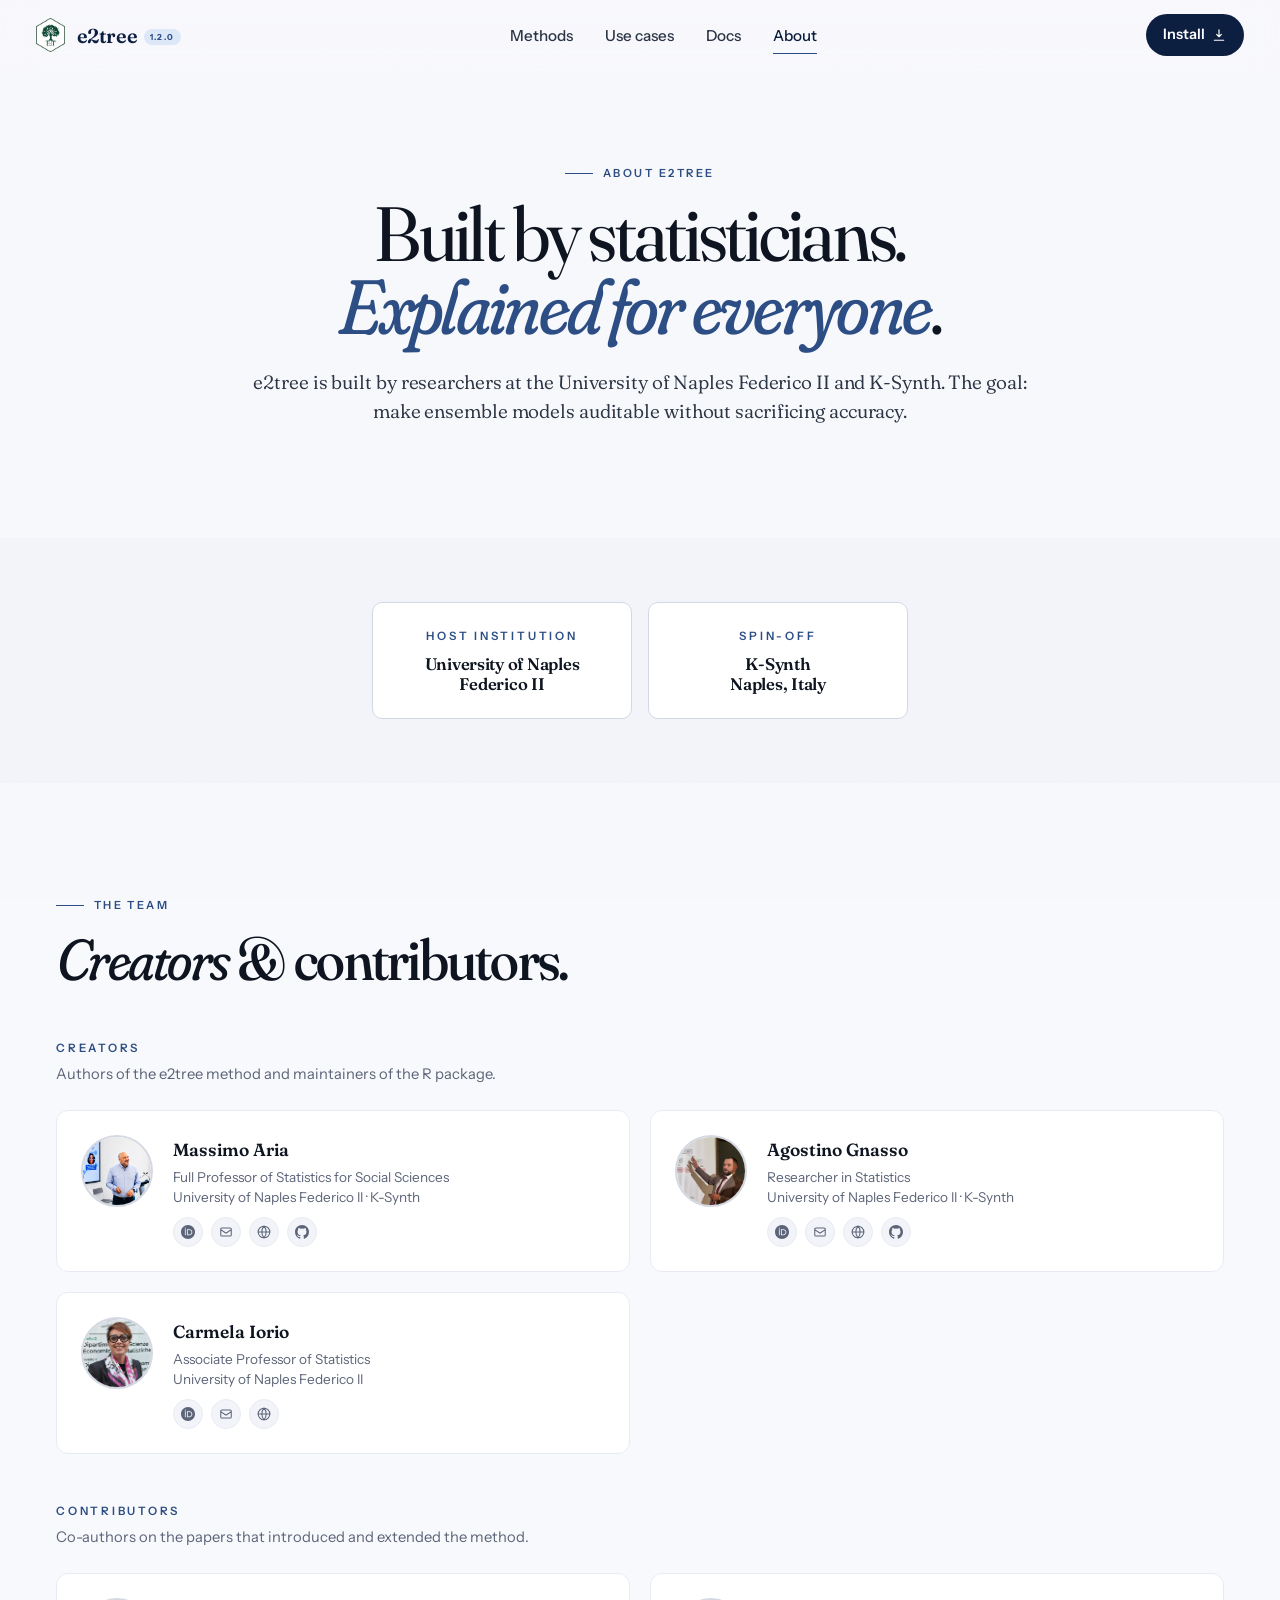
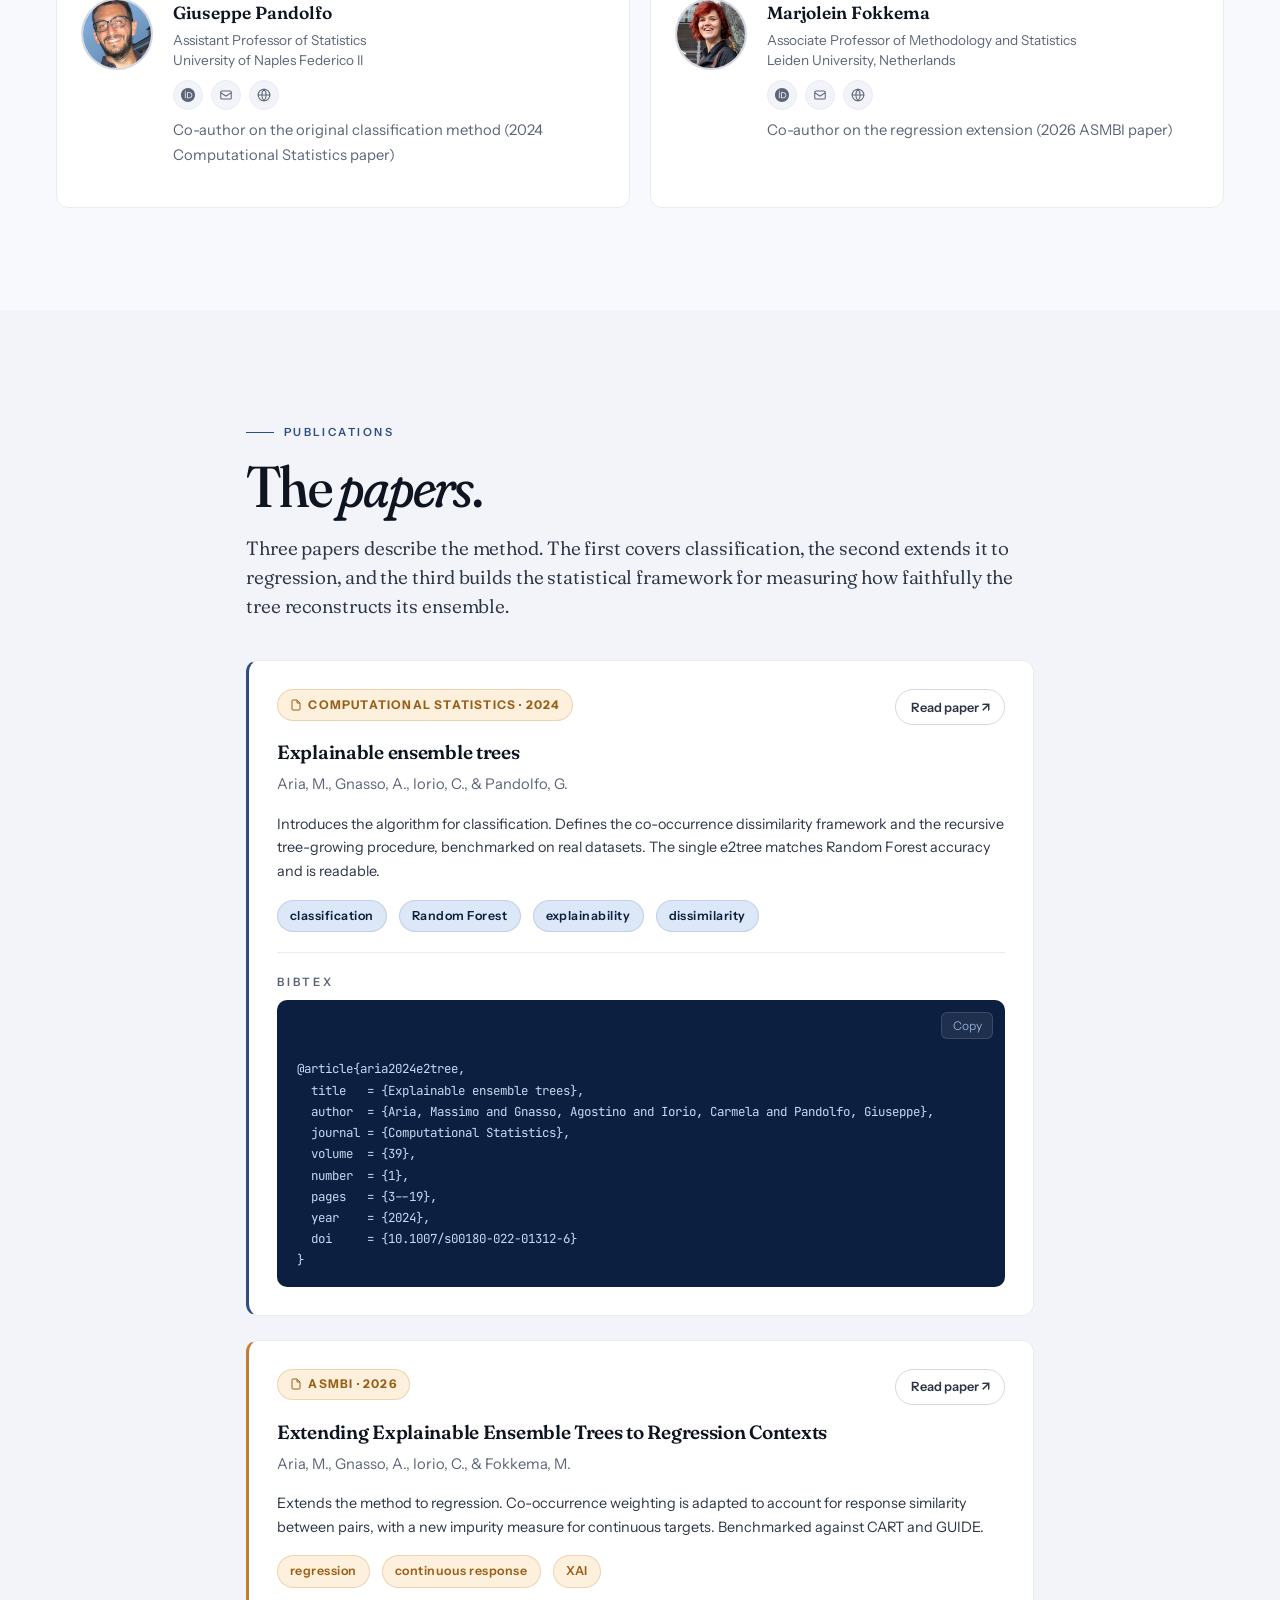
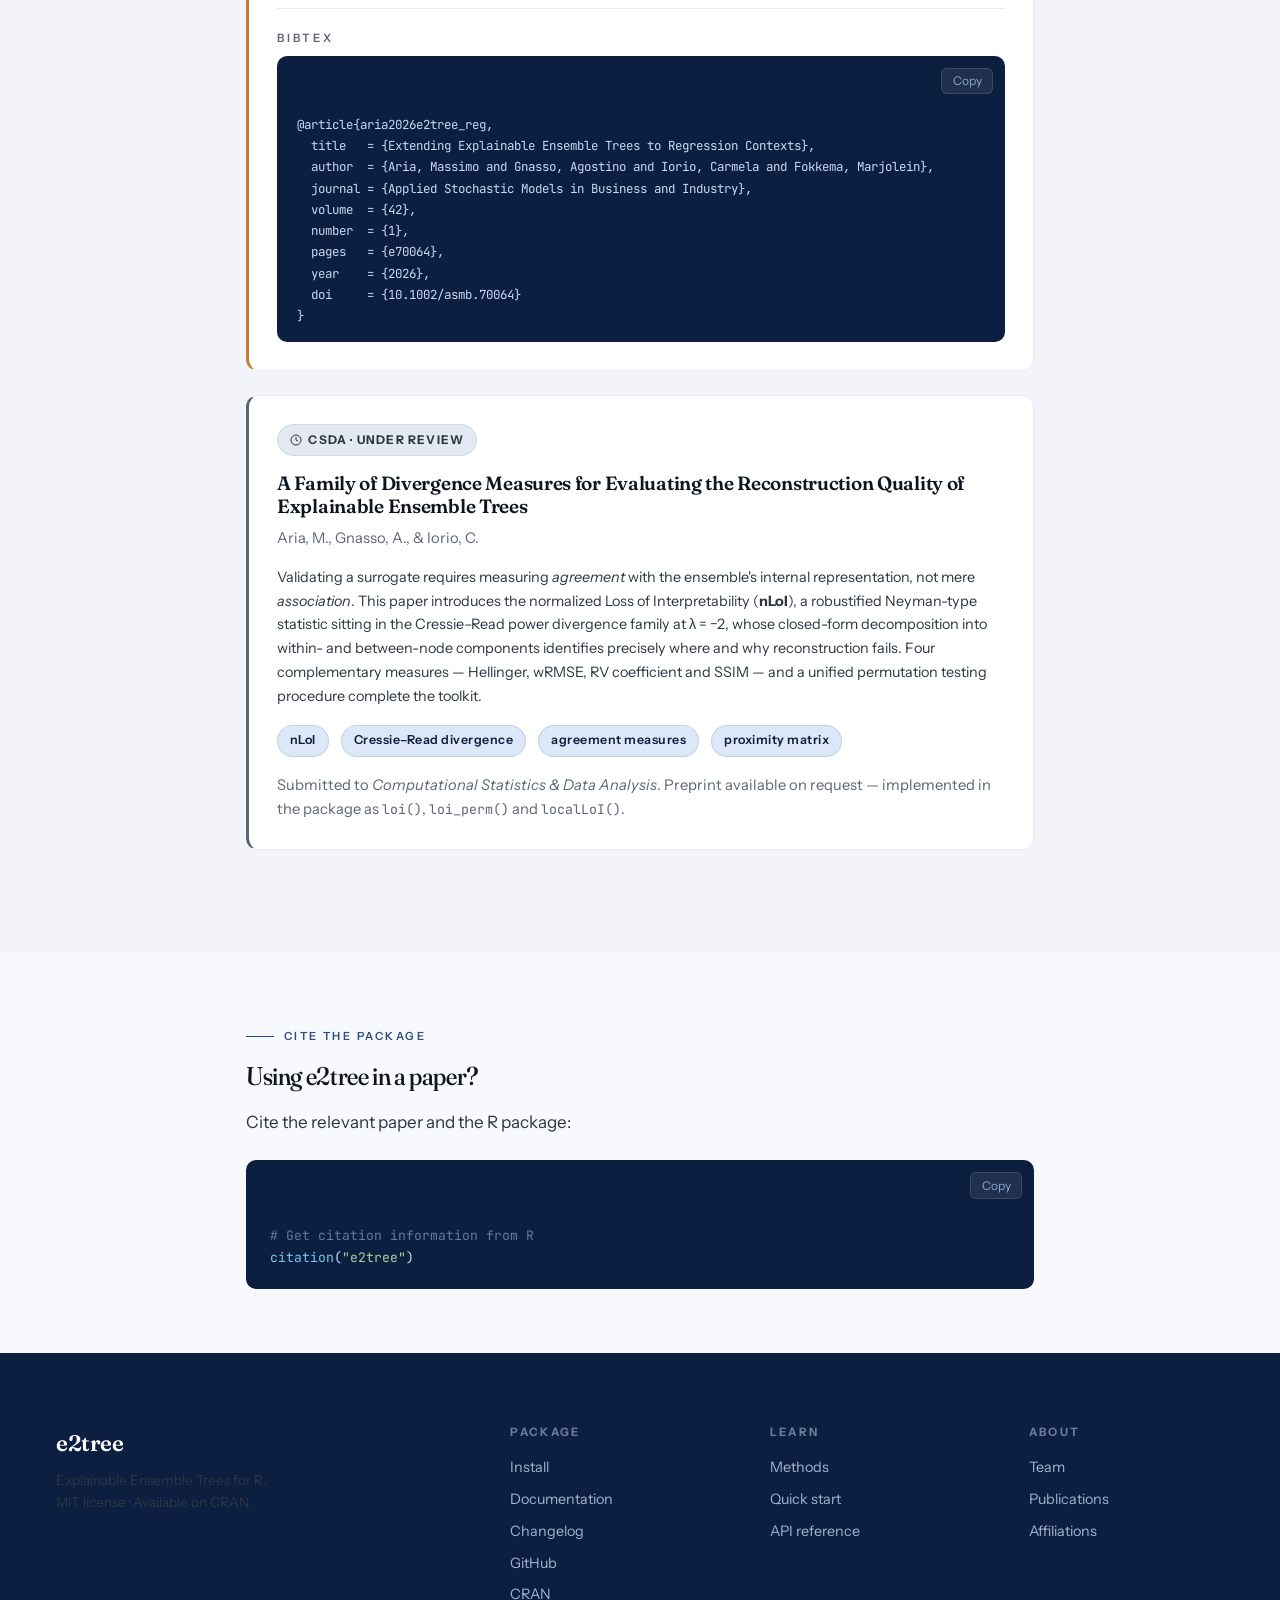
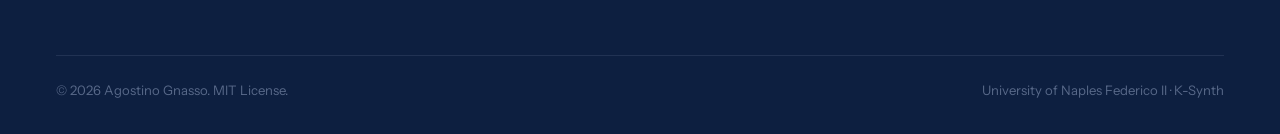
<file: about.html>
<!DOCTYPE html>
<html lang="en">
<head>
  <meta charset="UTF-8">
  <meta name="viewport" content="width=device-width, initial-scale=1.0, viewport-fit=cover">
  <meta name="theme-color" content="#0d1f40">
  <title>About · e2tree — Team &amp; Publications</title>
  <meta name="description" content="The team behind e2tree — researchers at the University of Naples Federico II and K-Synth. Publications in Computational Statistics, ASMBI, and under review at CSDA.">
  <link rel="canonical" href="https://e2tree.agostinognasso.com/about.html">
  <meta property="og:type" content="website">
  <meta property="og:site_name" content="e2tree">
  <meta property="og:title" content="About · e2tree — Team & Publications">
  <meta property="og:description" content="The team behind e2tree — researchers at the University of Naples Federico II and K-Synth. Publications in Computational Statistics, ASMBI, and under review at CSDA.">
  <meta property="og:url" content="https://e2tree.agostinognasso.com/about.html">
  <meta property="og:image" content="https://e2tree.agostinognasso.com/images/og-card.png">
  <meta property="og:image:width" content="1200">
  <meta property="og:image:height" content="630">
  <meta name="twitter:card" content="summary_large_image">
  <meta name="twitter:title" content="About · e2tree — Team & Publications">
  <meta name="twitter:description" content="The team behind e2tree — researchers at the University of Naples Federico II and K-Synth. Publications in Computational Statistics, ASMBI, and under review at CSDA.">
  <meta name="twitter:image" content="https://e2tree.agostinognasso.com/images/og-card.png">
  <link rel="icon" type="image/png" href="images/e2tree_logo.png">
  <link rel="apple-touch-icon" href="images/e2tree_logo.png">
  <link rel="preconnect" href="https://fonts.googleapis.com">
  <link rel="preconnect" href="https://fonts.gstatic.com" crossorigin>
  <link href="https://fonts.googleapis.com/css2?family=Fraunces:ital,opsz,wght,SOFT@0,9..144,300..700,0..100;1,9..144,300..700,0..100&family=Instrument+Sans:ital,wght@0,400..700;1,400..700&family=JetBrains+Mono:wght@400;500;600&display=swap" rel="stylesheet">
  <link rel="stylesheet" href="css/style.css">
</head>
<body>

<nav class="site-nav" aria-label="Primary">
  <div class="nav-inner">
    <a href="index.html" class="nav-brand">
      <img src="images/e2tree_logo.png" alt="e2tree logo">
      <span class="wordmark">e2tree<sup>1.2.0</sup></span>
    </a>
    <div class="nav-links">
      <a href="methods.html">Methods</a>
      <a href="usecases.html">Use cases</a>
      <a href="documentation.html">Docs</a>
      <a href="about.html">About</a>
    </div>
    <a href="documentation.html#install" class="nav-cta">
      Install
      <svg viewBox="0 0 24 24" fill="none" stroke="currentColor" stroke-width="2" stroke-linecap="round" stroke-linejoin="round"><path d="M12 3v12m0 0l-4-4m4 4l4-4M4 21h16"/></svg>
    </a>
    <button class="nav-burger" aria-label="Open menu" aria-expanded="false">
      <svg width="20" height="20" viewBox="0 0 24 24" fill="none" stroke="currentColor" stroke-width="2" stroke-linecap="round"><path d="M4 7h16M4 12h16M4 17h16"/></svg>
    </button>
  </div>
  <div class="mobile-menu" style="display:none">
    <a href="methods.html">Methods</a>
    <a href="usecases.html">Use cases</a>
    <a href="documentation.html">Docs</a>
    <a href="about.html">About</a>
    <a href="documentation.html#install">Install</a>
  </div>
</nav>

<!-- HERO -->
<section class="hero">
  <div class="container-narrow text-center">
    <span class="kicker fade-in" style="margin: 0 auto;">About e2tree</span>
    <h1 class="display-xl mt-4 fade-in">
      Built by statisticians.<br>
      <em class="italic-display" style="color:var(--e2-dark); font-weight:400">Explained for everyone</em>.
    </h1>
    <p class="lede mt-6 fade-in fade-in-delay-1">
      e2tree is built by researchers at the University of Naples Federico&nbsp;II and K-Synth. The goal: make ensemble models auditable without sacrificing accuracy.
    </p>
  </div>
</section>

<!-- AFFILIATIONS -->
<section id="affiliations" class="section-tight" style="background: var(--paper-warm);">
  <div class="container">
    <div style="display: flex; flex-wrap: wrap; gap: 1rem; justify-content: center;">
      <div class="card-outline text-center fade-in" style="flex: 0 1 260px;">
        <div class="eyebrow" style="color: var(--e2-dark);">Host institution</div>
        <h3 class="mt-2" style="font-family: var(--font-display); font-size: 1.05rem; font-variation-settings:'opsz' 30;">University of Naples<br>Federico II</h3>
      </div>
      <div class="card-outline text-center fade-in fade-in-delay-2" style="flex: 0 1 260px;">
        <div class="eyebrow" style="color: var(--e2-dark);">Spin-off</div>
        <h3 class="mt-2" style="font-family: var(--font-display); font-size: 1.05rem; font-variation-settings:'opsz' 30;">K-Synth<br>Naples, Italy</h3>
      </div>
    </div>
  </div>
</section>

<!-- TEAM -->
<section>
  <div class="container">
    <span class="kicker fade-in">The team</span>
    <h2 class="display-lg mt-4 fade-in">
      <em class="italic-display" style="font-weight:400">Creators</em> &amp; contributors.
    </h2>

    <div class="eyebrow mt-12 fade-in" style="color: var(--e2-dark);">Creators</div>
    <p class="small fade-in" style="max-width: 40em; margin-top: -.25rem;">
      Authors of the e2tree method and maintainers of the R package.
    </p>

    <div class="grid grid-2 mt-6" style="gap: 1.25rem;">

      <!-- Massimo Aria -->
      <div class="person fade-in">
        <img src="images/persons/massimoaria.jpg" alt="Massimo Aria" class="person-avatar">
        <div>
          <div class="person-name">Massimo Aria</div>
          <div class="person-role">Full Professor of Statistics for Social Sciences<br>University of Naples Federico II · K-Synth</div>
          <div class="person-links">
            <a href="https://orcid.org/0000-0002-8517-9411" target="_blank" rel="noopener" aria-label="ORCID" class="orcid-link" title="ORCID: 0000-0002-8517-9411">
              <svg viewBox="0 0 24 24" fill="currentColor"><path d="M12 0C5.372 0 0 5.372 0 12s5.372 12 12 12 12-5.372 12-12S18.628 0 12 0zM7.369 4.378c.525 0 .947.431.947.947s-.422.947-.947.947a.95.95 0 01-.947-.947c0-.525.422-.947.947-.947zm-.722 3.038h1.444v10.041H6.647V7.416zm3.562 0h3.9c3.712 0 5.344 2.653 5.344 5.025 0 2.578-2.016 5.025-5.325 5.025h-3.919V7.416zm1.444 1.303v7.444h2.297c3.272 0 4.022-2.484 4.022-3.722 0-2.016-1.284-3.722-4.097-3.722h-2.222z"/></svg>
            </a>
            <a href="mailto:aria@unina.it" aria-label="Email">
              <svg viewBox="0 0 24 24" fill="none" stroke="currentColor" stroke-width="1.8" stroke-linecap="round"><path d="M3 8l7.89 5.26a2 2 0 002.22 0L21 8M5 19h14a2 2 0 002-2V7a2 2 0 00-2-2H5a2 2 0 00-2 2v10a2 2 0 002 2z"/></svg>
            </a>
            <a href="https://massimoaria.com" target="_blank" rel="noopener" aria-label="Website">
              <svg viewBox="0 0 24 24" fill="none" stroke="currentColor" stroke-width="1.8" stroke-linecap="round"><circle cx="12" cy="12" r="10"/><path d="M2 12h20M12 2a15.3 15.3 0 010 20M12 2a15.3 15.3 0 000 20"/></svg>
            </a>
            <a href="https://github.com/massimoaria" target="_blank" rel="noopener" aria-label="GitHub">
              <svg viewBox="0 0 24 24" fill="currentColor"><path d="M12 0C5.37 0 0 5.37 0 12c0 5.3 3.44 9.8 8.21 11.4.6.1.82-.26.82-.58v-2.17c-3.34.73-4.04-1.42-4.04-1.42-.55-1.39-1.33-1.76-1.33-1.76-1.09-.75.08-.73.08-.73 1.2.08 1.84 1.24 1.84 1.24 1.07 1.83 2.81 1.3 3.5 1 .11-.78.42-1.3.76-1.6-2.66-.3-5.47-1.33-5.47-5.93 0-1.31.47-2.38 1.24-3.22-.13-.3-.54-1.52.12-3.17 0 0 1.01-.32 3.3 1.23a11.5 11.5 0 016 0c2.29-1.55 3.3-1.23 3.3-1.23.66 1.65.25 2.87.12 3.17.77.84 1.24 1.91 1.24 3.22 0 4.61-2.81 5.62-5.48 5.92.43.37.82 1.1.82 2.22v3.29c0 .32.22.7.83.58C20.56 21.8 24 17.3 24 12 24 5.37 18.63 0 12 0z"/></svg>
            </a>
          </div>
        </div>
      </div>

      <!-- Agostino Gnasso -->
      <div class="person fade-in fade-in-delay-1">
        <img src="images/persons/agostinognasso.jpg" alt="Agostino Gnasso" class="person-avatar">
        <div>
          <div class="person-name">Agostino Gnasso</div>
          <div class="person-role">Researcher in Statistics<br>University of Naples Federico II · K-Synth</div>
          <div class="person-links">
            <a href="https://orcid.org/0000-0002-8046-3923" target="_blank" rel="noopener" aria-label="ORCID" class="orcid-link" title="ORCID: 0000-0002-8046-3923">
              <svg viewBox="0 0 24 24" fill="currentColor"><path d="M12 0C5.372 0 0 5.372 0 12s5.372 12 12 12 12-5.372 12-12S18.628 0 12 0zM7.369 4.378c.525 0 .947.431.947.947s-.422.947-.947.947a.95.95 0 01-.947-.947c0-.525.422-.947.947-.947zm-.722 3.038h1.444v10.041H6.647V7.416zm3.562 0h3.9c3.712 0 5.344 2.653 5.344 5.025 0 2.578-2.016 5.025-5.325 5.025h-3.919V7.416zm1.444 1.303v7.444h2.297c3.272 0 4.022-2.484 4.022-3.722 0-2.016-1.284-3.722-4.097-3.722h-2.222z"/></svg>
            </a>
            <a href="mailto:Agostino.gnasso@unina.it" aria-label="Email">
              <svg viewBox="0 0 24 24" fill="none" stroke="currentColor" stroke-width="1.8" stroke-linecap="round"><path d="M3 8l7.89 5.26a2 2 0 002.22 0L21 8M5 19h14a2 2 0 002-2V7a2 2 0 00-2-2H5a2 2 0 00-2 2v10a2 2 0 002 2z"/></svg>
            </a>
            <a href="https://agostinognasso.com/" target="_blank" rel="noopener" aria-label="Website">
              <svg viewBox="0 0 24 24" fill="none" stroke="currentColor" stroke-width="1.8" stroke-linecap="round"><circle cx="12" cy="12" r="10"/><path d="M2 12h20M12 2a15.3 15.3 0 010 20M12 2a15.3 15.3 0 000 20"/></svg>
            </a>
            <a href="https://github.com/agostinognasso" target="_blank" rel="noopener" aria-label="GitHub">
              <svg viewBox="0 0 24 24" fill="currentColor"><path d="M12 0C5.37 0 0 5.37 0 12c0 5.3 3.44 9.8 8.21 11.4.6.1.82-.26.82-.58v-2.17c-3.34.73-4.04-1.42-4.04-1.42-.55-1.39-1.33-1.76-1.33-1.76-1.09-.75.08-.73.08-.73 1.2.08 1.84 1.24 1.84 1.24 1.07 1.83 2.81 1.3 3.5 1 .11-.78.42-1.3.76-1.6-2.66-.3-5.47-1.33-5.47-5.93 0-1.31.47-2.38 1.24-3.22-.13-.3-.54-1.52.12-3.17 0 0 1.01-.32 3.3 1.23a11.5 11.5 0 016 0c2.29-1.55 3.3-1.23 3.3-1.23.66 1.65.25 2.87.12 3.17.77.84 1.24 1.91 1.24 3.22 0 4.61-2.81 5.62-5.48 5.92.43.37.82 1.1.82 2.22v3.29c0 .32.22.7.83.58C20.56 21.8 24 17.3 24 12 24 5.37 18.63 0 12 0z"/></svg>
            </a>
          </div>
        </div>
      </div>

      <!-- Carmela Iorio -->
      <div class="person fade-in">
        <img src="images/persons/carmelaiorio.jpeg" alt="Carmela Iorio" class="person-avatar">
        <div>
          <div class="person-name">Carmela Iorio</div>
          <div class="person-role">Associate Professor of Statistics<br>University of Naples Federico II</div>
          <div class="person-links">
            <a href="https://orcid.org/0000-0001-5622-4124" target="_blank" rel="noopener" aria-label="ORCID" class="orcid-link" title="ORCID: 0000-0001-5622-4124">
              <svg viewBox="0 0 24 24" fill="currentColor"><path d="M12 0C5.372 0 0 5.372 0 12s5.372 12 12 12 12-5.372 12-12S18.628 0 12 0zM7.369 4.378c.525 0 .947.431.947.947s-.422.947-.947.947a.95.95 0 01-.947-.947c0-.525.422-.947.947-.947zm-.722 3.038h1.444v10.041H6.647V7.416zm3.562 0h3.9c3.712 0 5.344 2.653 5.344 5.025 0 2.578-2.016 5.025-5.325 5.025h-3.919V7.416zm1.444 1.303v7.444h2.297c3.272 0 4.022-2.484 4.022-3.722 0-2.016-1.284-3.722-4.097-3.722h-2.222z"/></svg>
            </a>
            <a href="mailto:carmela.iorio@unina.it" aria-label="Email">
              <svg viewBox="0 0 24 24" fill="none" stroke="currentColor" stroke-width="1.8" stroke-linecap="round"><path d="M3 8l7.89 5.26a2 2 0 002.22 0L21 8M5 19h14a2 2 0 002-2V7a2 2 0 00-2-2H5a2 2 0 00-2 2v10a2 2 0 002 2z"/></svg>
            </a>
            <a href="https://www.docenti.unina.it/teacher/4341524d454c41494f52494f52494f434d4c38354336324638333951/profile/references" target="_blank" rel="noopener" aria-label="Website">
              <svg viewBox="0 0 24 24" fill="none" stroke="currentColor" stroke-width="1.8" stroke-linecap="round"><circle cx="12" cy="12" r="10"/><path d="M2 12h20M12 2a15.3 15.3 0 010 20M12 2a15.3 15.3 0 000 20"/></svg>
            </a>
          </div>
        </div>
      </div>

    </div>

    <div class="eyebrow mt-12 fade-in" style="color: var(--e2-dark);">Contributors</div>
    <p class="small fade-in" style="max-width: 40em; margin-top: -.25rem;">
      Co-authors on the papers that introduced and extended the method.
    </p>

    <div class="grid grid-2 mt-6" style="gap: 1.25rem;">

      <!-- Giuseppe Pandolfo (classification paper) -->
      <div class="person fade-in">
        <img src="images/persons/giuseppepandolfo.jpeg" alt="Giuseppe Pandolfo" class="person-avatar">
        <div>
          <div class="person-name">Giuseppe Pandolfo</div>
          <div class="person-role">Assistant Professor of Statistics<br>University of Naples Federico II</div>
          <div class="person-links">
            <a href="https://orcid.org/0000-0003-3668-0389" target="_blank" rel="noopener" aria-label="ORCID" class="orcid-link" title="ORCID: 0000-0003-3668-0389">
              <svg viewBox="0 0 24 24" fill="currentColor"><path d="M12 0C5.372 0 0 5.372 0 12s5.372 12 12 12 12-5.372 12-12S18.628 0 12 0zM7.369 4.378c.525 0 .947.431.947.947s-.422.947-.947.947a.95.95 0 01-.947-.947c0-.525.422-.947.947-.947zm-.722 3.038h1.444v10.041H6.647V7.416zm3.562 0h3.9c3.712 0 5.344 2.653 5.344 5.025 0 2.578-2.016 5.025-5.325 5.025h-3.919V7.416zm1.444 1.303v7.444h2.297c3.272 0 4.022-2.484 4.022-3.722 0-2.016-1.284-3.722-4.097-3.722h-2.222z"/></svg>
            </a>
            <a href="mailto:giuseppe.pandolfo@unina.it" aria-label="Email">
              <svg viewBox="0 0 24 24" fill="none" stroke="currentColor" stroke-width="1.8" stroke-linecap="round"><path d="M3 8l7.89 5.26a2 2 0 002.22 0L21 8M5 19h14a2 2 0 002-2V7a2 2 0 00-2-2H5a2 2 0 00-2 2v10a2 2 0 002 2z"/></svg>
            </a>
            <a href="https://www.docenti.unina.it/teacher/474955534550504550414e444f4c464f504e4447505038335231364437303843/profile/references" target="_blank" rel="noopener" aria-label="Website">
              <svg viewBox="0 0 24 24" fill="none" stroke="currentColor" stroke-width="1.8" stroke-linecap="round"><circle cx="12" cy="12" r="10"/><path d="M2 12h20M12 2a15.3 15.3 0 010 20M12 2a15.3 15.3 0 000 20"/></svg>
            </a>
          </div>
          <p class="small mt-2" style="color: var(--ink-muted);">Co-author on the original classification method (2024 Computational Statistics paper)</p>
        </div>
      </div>

      <!-- Marjolein Fokkema (regression paper) -->
      <div class="person fade-in fade-in-delay-1">
        <img src="images/persons/marjoleinfokkema.jpeg" alt="Marjolein Fokkema" class="person-avatar">
        <div>
          <div class="person-name">Marjolein Fokkema</div>
          <div class="person-role">Associate Professor of Methodology and Statistics<br>Leiden University, Netherlands</div>
          <div class="person-links">
            <a href="https://orcid.org/0000-0002-9252-8325" target="_blank" rel="noopener" aria-label="ORCID" class="orcid-link" title="ORCID: 0000-0002-9252-8325">
              <svg viewBox="0 0 24 24" fill="currentColor"><path d="M12 0C5.372 0 0 5.372 0 12s5.372 12 12 12 12-5.372 12-12S18.628 0 12 0zM7.369 4.378c.525 0 .947.431.947.947s-.422.947-.947.947a.95.95 0 01-.947-.947c0-.525.422-.947.947-.947zm-.722 3.038h1.444v10.041H6.647V7.416zm3.562 0h3.9c3.712 0 5.344 2.653 5.344 5.025 0 2.578-2.016 5.025-5.325 5.025h-3.919V7.416zm1.444 1.303v7.444h2.297c3.272 0 4.022-2.484 4.022-3.722 0-2.016-1.284-3.722-4.097-3.722h-2.222z"/></svg>
            </a>
            <a href="mailto:m.fokkema@fsw.leidenuniv.nl" aria-label="Email">
              <svg viewBox="0 0 24 24" fill="none" stroke="currentColor" stroke-width="1.8" stroke-linecap="round"><path d="M3 8l7.89 5.26a2 2 0 002.22 0L21 8M5 19h14a2 2 0 002-2V7a2 2 0 00-2-2H5a2 2 0 00-2 2v10a2 2 0 002 2z"/></svg>
            </a>
            <a href="https://www.marjoleinfokkema.nl/" target="_blank" rel="noopener" aria-label="Website">
              <svg viewBox="0 0 24 24" fill="none" stroke="currentColor" stroke-width="1.8" stroke-linecap="round"><circle cx="12" cy="12" r="10"/><path d="M2 12h20M12 2a15.3 15.3 0 010 20M12 2a15.3 15.3 0 000 20"/></svg>
            </a>
          </div>
          <p class="small mt-2" style="color: var(--ink-muted);">Co-author on the regression extension (2026 ASMBI paper)</p>
        </div>
      </div>

    </div>
  </div>
</section>

<!-- PUBLICATIONS -->
<section id="papers" style="background: var(--paper-warm);">
  <div class="container-narrow">
    <span class="kicker fade-in">Publications</span>
    <h2 class="display-lg mt-4 fade-in">
      The <em class="italic-display" style="font-weight:400">papers</em>.
    </h2>
    <p class="lede mt-4 fade-in fade-in-delay-1">
      Three papers describe the method. The first covers classification, the second extends it to regression, and the third builds the statistical framework for measuring how faithfully the tree reconstructs its ensemble.
    </p>

    <div style="margin-top: 2.5rem; display: flex; flex-direction: column; gap: 1.5rem;">

      <!-- Paper 1 -->
      <div class="card fade-in" style="border-left: 3px solid var(--e2-dark);">
        <div class="flex justify-between items-start" style="flex-wrap: wrap; gap: 1rem;">
          <span class="paper-badge">
            <svg width="12" height="12" viewBox="0 0 24 24" fill="none" stroke="currentColor" stroke-width="2"><path d="M14 2H6a2 2 0 0 0-2 2v16a2 2 0 0 0 2 2h12a2 2 0 0 0 2-2V8z"/><path d="M14 2v6h6"/></svg>
            Computational Statistics · 2024
          </span>
          <a href="https://doi.org/10.1007/s00180-022-01312-6" target="_blank" rel="noopener" class="btn btn-ghost" style="padding: .4rem .9rem; font-size: .8rem;">
            Read paper ↗
          </a>
        </div>
        <h3 class="mt-4" style="font-family: var(--font-display); font-size: 1.2rem; font-variation-settings:'opsz' 30, 'SOFT' 40;">Explainable ensemble trees</h3>
        <p class="mt-2" style="font-size: .92rem; color: var(--ink-muted);">Aria, M., Gnasso, A., Iorio, C., &amp; Pandolfo, G.</p>
        <p class="mt-3" style="font-size: .9rem;">
          Introduces the algorithm for classification. Defines the co-occurrence dissimilarity framework and the recursive tree-growing procedure, benchmarked on real datasets. The single e2tree matches Random Forest accuracy and is readable.
        </p>
        <div class="flex gap-3 mt-4" style="flex-wrap: wrap;">
          <span class="pill">classification</span>
          <span class="pill">Random Forest</span>
          <span class="pill">explainability</span>
          <span class="pill">dissimilarity</span>
        </div>
        <div style="margin-top: 1.25rem; padding-top: 1.25rem; border-top: 1px solid var(--rule-soft);">
          <div class="eyebrow">BibTeX</div>
          <div class="code-block" style="margin-top: .5rem; padding: 1rem 1.25rem; font-size: .78rem;">
            <button class="copy-btn">Copy</button>
@article{aria2024e2tree,
  title   = {Explainable ensemble trees},
  author  = {Aria, Massimo and Gnasso, Agostino and Iorio, Carmela and Pandolfo, Giuseppe},
  journal = {Computational Statistics},
  volume  = {39},
  number  = {1},
  pages   = {3--19},
  year    = {2024},
  doi     = {10.1007/s00180-022-01312-6}
}</div>
        </div>
      </div>

      <!-- Paper 2 -->
      <div class="card fade-in fade-in-delay-1" style="border-left: 3px solid var(--amber);">
        <div class="flex justify-between items-start" style="flex-wrap: wrap; gap: 1rem;">
          <span class="paper-badge">
            <svg width="12" height="12" viewBox="0 0 24 24" fill="none" stroke="currentColor" stroke-width="2"><path d="M14 2H6a2 2 0 0 0-2 2v16a2 2 0 0 0 2 2h12a2 2 0 0 0 2-2V8z"/><path d="M14 2v6h6"/></svg>
            ASMBI · 2026
          </span>
          <a href="https://doi.org/10.1002/asmb.70064" target="_blank" rel="noopener" class="btn btn-ghost" style="padding: .4rem .9rem; font-size: .8rem;">
            Read paper ↗
          </a>
        </div>
        <h3 class="mt-4" style="font-family: var(--font-display); font-size: 1.2rem; font-variation-settings:'opsz' 30, 'SOFT' 40;">Extending Explainable Ensemble Trees to Regression Contexts</h3>
        <p class="mt-2" style="font-size: .92rem; color: var(--ink-muted);">Aria, M., Gnasso, A., Iorio, C., &amp; Fokkema, M.</p>
        <p class="mt-3" style="font-size: .9rem;">
          Extends the method to regression. Co-occurrence weighting is adapted to account for response similarity between pairs, with a new impurity measure for continuous targets. Benchmarked against CART and GUIDE.
        </p>
        <div class="flex gap-3 mt-4" style="flex-wrap: wrap;">
          <span class="pill pill-amber">regression</span>
          <span class="pill pill-amber">continuous response</span>
          <span class="pill pill-amber">XAI</span>
        </div>
        <div style="margin-top: 1.25rem; padding-top: 1.25rem; border-top: 1px solid var(--rule-soft);">
          <div class="eyebrow">BibTeX</div>
          <div class="code-block" style="margin-top: .5rem; padding: 1rem 1.25rem; font-size: .78rem;">
            <button class="copy-btn">Copy</button>
@article{aria2026e2tree_reg,
  title   = {Extending Explainable Ensemble Trees to Regression Contexts},
  author  = {Aria, Massimo and Gnasso, Agostino and Iorio, Carmela and Fokkema, Marjolein},
  journal = {Applied Stochastic Models in Business and Industry},
  volume  = {42},
  number  = {1},
  pages   = {e70064},
  year    = {2026},
  doi     = {10.1002/asmb.70064}
}</div>
        </div>
      </div>

      <!-- Paper 3 — under review -->
      <div class="card fade-in" style="border-left: 3px solid var(--ink-muted); border-style: solid;">
        <div class="flex justify-between items-start" style="flex-wrap: wrap; gap: 1rem;">
          <span class="paper-badge" style="background: var(--paper-deep); color: var(--ink-soft); border-color: var(--rule);">
            <svg width="12" height="12" viewBox="0 0 24 24" fill="none" stroke="currentColor" stroke-width="2"><circle cx="12" cy="12" r="10"/><path d="M12 6v6l4 2"/></svg>
            CSDA · Under review
          </span>
        </div>
        <h3 class="mt-4" style="font-family: var(--font-display); font-size: 1.2rem; font-variation-settings:'opsz' 30, 'SOFT' 40;">A Family of Divergence Measures for Evaluating the Reconstruction Quality of Explainable Ensemble Trees</h3>
        <p class="mt-2" style="font-size: .92rem; color: var(--ink-muted);">Aria, M., Gnasso, A., &amp; Iorio, C.</p>
        <p class="mt-3" style="font-size: .9rem;">
          Validating a surrogate requires measuring <em>agreement</em> with the ensemble's internal representation, not mere <em>association</em>. This paper introduces the normalized Loss of Interpretability (<strong>nLoI</strong>), a robustified Neyman-type statistic sitting in the Cressie&ndash;Read power divergence family at λ&nbsp;=&nbsp;&minus;2, whose closed-form decomposition into within- and between-node components identifies precisely where and why reconstruction fails. Four complementary measures &mdash; Hellinger, wRMSE, RV coefficient and SSIM &mdash; and a unified permutation testing procedure complete the toolkit.
        </p>
        <div class="flex gap-3 mt-4" style="flex-wrap: wrap;">
          <span class="pill">nLoI</span>
          <span class="pill">Cressie&ndash;Read divergence</span>
          <span class="pill">agreement measures</span>
          <span class="pill">proximity matrix</span>
        </div>
        <p class="small mt-4" style="margin-bottom: 0;">
          Submitted to <em>Computational Statistics &amp; Data Analysis</em>. Preprint available on request &mdash; implemented in the package as <code style="font-family:var(--font-mono);font-size:.9em;">loi()</code>, <code style="font-family:var(--font-mono);font-size:.9em;">loi_perm()</code> and <code style="font-family:var(--font-mono);font-size:.9em;">localLoI()</code>.
        </p>
      </div>

    </div>
  </div>
</section>

<!-- CITE THE SOFTWARE -->
<section class="section-tight">
  <div class="container-narrow">
    <span class="kicker fade-in">Cite the package</span>
    <h2 class="display-sm mt-4 fade-in">Using e2tree in a paper?</h2>
    <p class="mt-4 fade-in fade-in-delay-1">Cite the relevant paper and the R package:</p>
    <div class="code-block mt-6 fade-in fade-in-delay-2" style="font-size: .82rem; padding: 1.25rem 1.5rem;">
      <button class="copy-btn">Copy</button>
<span class="comment"># Get citation information from R</span>
<span class="fn">citation</span>(<span class="str">"e2tree"</span>)</div>
  </div>
</section>

<!-- FOOTER -->
<footer>
  <div class="container">
    <div class="footer-grid">
      <div class="footer-brand">
        <div class="wordmark">e2tree</div>
        <p class="footer-tagline">Explainable Ensemble Trees for R.<br>MIT license · Available on CRAN.</p>
      </div>
      <div class="footer-col">
        <h4>Package</h4>
        <ul>
          <li><a href="documentation.html#install">Install</a></li>
          <li><a href="documentation.html">Documentation</a></li>
          <li><a href="news.html">Changelog</a></li>
          <li><a href="https://github.com/massimoaria/e2tree" target="_blank" rel="noopener">GitHub</a></li>
          <li><a href="https://cran.r-project.org/package=e2tree" target="_blank" rel="noopener">CRAN</a></li>
        </ul>
      </div>
      <div class="footer-col">
        <h4>Learn</h4>
        <ul>
          <li><a href="methods.html">Methods</a></li>
          <li><a href="documentation.html#quickstart">Quick start</a></li>
          <li><a href="documentation.html#api-createDisMatrix">API reference</a></li>
        </ul>
      </div>
      <div class="footer-col">
        <h4>About</h4>
        <ul>
          <li><a href="about.html">Team</a></li>
          <li><a href="#papers">Publications</a></li>
          <li><a href="#affiliations">Affiliations</a></li>
        </ul>
      </div>
    </div>
    <div class="footer-bottom">
      <span>&copy; 2026 Agostino Gnasso. MIT License.</span>
      <span>University of Naples Federico II · K-Synth</span>
    </div>
  </div>
</footer>

<script src="js/main.js"></script>
</body>
</html>
</file>
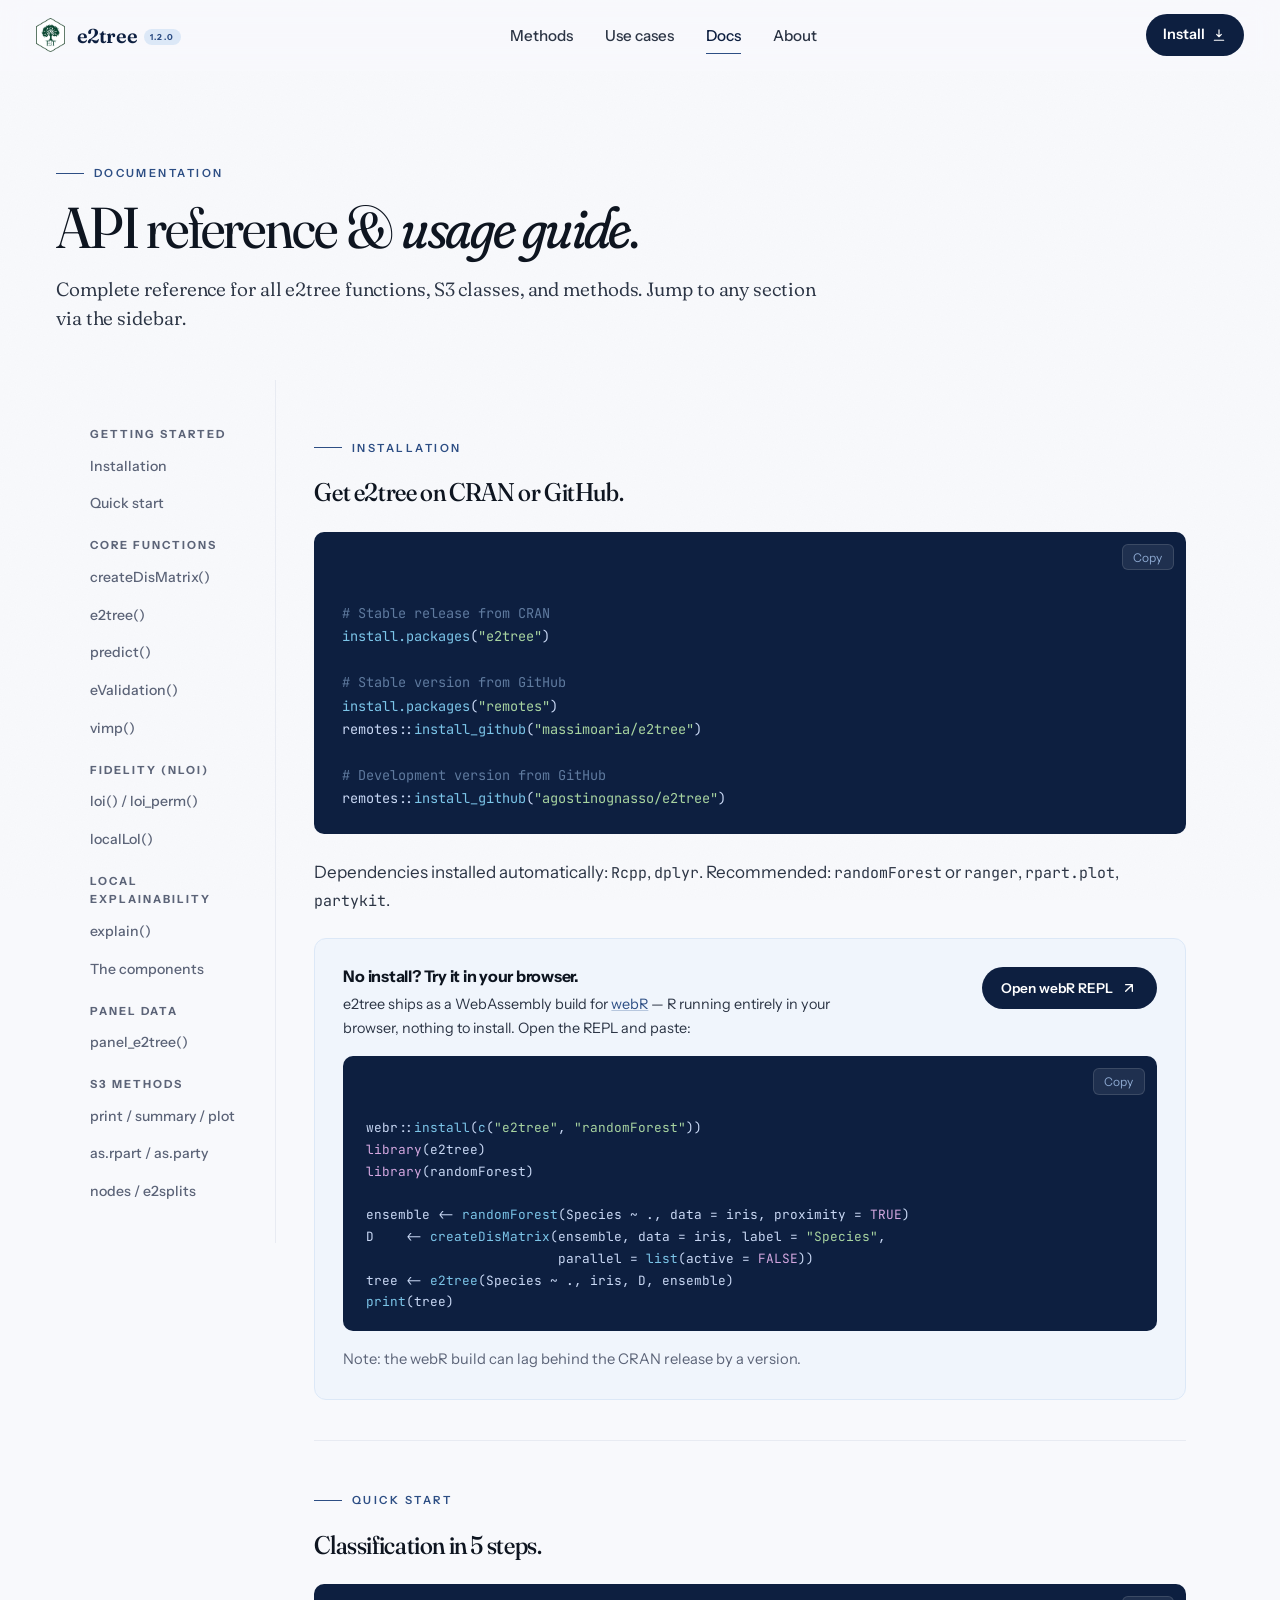
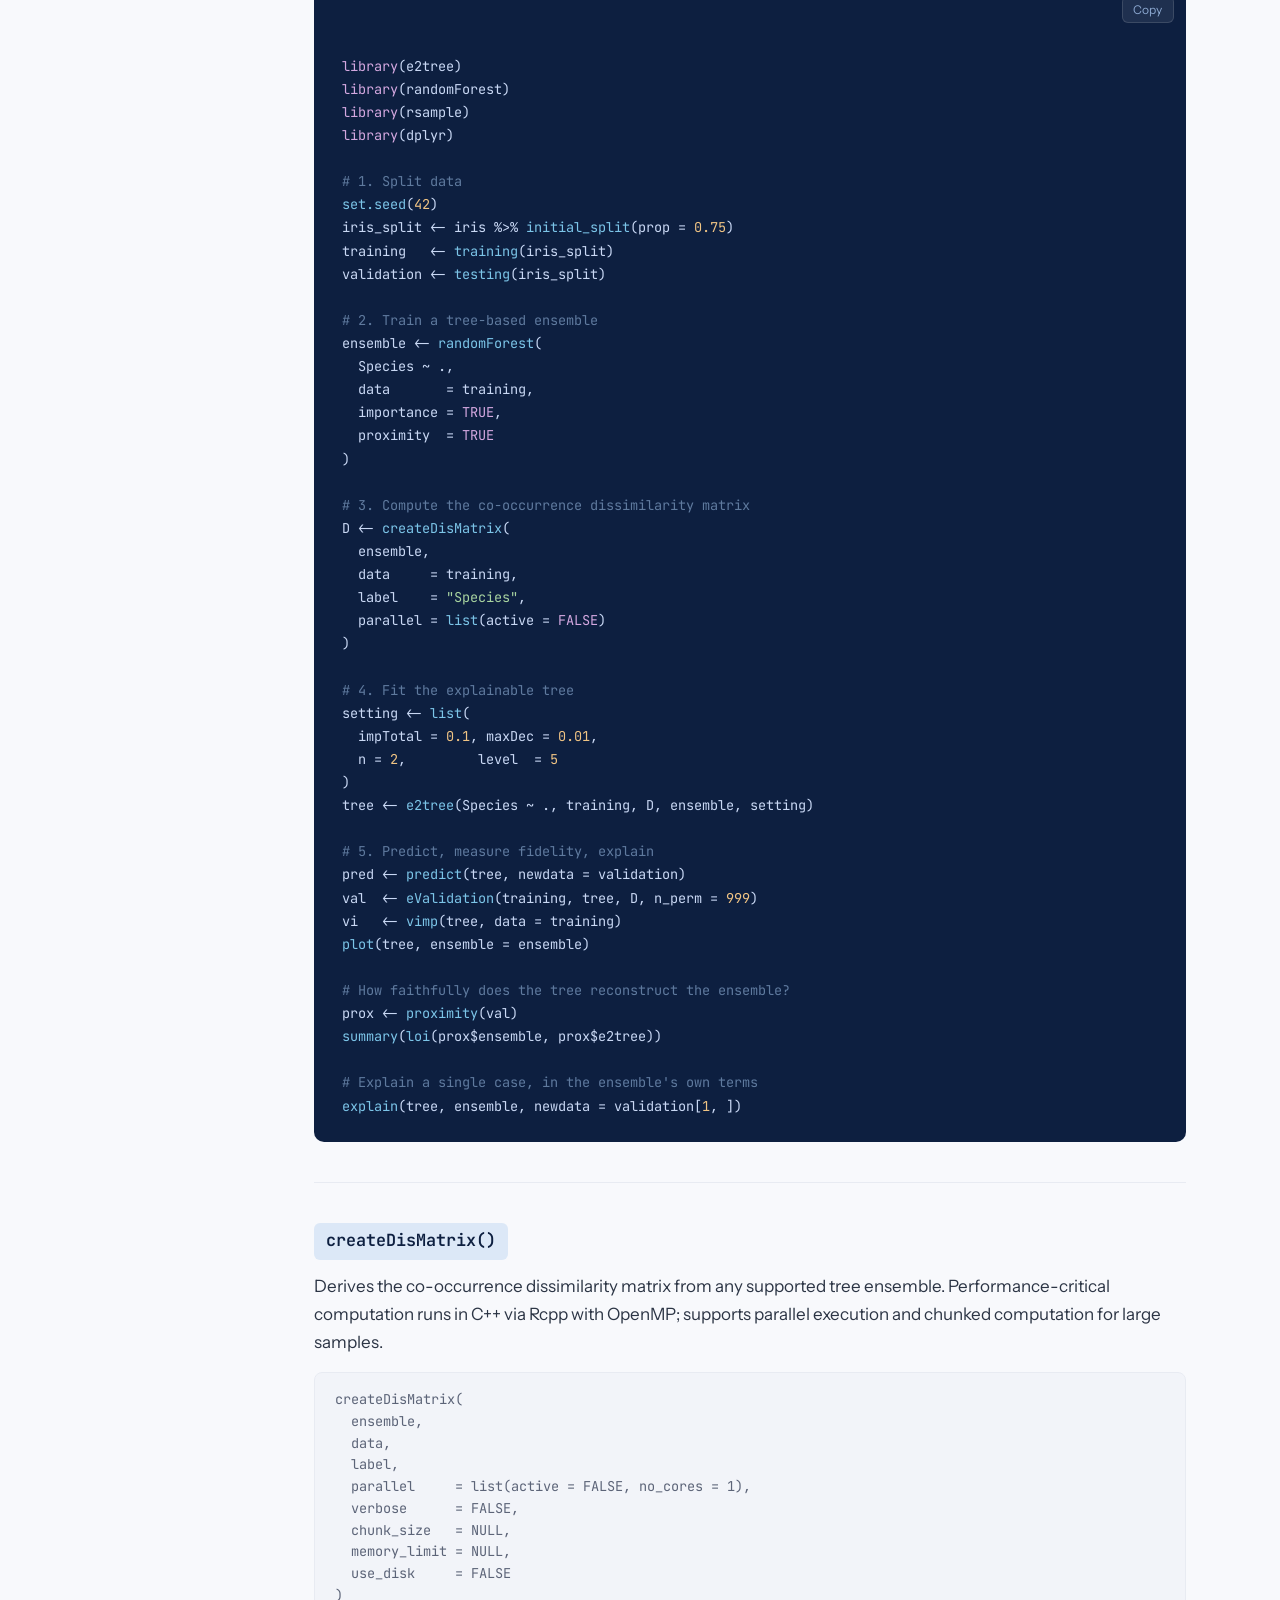
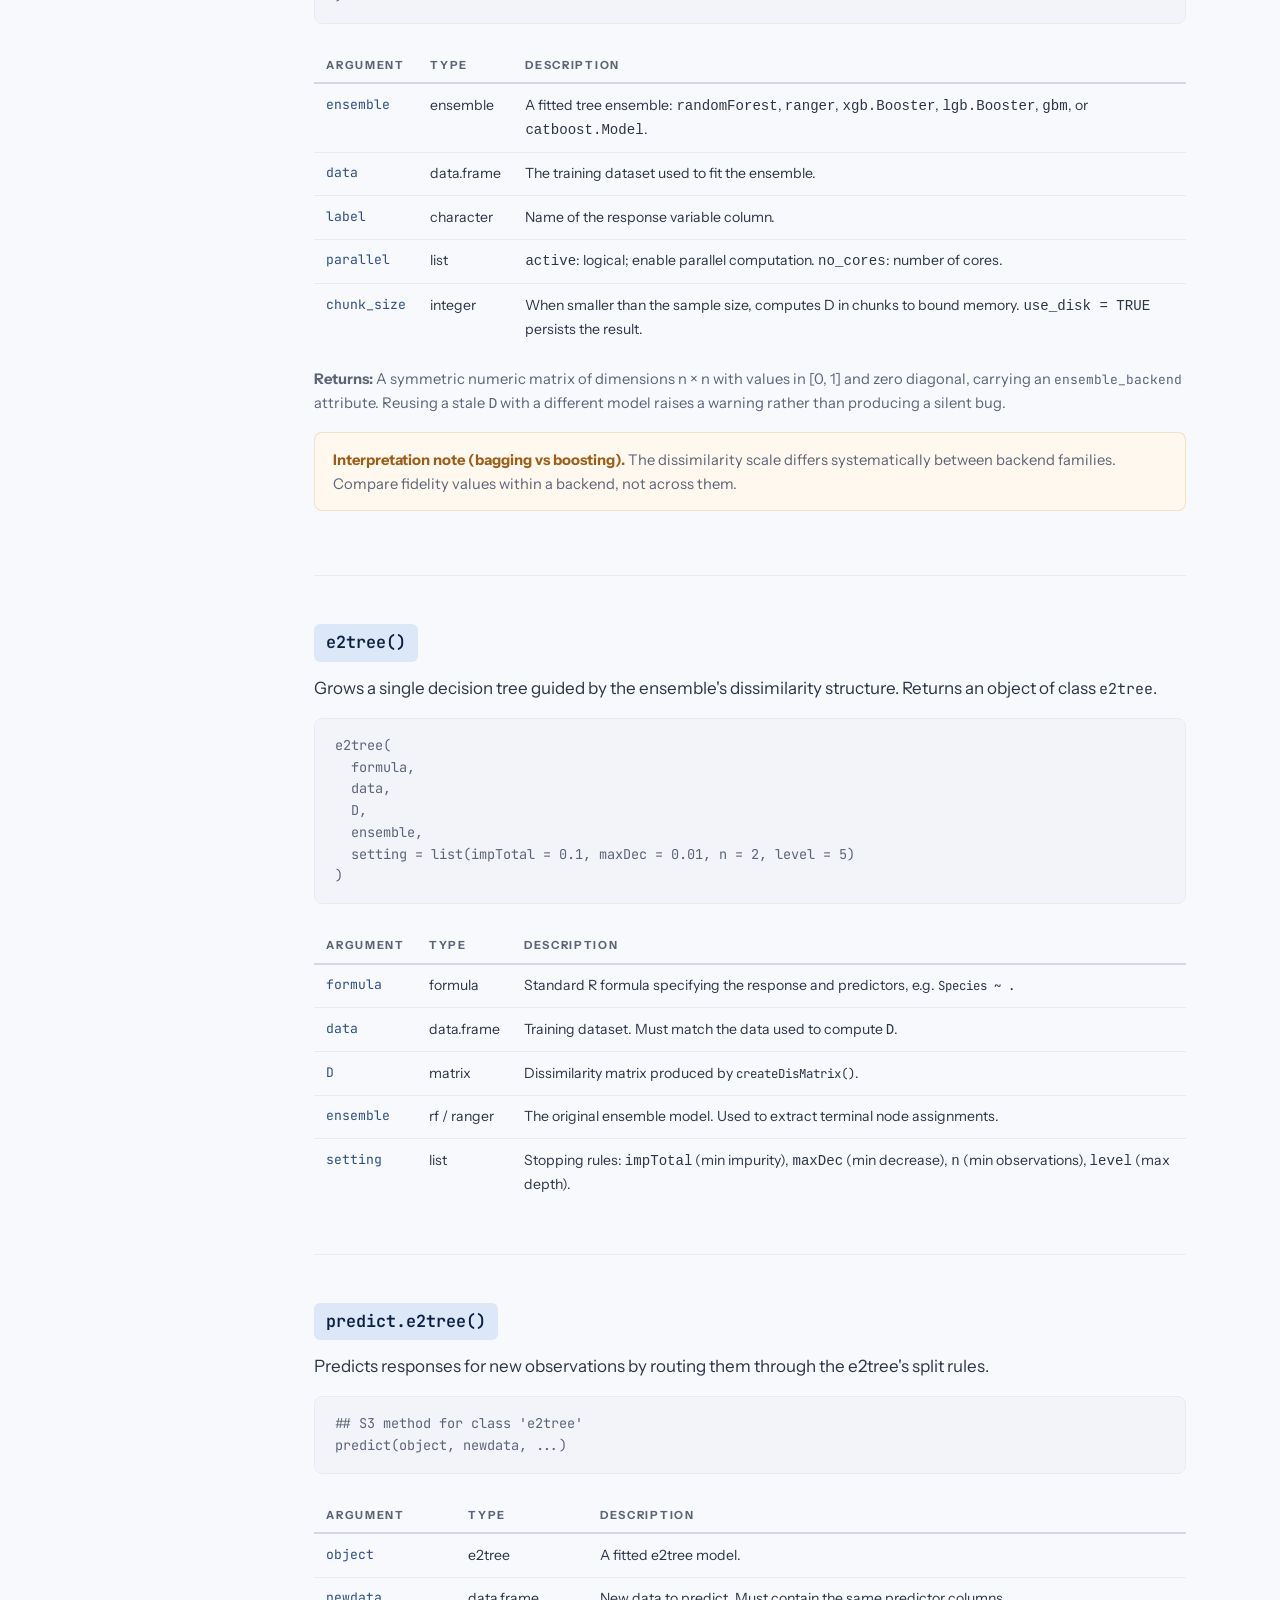
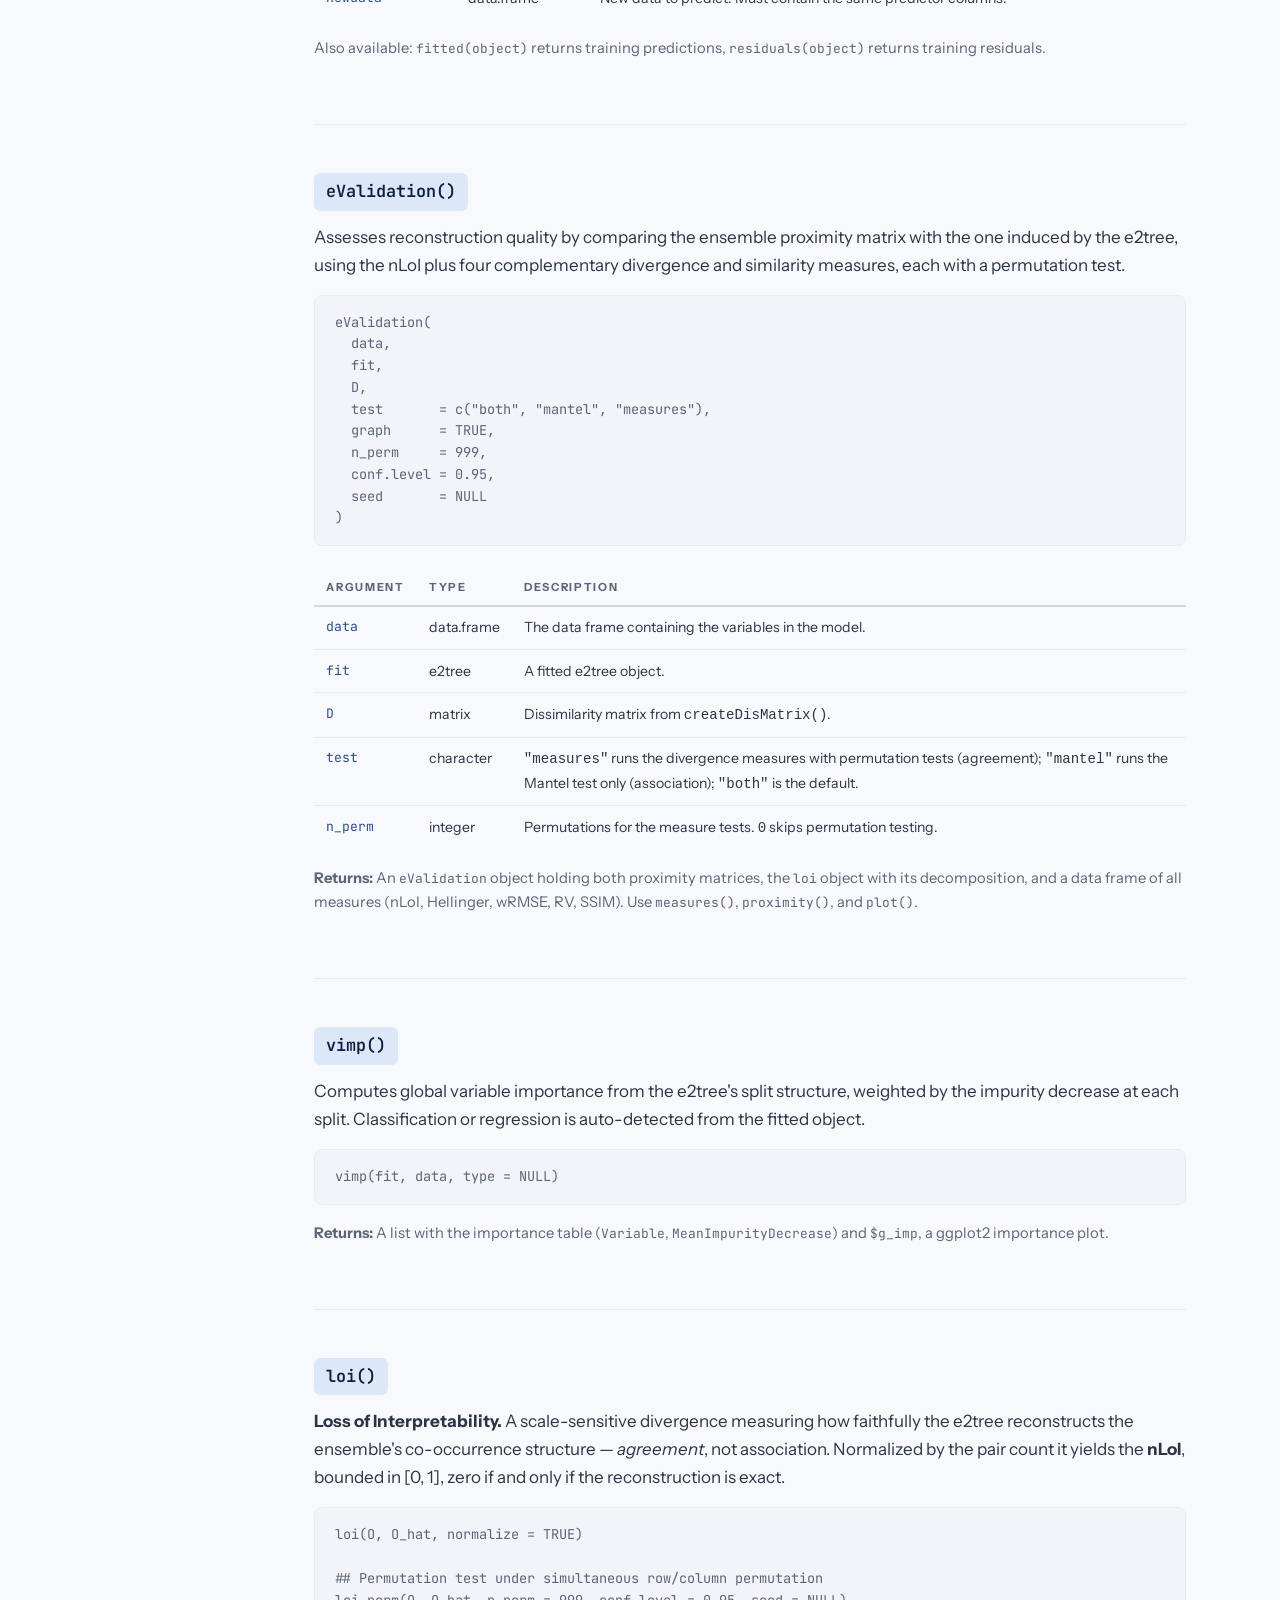
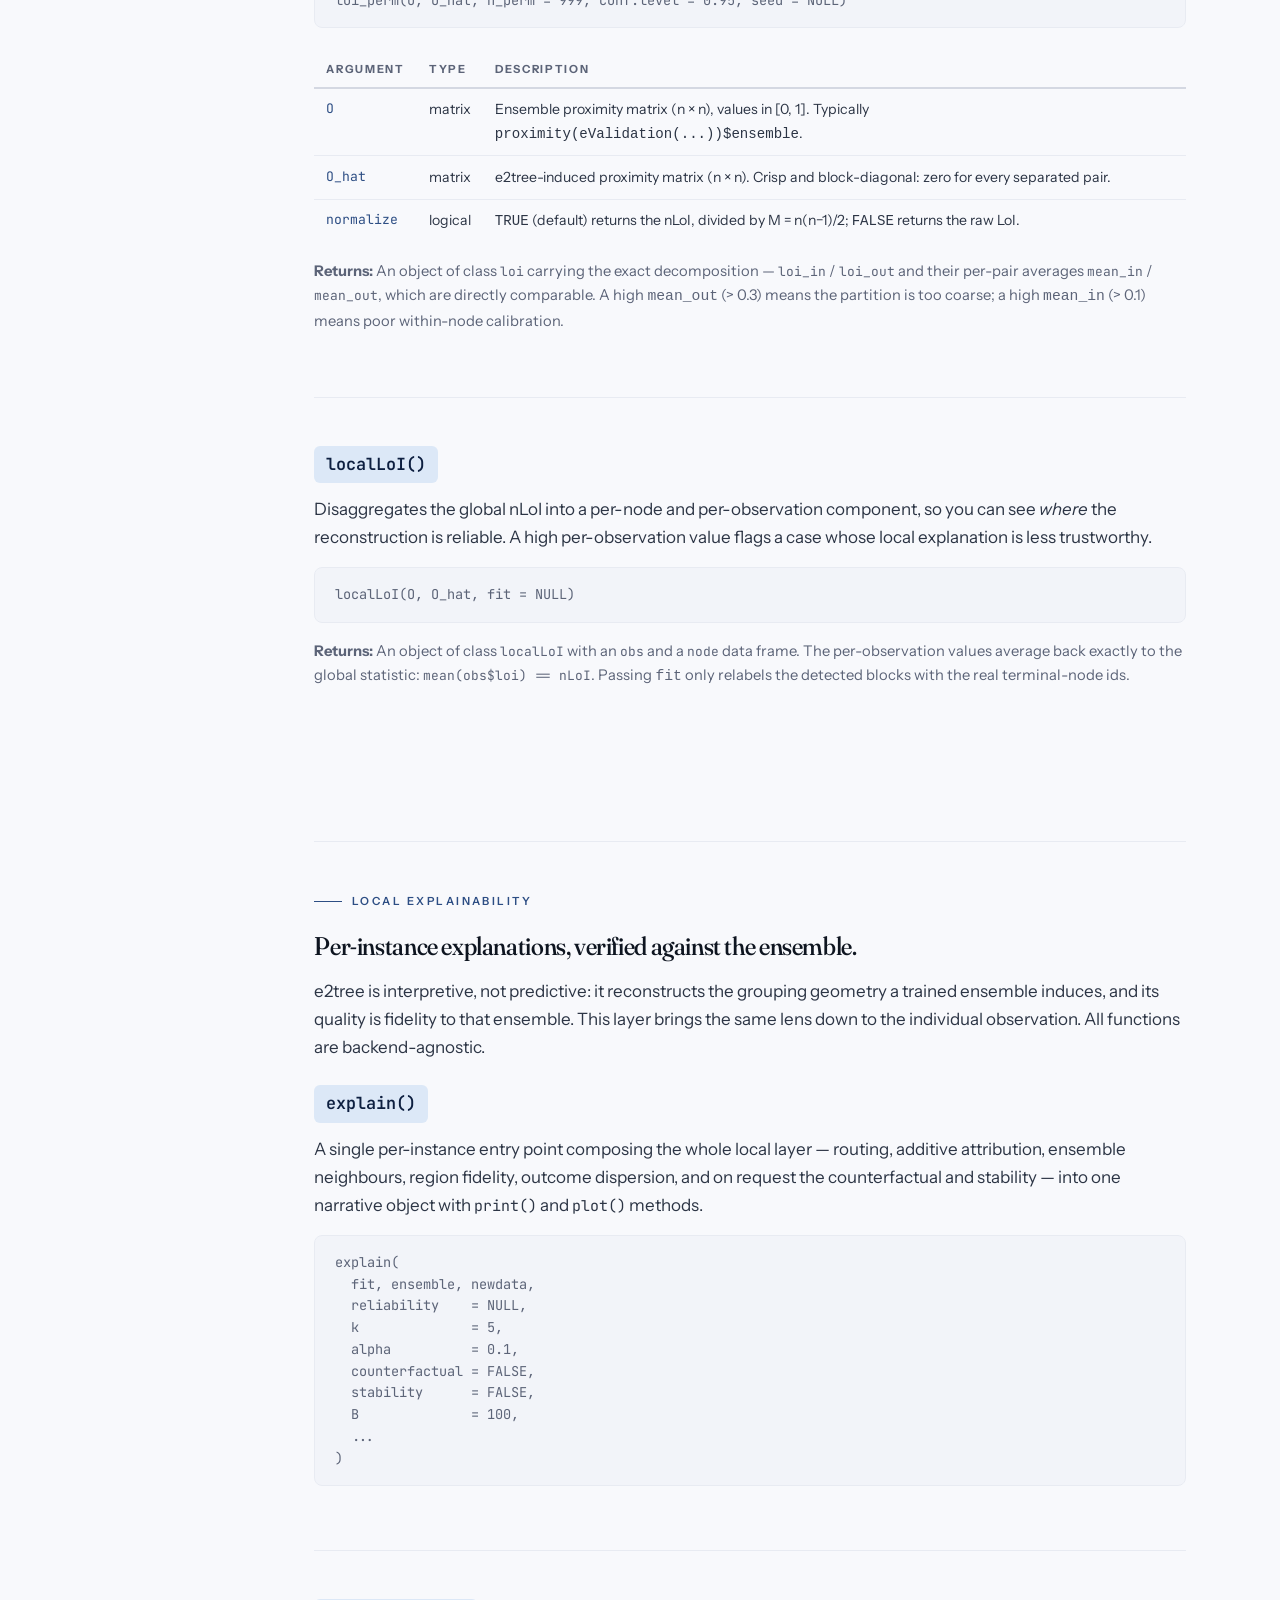
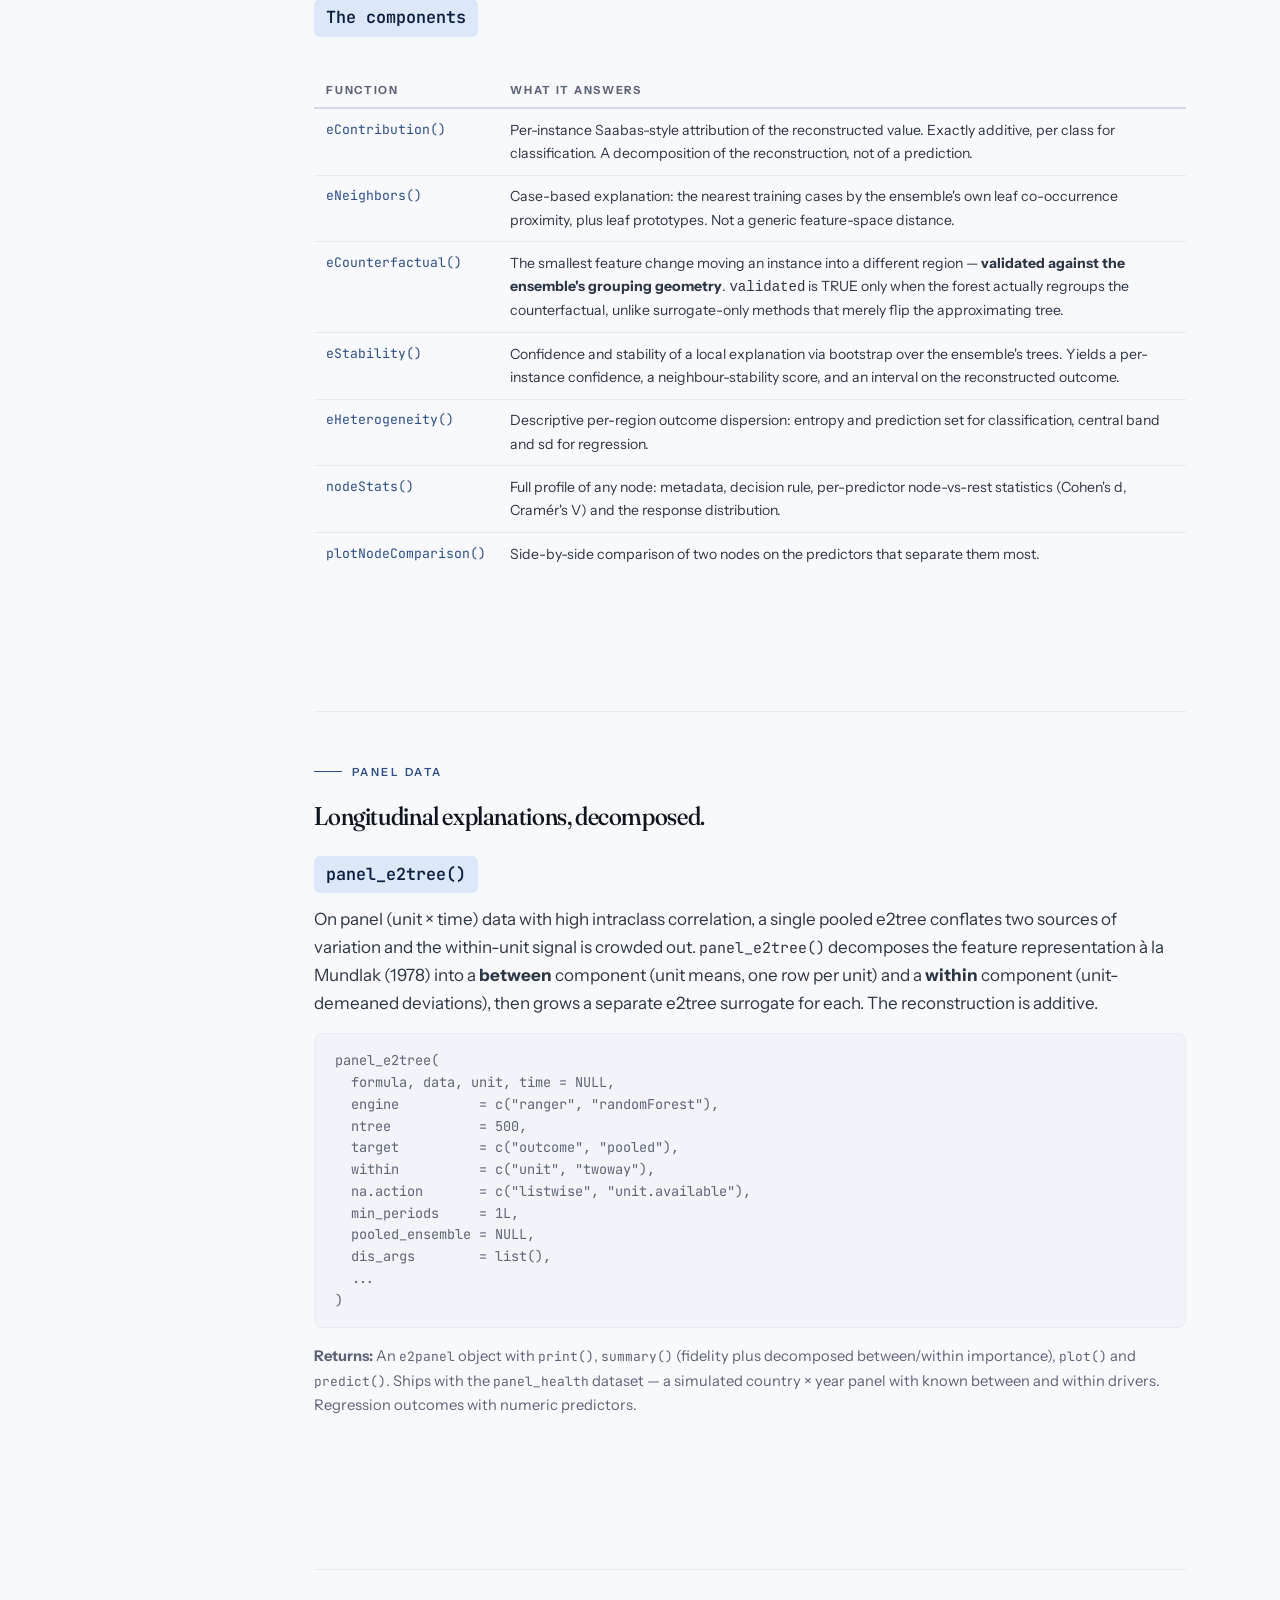
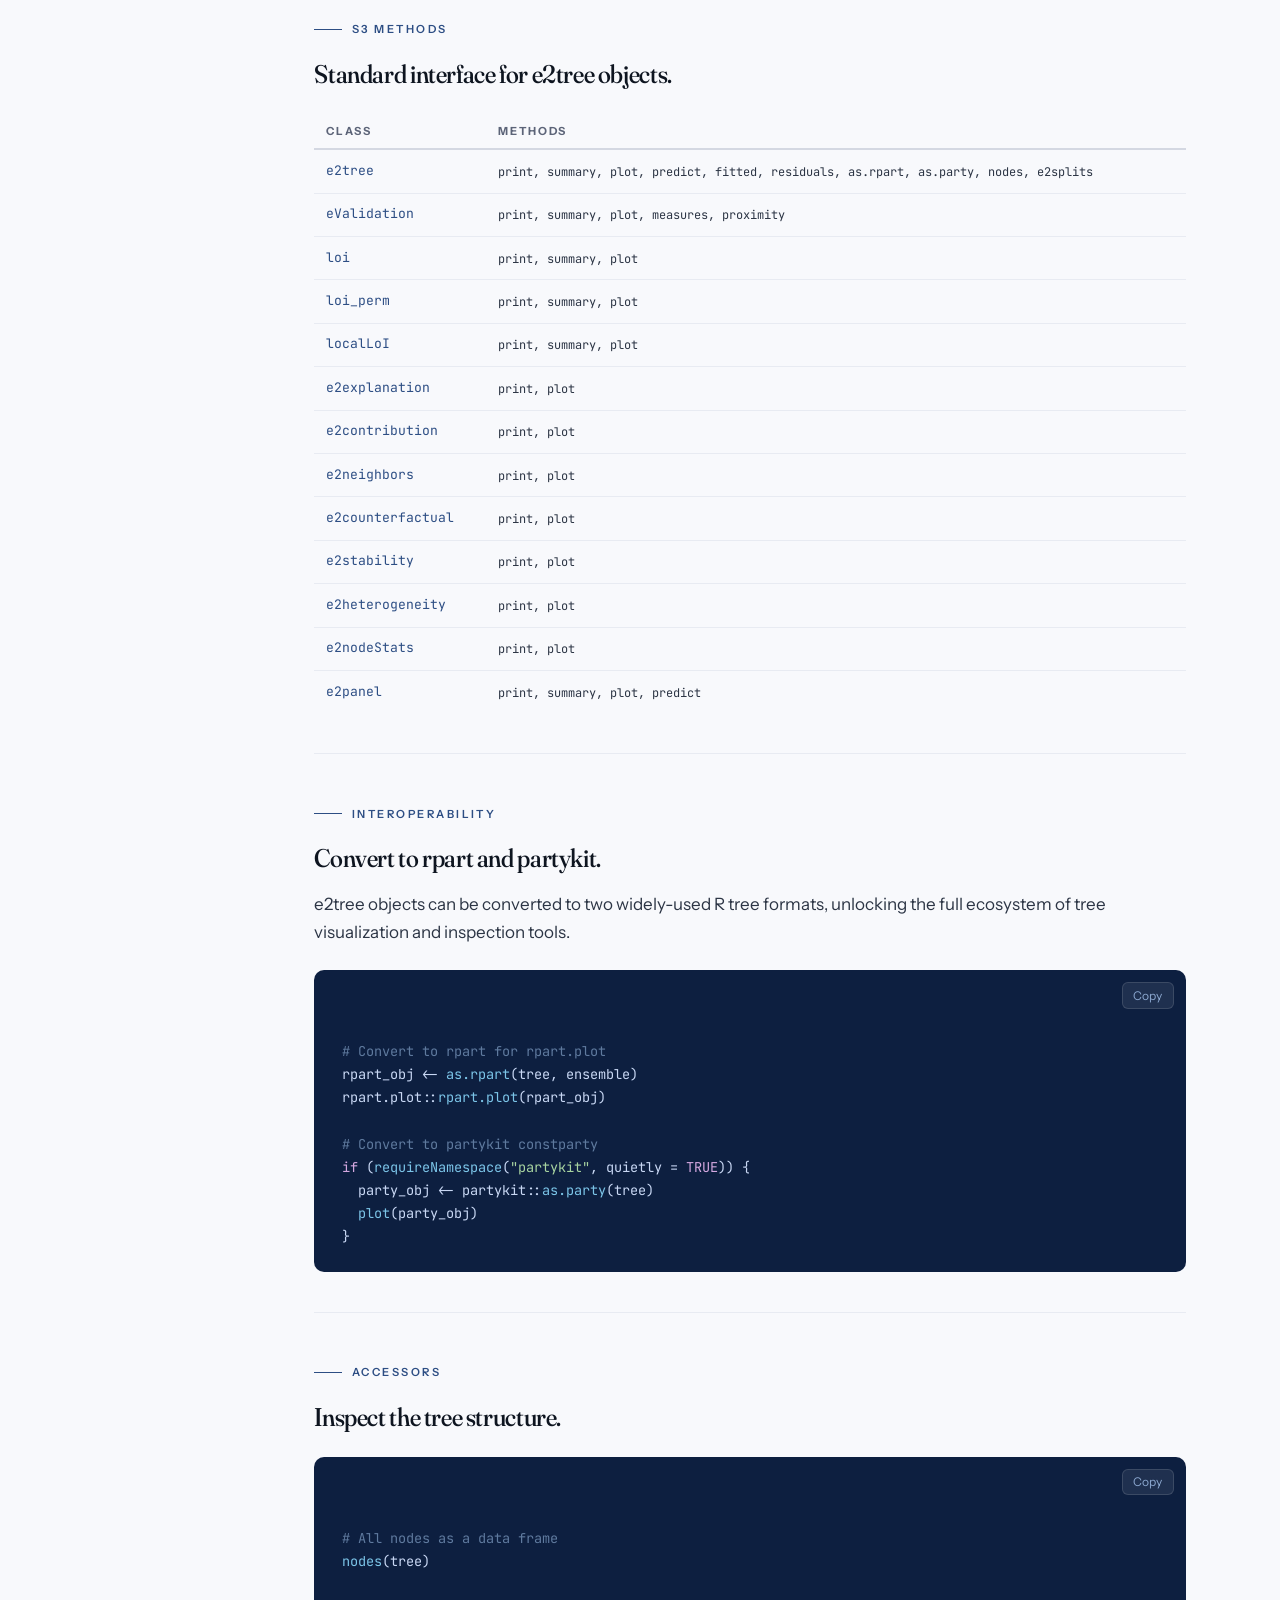
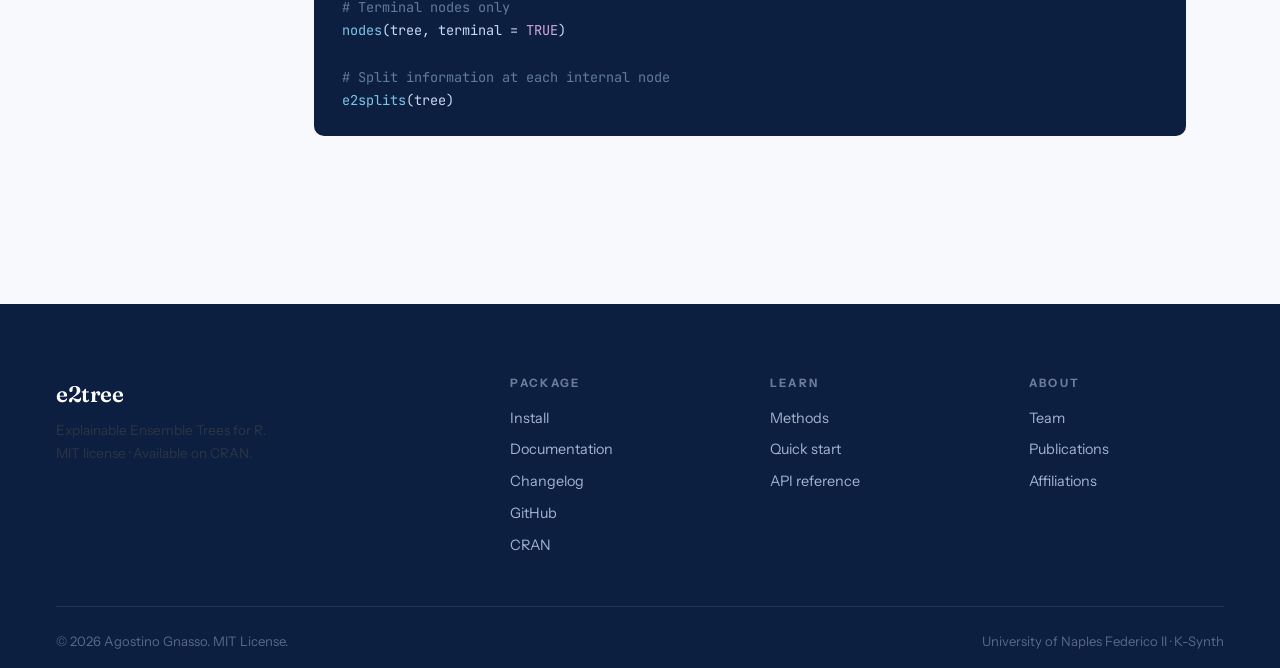
<file: documentation.html>
<!DOCTYPE html>
<html lang="en">
<head>
  <meta charset="UTF-8">
  <meta name="viewport" content="width=device-width, initial-scale=1.0, viewport-fit=cover">
  <meta name="theme-color" content="#0d1f40">
  <title>Documentation · e2tree — Explainable Ensemble Trees</title>
  <meta name="description" content="Install, configure, and use e2tree: full API reference covering createDisMatrix, e2tree, eValidation, the nLoI fidelity measures, the local explainability layer, and panel_e2tree.">
  <link rel="canonical" href="https://e2tree.agostinognasso.com/documentation.html">
  <meta property="og:type" content="website">
  <meta property="og:site_name" content="e2tree">
  <meta property="og:title" content="Documentation · e2tree — API Reference & Usage Guide">
  <meta property="og:description" content="Install, configure, and use e2tree: full API reference covering createDisMatrix, e2tree, eValidation, the nLoI fidelity measures, the local explainability layer, and panel_e2tree.">
  <meta property="og:url" content="https://e2tree.agostinognasso.com/documentation.html">
  <meta property="og:image" content="https://e2tree.agostinognasso.com/images/og-card.png">
  <meta property="og:image:width" content="1200">
  <meta property="og:image:height" content="630">
  <meta name="twitter:card" content="summary_large_image">
  <meta name="twitter:title" content="Documentation · e2tree — API Reference & Usage Guide">
  <meta name="twitter:description" content="Install, configure, and use e2tree: full API reference covering createDisMatrix, e2tree, eValidation, the nLoI fidelity measures, the local explainability layer, and panel_e2tree.">
  <meta name="twitter:image" content="https://e2tree.agostinognasso.com/images/og-card.png">
  <link rel="icon" type="image/png" href="images/e2tree_logo.png">
  <link rel="apple-touch-icon" href="images/e2tree_logo.png">
  <link rel="preconnect" href="https://fonts.googleapis.com">
  <link rel="preconnect" href="https://fonts.gstatic.com" crossorigin>
  <link href="https://fonts.googleapis.com/css2?family=Fraunces:ital,opsz,wght,SOFT@0,9..144,300..700,0..100;1,9..144,300..700,0..100&family=Instrument+Sans:ital,wght@0,400..700;1,400..700&family=JetBrains+Mono:wght@400;500;600&display=swap" rel="stylesheet">
  <link rel="stylesheet" href="css/style.css">
  <style>
    /* sidebar layout for docs */
    .docs-layout { display: grid; grid-template-columns: 220px 1fr; gap: 0; min-height: 60vh; }
    .docs-sidebar {
      position: sticky;
      top: calc(60px + 1rem);
      height: fit-content;
      padding: 2rem 1.5rem;
      border-right: 1px solid var(--rule-soft);
    }
    .docs-sidebar ul { list-style: none; padding: 0; margin: 0; }
    .docs-sidebar li { margin-bottom: .1rem; }
    .docs-sidebar a {
      display: block;
      padding: .4rem .6rem;
      font-size: .88rem;
      color: var(--ink-muted);
      border-radius: 6px;
      font-weight: 500;
      transition: all .15s;
    }
    .docs-sidebar a:hover, .docs-sidebar a.active { background: var(--e2-soft); color: var(--e2-deep); }
    .docs-sidebar .nav-section {
      font-size: .7rem;
      font-weight: 700;
      letter-spacing: .18em;
      text-transform: uppercase;
      color: var(--ink-muted);
      padding: .8rem .6rem .3rem;
      display: block;
    }
    .docs-content { padding: 3rem clamp(1.5rem, 3vw, 3rem); }
    @media (max-width: 820px) {
      .docs-layout { grid-template-columns: 1fr; }
      .docs-sidebar { position: static; border-right: none; border-bottom: 1px solid var(--rule-soft); padding: 1rem; }
      .docs-sidebar ul { display: flex; flex-wrap: wrap; gap: .3rem; }
    }

    .api-entry {
      margin-bottom: 3rem;
      padding-bottom: 3rem;
      border-bottom: 1px solid var(--rule-soft);
    }
    .api-entry:last-child { border-bottom: none; }
    .api-fn-name {
      font-family: var(--font-mono);
      font-size: 1.05rem;
      font-weight: 600;
      color: var(--e2-deep);
      background: var(--e2-soft);
      display: inline-block;
      padding: .3rem .75rem;
      border-radius: 6px;
      margin-bottom: .75rem;
    }
    .api-sig {
      font-family: var(--font-mono);
      font-size: .85rem;
      color: var(--ink-muted);
      background: var(--paper-warm);
      border: 1px solid var(--rule-soft);
      border-radius: 8px;
      padding: 1rem 1.25rem;
      margin: 1rem 0;
      overflow-x: auto;
      white-space: pre;
      line-height: 1.6;
    }
    .param-table { width: 100%; border-collapse: collapse; font-size: .88rem; }
    .param-table th {
      text-align: left;
      font-size: .7rem;
      font-weight: 700;
      letter-spacing: .15em;
      text-transform: uppercase;
      color: var(--ink-muted);
      padding: .5rem .75rem;
      border-bottom: 2px solid var(--rule);
    }
    .param-table td { padding: .6rem .75rem; border-bottom: 1px solid var(--rule-soft); color: var(--ink-soft); vertical-align: top; }
    .param-table td:first-child { font-family: var(--font-mono); font-size: .82rem; color: var(--e2-dark); white-space: nowrap; }
    .param-table tr:last-child td { border-bottom: none; }
    /* First column is nowrap, so the table can exceed its container: let it scroll. */
    .table-wrap { overflow-x: auto; margin-top: 1.5rem; }
    .docs-content, .docs-sidebar { min-width: 0; }
  </style>
</head>
<body>

<nav class="site-nav" aria-label="Primary">
  <div class="nav-inner">
    <a href="index.html" class="nav-brand">
      <img src="images/e2tree_logo.png" alt="e2tree logo">
      <span class="wordmark">e2tree<sup>1.2.0</sup></span>
    </a>
    <div class="nav-links">
      <a href="methods.html">Methods</a>
      <a href="usecases.html">Use cases</a>
      <a href="documentation.html">Docs</a>
      <a href="about.html">About</a>
    </div>
    <a href="#install" class="nav-cta">
      Install
      <svg viewBox="0 0 24 24" fill="none" stroke="currentColor" stroke-width="2" stroke-linecap="round" stroke-linejoin="round"><path d="M12 3v12m0 0l-4-4m4 4l4-4M4 21h16"/></svg>
    </a>
    <button class="nav-burger" aria-label="Open menu" aria-expanded="false">
      <svg width="20" height="20" viewBox="0 0 24 24" fill="none" stroke="currentColor" stroke-width="2" stroke-linecap="round"><path d="M4 7h16M4 12h16M4 17h16"/></svg>
    </button>
  </div>
  <div class="mobile-menu" style="display:none">
    <a href="methods.html">Methods</a>
    <a href="usecases.html">Use cases</a>
    <a href="documentation.html">Docs</a>
    <a href="about.html">About</a>
    <a href="#install">Install</a>
  </div>
</nav>

<!-- PAGE HEADER -->
<section class="hero" style="padding-bottom: 2rem;">
  <div class="container">
    <span class="kicker fade-in">Documentation</span>
    <h1 class="display-lg mt-4 fade-in">
      API reference &amp; <em class="italic-display" style="font-weight:400">usage guide</em>.
    </h1>
    <p class="lede mt-4 fade-in fade-in-delay-1" style="max-width: 40em;">
      Complete reference for all e2tree functions, S3 classes, and methods. Jump to any section via the sidebar.
    </p>
  </div>
</section>

<div class="container" style="padding-bottom: 5rem;">
  <div class="docs-layout">

    <!-- SIDEBAR -->
    <nav class="docs-sidebar" aria-label="Documentation sections">
      <ul>
        <span class="nav-section">Getting started</span>
        <li><a href="#install">Installation</a></li>
        <li><a href="#quickstart">Quick start</a></li>

        <span class="nav-section">Core functions</span>
        <li><a href="#api-createDisMatrix">createDisMatrix()</a></li>
        <li><a href="#api-e2tree">e2tree()</a></li>
        <li><a href="#api-predict">predict()</a></li>
        <li><a href="#api-eValidation">eValidation()</a></li>
        <li><a href="#api-vimp">vimp()</a></li>

        <span class="nav-section">Fidelity (nLoI)</span>
        <li><a href="#api-loi">loi() / loi_perm()</a></li>
        <li><a href="#api-localLoI">localLoI()</a></li>

        <span class="nav-section">Local explainability</span>
        <li><a href="#api-explain">explain()</a></li>
        <li><a href="#api-local-fns">The components</a></li>

        <span class="nav-section">Panel data</span>
        <li><a href="#api-panel">panel_e2tree()</a></li>

        <span class="nav-section">S3 methods</span>
        <li><a href="#s3-methods">print / summary / plot</a></li>
        <li><a href="#s3-coerce">as.rpart / as.party</a></li>
        <li><a href="#s3-accessors">nodes / e2splits</a></li>
      </ul>
    </nav>

    <!-- CONTENT -->
    <main class="docs-content" id="quickstart">

      <!-- INSTALLATION -->
      <section id="install" style="padding-top: 0; padding-bottom: 2.5rem; border-bottom: 1px solid var(--rule-soft);">
        <span class="kicker" style="margin-bottom:.75rem; display:inline-flex;">Installation</span>
        <h2 class="display-sm mt-2">Get e2tree on CRAN or GitHub.</h2>

        <div class="code-block mt-6">
          <button class="copy-btn">Copy</button>
<span class="comment"># Stable release from CRAN</span>
<span class="fn">install.packages</span>(<span class="str">"e2tree"</span>)

<span class="comment"># Stable version from GitHub</span>
<span class="fn">install.packages</span>(<span class="str">"remotes"</span>)
remotes::<span class="fn">install_github</span>(<span class="str">"massimoaria/e2tree"</span>)

<span class="comment"># Development version from GitHub</span>
remotes::<span class="fn">install_github</span>(<span class="str">"agostinognasso/e2tree"</span>)</div>

        <p class="mt-6">Dependencies installed automatically: <code style="font-family:var(--font-mono);font-size:.88em;">Rcpp</code>, <code style="font-family:var(--font-mono);font-size:.88em;">dplyr</code>. Recommended: <code style="font-family:var(--font-mono);font-size:.88em;">randomForest</code> or <code style="font-family:var(--font-mono);font-size:.88em;">ranger</code>, <code style="font-family:var(--font-mono);font-size:.88em;">rpart.plot</code>, <code style="font-family:var(--font-mono);font-size:.88em;">partykit</code>.</p>

        <!-- TRY IN BROWSER -->
        <div class="card mt-6" style="background: var(--e2-tint); border-color: var(--e2-soft);">
          <div class="flex justify-between items-start" style="flex-wrap: wrap; gap: 1rem;">
            <div style="max-width: 32em;">
              <h3 style="font-family: var(--font-body); font-size: 1rem; font-weight: 700; margin-bottom: .4rem;">No install? Try it in your browser.</h3>
              <p style="font-size: .9rem; margin: 0;">e2tree ships as a WebAssembly build for <a href="https://webr.r-wasm.org/latest/" target="_blank" rel="noopener" style="text-decoration: underline; text-decoration-color: rgba(74,111,165,.35);">webR</a> — R running entirely in your browser, nothing to install. Open the REPL and paste:</p>
            </div>
            <a href="https://webr.r-wasm.org/latest/" target="_blank" rel="noopener" class="btn btn-primary" style="padding: .6rem 1.2rem; font-size: .85rem;">
              Open webR REPL
              <svg viewBox="0 0 24 24" fill="none" stroke="currentColor" stroke-width="2" stroke-linecap="round" stroke-linejoin="round"><path d="M7 17L17 7M7 7h10v10"/></svg>
            </a>
          </div>
          <div class="code-block mt-4" style="font-size: .8rem; padding: 1.1rem 1.4rem;">
            <button class="copy-btn">Copy</button>
webr::<span class="fn">install</span>(<span class="fn">c</span>(<span class="str">"e2tree"</span>, <span class="str">"randomForest"</span>))
<span class="kw">library</span>(e2tree)
<span class="kw">library</span>(randomForest)

ensemble &lt;- <span class="fn">randomForest</span>(Species ~ ., data = iris, proximity = <span class="kw">TRUE</span>)
D    &lt;- <span class="fn">createDisMatrix</span>(ensemble, data = iris, label = <span class="str">"Species"</span>,
                        parallel = <span class="fn">list</span>(active = <span class="kw">FALSE</span>))
tree &lt;- <span class="fn">e2tree</span>(Species ~ ., iris, D, ensemble)
<span class="fn">print</span>(tree)</div>
          <p class="small mt-4" style="margin-bottom: 0;">Note: the webR build can lag behind the CRAN release by a version.</p>
        </div>
      </section>

      <!-- QUICK START -->
      <section style="padding: 2.5rem 0; border-bottom: 1px solid var(--rule-soft);">
        <span class="kicker" style="margin-bottom:.75rem; display:inline-flex;">Quick start</span>
        <h2 class="display-sm mt-2">Classification in 5 steps.</h2>

        <div class="code-block mt-6">
          <button class="copy-btn">Copy</button>
<span class="kw">library</span>(e2tree)
<span class="kw">library</span>(randomForest)
<span class="kw">library</span>(rsample)
<span class="kw">library</span>(dplyr)

<span class="comment"># 1. Split data</span>
<span class="fn">set.seed</span>(<span class="num">42</span>)
iris_split &lt;- iris %&gt;% <span class="fn">initial_split</span>(prop = <span class="num">0.75</span>)
training   &lt;- <span class="fn">training</span>(iris_split)
validation &lt;- <span class="fn">testing</span>(iris_split)

<span class="comment"># 2. Train a tree-based ensemble</span>
ensemble &lt;- <span class="fn">randomForest</span>(
  Species ~ .,
  data       = training,
  importance = <span class="kw">TRUE</span>,
  proximity  = <span class="kw">TRUE</span>
)

<span class="comment"># 3. Compute the co-occurrence dissimilarity matrix</span>
D &lt;- <span class="fn">createDisMatrix</span>(
  ensemble,
  data     = training,
  label    = <span class="str">"Species"</span>,
  parallel = <span class="fn">list</span>(active = <span class="kw">FALSE</span>)
)

<span class="comment"># 4. Fit the explainable tree</span>
setting &lt;- <span class="fn">list</span>(
  impTotal = <span class="num">0.1</span>, maxDec = <span class="num">0.01</span>,
  n = <span class="num">2</span>,         level  = <span class="num">5</span>
)
tree &lt;- <span class="fn">e2tree</span>(Species ~ ., training, D, ensemble, setting)

<span class="comment"># 5. Predict, measure fidelity, explain</span>
pred &lt;- <span class="fn">predict</span>(tree, newdata = validation)
val  &lt;- <span class="fn">eValidation</span>(training, tree, D, n_perm = <span class="num">999</span>)
vi   &lt;- <span class="fn">vimp</span>(tree, data = training)
<span class="fn">plot</span>(tree, ensemble = ensemble)

<span class="comment"># How faithfully does the tree reconstruct the ensemble?</span>
prox &lt;- <span class="fn">proximity</span>(val)
<span class="fn">summary</span>(<span class="fn">loi</span>(prox$ensemble, prox$e2tree))

<span class="comment"># Explain a single case, in the ensemble's own terms</span>
<span class="fn">explain</span>(tree, ensemble, newdata = validation[<span class="num">1</span>, ])</div>
      </section>

      <!-- API: createDisMatrix -->
      <section id="api-createDisMatrix" style="padding: 2.5rem 0;">
        <div class="api-entry">
          <span class="api-fn-name">createDisMatrix()</span>
          <p>Derives the co-occurrence dissimilarity matrix from any supported tree ensemble. Performance-critical computation runs in C++ via Rcpp with OpenMP; supports parallel execution and chunked computation for large samples.</p>
          <div class="api-sig">createDisMatrix(
  ensemble,
  data,
  label,
  parallel     = list(active = FALSE, no_cores = 1),
  verbose      = FALSE,
  chunk_size   = NULL,
  memory_limit = NULL,
  use_disk     = FALSE
)</div>
          <div class="table-wrap">
          <table class="param-table">
            <thead><tr><th>Argument</th><th>Type</th><th>Description</th></tr></thead>
            <tbody>
              <tr><td>ensemble</td><td>ensemble</td><td>A fitted tree ensemble: <code>randomForest</code>, <code>ranger</code>, <code>xgb.Booster</code>, <code>lgb.Booster</code>, <code>gbm</code>, or <code>catboost.Model</code>.</td></tr>
              <tr><td>data</td><td>data.frame</td><td>The training dataset used to fit the ensemble.</td></tr>
              <tr><td>label</td><td>character</td><td>Name of the response variable column.</td></tr>
              <tr><td>parallel</td><td>list</td><td><code>active</code>: logical; enable parallel computation. <code>no_cores</code>: number of cores.</td></tr>
              <tr><td>chunk_size</td><td>integer</td><td>When smaller than the sample size, computes D in chunks to bound memory. <code>use_disk = TRUE</code> persists the result.</td></tr>
            </tbody>
          </table>
          </div>
          <p class="small mt-4"><strong>Returns:</strong> A symmetric numeric matrix of dimensions n × n with values in [0, 1] and zero diagonal, carrying an <code style="font-family:var(--font-mono);font-size:.88em;">ensemble_backend</code> attribute. Reusing a stale <code>D</code> with a different model raises a warning rather than producing a silent bug.</p>
          <p class="small mt-4" style="padding: .9rem 1.1rem; background: var(--amber-tint); border: 1px solid rgba(196,125,46,.2); border-radius: 8px;">
            <strong style="color: var(--amber-dark);">Interpretation note (bagging vs boosting).</strong> The dissimilarity scale differs systematically between backend families. Compare fidelity values within a backend, not across them.
          </p>
        </div>

        <!-- API: e2tree -->
        <div class="api-entry" id="api-e2tree">
          <span class="api-fn-name">e2tree()</span>
          <p>Grows a single decision tree guided by the ensemble's dissimilarity structure. Returns an object of class <code style="font-family:var(--font-mono);font-size:.88em;">e2tree</code>.</p>
          <div class="api-sig">e2tree(
  formula,
  data,
  D,
  ensemble,
  setting = list(impTotal = 0.1, maxDec = 0.01, n = 2, level = 5)
)</div>
          <div class="table-wrap">
          <table class="param-table">
            <thead><tr><th>Argument</th><th>Type</th><th>Description</th></tr></thead>
            <tbody>
              <tr><td>formula</td><td>formula</td><td>Standard R formula specifying the response and predictors, e.g. <code style="font-family:var(--font-mono);font-size:.88em;">Species ~ .</code></td></tr>
              <tr><td>data</td><td>data.frame</td><td>Training dataset. Must match the data used to compute <code>D</code>.</td></tr>
              <tr><td>D</td><td>matrix</td><td>Dissimilarity matrix produced by <code style="font-family:var(--font-mono);font-size:.88em;">createDisMatrix()</code>.</td></tr>
              <tr><td>ensemble</td><td>rf / ranger</td><td>The original ensemble model. Used to extract terminal node assignments.</td></tr>
              <tr><td>setting</td><td>list</td><td>Stopping rules: <code>impTotal</code> (min impurity), <code>maxDec</code> (min decrease), <code>n</code> (min observations), <code>level</code> (max depth).</td></tr>
            </tbody>
          </table>
          </div>
        </div>

        <!-- API: predict -->
        <div class="api-entry" id="api-predict">
          <span class="api-fn-name">predict.e2tree()</span>
          <p>Predicts responses for new observations by routing them through the e2tree's split rules.</p>
          <div class="api-sig">## S3 method for class 'e2tree'
predict(object, newdata, ...)</div>
          <div class="table-wrap">
          <table class="param-table">
            <thead><tr><th>Argument</th><th>Type</th><th>Description</th></tr></thead>
            <tbody>
              <tr><td>object</td><td>e2tree</td><td>A fitted e2tree model.</td></tr>
              <tr><td>newdata</td><td>data.frame</td><td>New data to predict. Must contain the same predictor columns.</td></tr>
            </tbody>
          </table>
          </div>
          <p class="small mt-4">Also available: <code style="font-family:var(--font-mono);font-size:.88em;">fitted(object)</code> returns training predictions, <code style="font-family:var(--font-mono);font-size:.88em;">residuals(object)</code> returns training residuals.</p>
        </div>

        <!-- API: eValidation -->
        <div class="api-entry" id="api-eValidation">
          <span class="api-fn-name">eValidation()</span>
          <p>Assesses reconstruction quality by comparing the ensemble proximity matrix with the one induced by the e2tree, using the nLoI plus four complementary divergence and similarity measures, each with a permutation test.</p>
          <div class="api-sig">eValidation(
  data,
  fit,
  D,
  test       = c("both", "mantel", "measures"),
  graph      = TRUE,
  n_perm     = 999,
  conf.level = 0.95,
  seed       = NULL
)</div>
          <div class="table-wrap">
          <table class="param-table">
            <thead><tr><th>Argument</th><th>Type</th><th>Description</th></tr></thead>
            <tbody>
              <tr><td>data</td><td>data.frame</td><td>The data frame containing the variables in the model.</td></tr>
              <tr><td>fit</td><td>e2tree</td><td>A fitted e2tree object.</td></tr>
              <tr><td>D</td><td>matrix</td><td>Dissimilarity matrix from <code>createDisMatrix()</code>.</td></tr>
              <tr><td>test</td><td>character</td><td><code>"measures"</code> runs the divergence measures with permutation tests (agreement); <code>"mantel"</code> runs the Mantel test only (association); <code>"both"</code> is the default.</td></tr>
              <tr><td>n_perm</td><td>integer</td><td>Permutations for the measure tests. <code>0</code> skips permutation testing.</td></tr>
            </tbody>
          </table>
          </div>
          <p class="small mt-4"><strong>Returns:</strong> An <code style="font-family:var(--font-mono);font-size:.88em;">eValidation</code> object holding both proximity matrices, the <code style="font-family:var(--font-mono);font-size:.88em;">loi</code> object with its decomposition, and a data frame of all measures (nLoI, Hellinger, wRMSE, RV, SSIM). Use <code style="font-family:var(--font-mono);font-size:.88em;">measures()</code>, <code style="font-family:var(--font-mono);font-size:.88em;">proximity()</code>, and <code style="font-family:var(--font-mono);font-size:.88em;">plot()</code>.</p>
        </div>

        <!-- API: vimp -->
        <div class="api-entry" id="api-vimp">
          <span class="api-fn-name">vimp()</span>
          <p>Computes global variable importance from the e2tree's split structure, weighted by the impurity decrease at each split. Classification or regression is auto-detected from the fitted object.</p>
          <div class="api-sig">vimp(fit, data, type = NULL)</div>
          <p class="small mt-4"><strong>Returns:</strong> A list with the importance table (<code style="font-family:var(--font-mono);font-size:.88em;">Variable</code>, <code style="font-family:var(--font-mono);font-size:.88em;">MeanImpurityDecrease</code>) and <code style="font-family:var(--font-mono);font-size:.88em;">$g_imp</code>, a ggplot2 importance plot.</p>
        </div>

        <!-- API: loi -->
        <div class="api-entry" id="api-loi">
          <span class="api-fn-name">loi()</span>
          <p>
            <strong>Loss of Interpretability.</strong> A scale-sensitive divergence measuring how faithfully the e2tree reconstructs the ensemble's co-occurrence structure — <em>agreement</em>, not association. Normalized by the pair count it yields the <strong>nLoI</strong>, bounded in [0,&nbsp;1], zero if and only if the reconstruction is exact.
          </p>
          <div class="api-sig">loi(O, O_hat, normalize = TRUE)

## Permutation test under simultaneous row/column permutation
loi_perm(O, O_hat, n_perm = 999, conf.level = 0.95, seed = NULL)</div>
          <div class="table-wrap">
          <table class="param-table">
            <thead><tr><th>Argument</th><th>Type</th><th>Description</th></tr></thead>
            <tbody>
              <tr><td>O</td><td>matrix</td><td>Ensemble proximity matrix (n × n), values in [0, 1]. Typically <code>proximity(eValidation(...))$ensemble</code>.</td></tr>
              <tr><td>O_hat</td><td>matrix</td><td>e2tree-induced proximity matrix (n × n). Crisp and block-diagonal: zero for every separated pair.</td></tr>
              <tr><td>normalize</td><td>logical</td><td><code>TRUE</code> (default) returns the nLoI, divided by M = n(n−1)/2; <code>FALSE</code> returns the raw LoI.</td></tr>
            </tbody>
          </table>
          </div>
          <p class="small mt-4"><strong>Returns:</strong> An object of class <code style="font-family:var(--font-mono);font-size:.88em;">loi</code> carrying the exact decomposition — <code style="font-family:var(--font-mono);font-size:.88em;">loi_in</code> / <code style="font-family:var(--font-mono);font-size:.88em;">loi_out</code> and their per-pair averages <code style="font-family:var(--font-mono);font-size:.88em;">mean_in</code> / <code style="font-family:var(--font-mono);font-size:.88em;">mean_out</code>, which are directly comparable. A high <code>mean_out</code> (&gt; 0.3) means the partition is too coarse; a high <code>mean_in</code> (&gt; 0.1) means poor within-node calibration.</p>
        </div>

        <!-- API: localLoI -->
        <div class="api-entry" id="api-localLoI">
          <span class="api-fn-name">localLoI()</span>
          <p>Disaggregates the global nLoI into a per-node and per-observation component, so you can see <em>where</em> the reconstruction is reliable. A high per-observation value flags a case whose local explanation is less trustworthy.</p>
          <div class="api-sig">localLoI(O, O_hat, fit = NULL)</div>
          <p class="small mt-4"><strong>Returns:</strong> An object of class <code style="font-family:var(--font-mono);font-size:.88em;">localLoI</code> with an <code style="font-family:var(--font-mono);font-size:.88em;">obs</code> and a <code style="font-family:var(--font-mono);font-size:.88em;">node</code> data frame. The per-observation values average back exactly to the global statistic: <code style="font-family:var(--font-mono);font-size:.88em;">mean(obs$loi) == nLoI</code>. Passing <code>fit</code> only relabels the detected blocks with the real terminal-node ids.</p>
        </div>
      </section>

      <!-- LOCAL EXPLAINABILITY LAYER -->
      <section id="local-layer" style="padding: 2.5rem 0; border-top: 1px solid var(--rule-soft);">
        <span class="kicker" style="margin-bottom:.75rem; display:inline-flex;">Local explainability</span>
        <h2 class="display-sm mt-2">Per-instance explanations, verified against the ensemble.</h2>
        <p class="mt-4">
          e2tree is interpretive, not predictive: it reconstructs the grouping geometry a trained ensemble induces, and its quality is fidelity to that ensemble. This layer brings the same lens down to the individual observation. All functions are backend-agnostic.
        </p>

        <div class="api-entry mt-6" id="api-explain">
          <span class="api-fn-name">explain()</span>
          <p>A single per-instance entry point composing the whole local layer — routing, additive attribution, ensemble neighbours, region fidelity, outcome dispersion, and on request the counterfactual and stability — into one narrative object with <code style="font-family:var(--font-mono);font-size:.88em;">print()</code> and <code style="font-family:var(--font-mono);font-size:.88em;">plot()</code> methods.</p>
          <div class="api-sig">explain(
  fit, ensemble, newdata,
  reliability    = NULL,
  k              = 5,
  alpha          = 0.1,
  counterfactual = FALSE,
  stability      = FALSE,
  B              = 100,
  ...
)</div>
        </div>

        <div class="api-entry" id="api-local-fns">
          <span class="api-fn-name">The components</span>
          <div class="table-wrap">
          <table class="param-table">
            <thead><tr><th>Function</th><th>What it answers</th></tr></thead>
            <tbody>
              <tr><td>eContribution()</td><td>Per-instance Saabas-style attribution of the reconstructed value. Exactly additive, per class for classification. A decomposition of the reconstruction, not of a prediction.</td></tr>
              <tr><td>eNeighbors()</td><td>Case-based explanation: the nearest training cases by the ensemble's own leaf co-occurrence proximity, plus leaf prototypes. Not a generic feature-space distance.</td></tr>
              <tr><td>eCounterfactual()</td><td>The smallest feature change moving an instance into a different region — <strong>validated against the ensemble's grouping geometry</strong>. <code>validated</code> is TRUE only when the forest actually regroups the counterfactual, unlike surrogate-only methods that merely flip the approximating tree.</td></tr>
              <tr><td>eStability()</td><td>Confidence and stability of a local explanation via bootstrap over the ensemble's trees. Yields a per-instance confidence, a neighbour-stability score, and an interval on the reconstructed outcome.</td></tr>
              <tr><td>eHeterogeneity()</td><td>Descriptive per-region outcome dispersion: entropy and prediction set for classification, central band and sd for regression.</td></tr>
              <tr><td>nodeStats()</td><td>Full profile of any node: metadata, decision rule, per-predictor node-vs-rest statistics (Cohen's d, Cramér's V) and the response distribution.</td></tr>
              <tr><td>plotNodeComparison()</td><td>Side-by-side comparison of two nodes on the predictors that separate them most.</td></tr>
            </tbody>
          </table>
          </div>
        </div>
      </section>

      <!-- PANEL DATA -->
      <section id="api-panel" style="padding: 2.5rem 0; border-top: 1px solid var(--rule-soft);">
        <span class="kicker" style="margin-bottom:.75rem; display:inline-flex;">Panel data</span>
        <h2 class="display-sm mt-2">Longitudinal explanations, decomposed.</h2>
        <div class="api-entry mt-6">
          <span class="api-fn-name">panel_e2tree()</span>
          <p>
            On panel (unit × time) data with high intraclass correlation, a single pooled e2tree conflates two sources of variation and the within-unit signal is crowded out. <code style="font-family:var(--font-mono);font-size:.88em;">panel_e2tree()</code> decomposes the feature representation à la Mundlak (1978) into a <strong>between</strong> component (unit means, one row per unit) and a <strong>within</strong> component (unit-demeaned deviations), then grows a separate e2tree surrogate for each. The reconstruction is additive.
          </p>
          <div class="api-sig">panel_e2tree(
  formula, data, unit, time = NULL,
  engine          = c("ranger", "randomForest"),
  ntree           = 500,
  target          = c("outcome", "pooled"),
  within          = c("unit", "twoway"),
  na.action       = c("listwise", "unit.available"),
  min_periods     = 1L,
  pooled_ensemble = NULL,
  dis_args        = list(),
  ...
)</div>
          <p class="small mt-4"><strong>Returns:</strong> An <code style="font-family:var(--font-mono);font-size:.88em;">e2panel</code> object with <code style="font-family:var(--font-mono);font-size:.88em;">print()</code>, <code style="font-family:var(--font-mono);font-size:.88em;">summary()</code> (fidelity plus decomposed between/within importance), <code style="font-family:var(--font-mono);font-size:.88em;">plot()</code> and <code style="font-family:var(--font-mono);font-size:.88em;">predict()</code>. Ships with the <code style="font-family:var(--font-mono);font-size:.88em;">panel_health</code> dataset — a simulated country × year panel with known between and within drivers. Regression outcomes with numeric predictors.</p>
        </div>
      </section>

      <!-- S3 METHODS -->
      <section id="s3-methods" style="padding: 2.5rem 0; border-top: 1px solid var(--rule-soft);">
        <span class="kicker" style="margin-bottom:.75rem; display:inline-flex;">S3 methods</span>
        <h2 class="display-sm mt-2">Standard interface for e2tree objects.</h2>

        <div class="table-wrap">
          <table class="param-table">
            <thead><tr><th>Class</th><th>Methods</th></tr></thead>
            <tbody>
              <tr><td>e2tree</td><td><code style="font-family:var(--font-mono);font-size:.85em;">print, summary, plot, predict, fitted, residuals, as.rpart, as.party, nodes, e2splits</code></td></tr>
              <tr><td>eValidation</td><td><code style="font-family:var(--font-mono);font-size:.85em;">print, summary, plot, measures, proximity</code></td></tr>
              <tr><td>loi</td><td><code style="font-family:var(--font-mono);font-size:.85em;">print, summary, plot</code></td></tr>
              <tr><td>loi_perm</td><td><code style="font-family:var(--font-mono);font-size:.85em;">print, summary, plot</code></td></tr>
              <tr><td>localLoI</td><td><code style="font-family:var(--font-mono);font-size:.85em;">print, summary, plot</code></td></tr>
              <tr><td>e2explanation</td><td><code style="font-family:var(--font-mono);font-size:.85em;">print, plot</code></td></tr>
              <tr><td>e2contribution</td><td><code style="font-family:var(--font-mono);font-size:.85em;">print, plot</code></td></tr>
              <tr><td>e2neighbors</td><td><code style="font-family:var(--font-mono);font-size:.85em;">print, plot</code></td></tr>
              <tr><td>e2counterfactual</td><td><code style="font-family:var(--font-mono);font-size:.85em;">print, plot</code></td></tr>
              <tr><td>e2stability</td><td><code style="font-family:var(--font-mono);font-size:.85em;">print, plot</code></td></tr>
              <tr><td>e2heterogeneity</td><td><code style="font-family:var(--font-mono);font-size:.85em;">print, plot</code></td></tr>
              <tr><td>e2nodeStats</td><td><code style="font-family:var(--font-mono);font-size:.85em;">print, plot</code></td></tr>
              <tr><td>e2panel</td><td><code style="font-family:var(--font-mono);font-size:.85em;">print, summary, plot, predict</code></td></tr>
            </tbody>
          </table>
        </div>
      </section>

      <!-- COERCION -->
      <section id="s3-coerce" style="padding: 2.5rem 0; border-top: 1px solid var(--rule-soft);">
        <span class="kicker" style="margin-bottom:.75rem; display:inline-flex;">Interoperability</span>
        <h2 class="display-sm mt-2" id="s3-coerce">Convert to rpart and partykit.</h2>
        <p class="mt-4">e2tree objects can be converted to two widely-used R tree formats, unlocking the full ecosystem of tree visualization and inspection tools.</p>

        <div class="code-block mt-6">
          <button class="copy-btn">Copy</button>
<span class="comment"># Convert to rpart for rpart.plot</span>
rpart_obj &lt;- <span class="fn">as.rpart</span>(tree, ensemble)
rpart.plot::<span class="fn">rpart.plot</span>(rpart_obj)

<span class="comment"># Convert to partykit constparty</span>
<span class="kw">if</span> (<span class="fn">requireNamespace</span>(<span class="str">"partykit"</span>, quietly = <span class="kw">TRUE</span>)) {
  party_obj &lt;- partykit::<span class="fn">as.party</span>(tree)
  <span class="fn">plot</span>(party_obj)
}</div>
      </section>

      <!-- ACCESSORS -->
      <section id="s3-accessors" style="padding: 2.5rem 0; border-top: 1px solid var(--rule-soft);">
        <span class="kicker" style="margin-bottom:.75rem; display:inline-flex;">Accessors</span>
        <h2 class="display-sm mt-2">Inspect the tree structure.</h2>
        <div class="code-block mt-6">
          <button class="copy-btn">Copy</button>
<span class="comment"># All nodes as a data frame</span>
<span class="fn">nodes</span>(tree)

<span class="comment"># Terminal nodes only</span>
<span class="fn">nodes</span>(tree, terminal = <span class="kw">TRUE</span>)

<span class="comment"># Split information at each internal node</span>
<span class="fn">e2splits</span>(tree)</div>
      </section>

    </main>
  </div>
</div>

<!-- FOOTER -->
<footer>
  <div class="container">
    <div class="footer-grid">
      <div class="footer-brand">
        <div class="wordmark">e2tree</div>
        <p class="footer-tagline">Explainable Ensemble Trees for R.<br>MIT license · Available on CRAN.</p>
      </div>
      <div class="footer-col">
        <h4>Package</h4>
        <ul>
          <li><a href="#install">Install</a></li>
          <li><a href="documentation.html">Documentation</a></li>
          <li><a href="news.html">Changelog</a></li>
          <li><a href="https://github.com/massimoaria/e2tree" target="_blank" rel="noopener">GitHub</a></li>
          <li><a href="https://cran.r-project.org/package=e2tree" target="_blank" rel="noopener">CRAN</a></li>
        </ul>
      </div>
      <div class="footer-col">
        <h4>Learn</h4>
        <ul>
          <li><a href="methods.html">Methods</a></li>
          <li><a href="#quickstart">Quick start</a></li>
          <li><a href="#api-createDisMatrix">API reference</a></li>
        </ul>
      </div>
      <div class="footer-col">
        <h4>About</h4>
        <ul>
          <li><a href="about.html">Team</a></li>
          <li><a href="about.html#papers">Publications</a></li>
          <li><a href="about.html#affiliations">Affiliations</a></li>
        </ul>
      </div>
    </div>
    <div class="footer-bottom">
      <span>&copy; 2026 Agostino Gnasso. MIT License.</span>
      <span>University of Naples Federico II · K-Synth</span>
    </div>
  </div>
</footer>

<script src="js/main.js"></script>
</body>
</html>
</file>
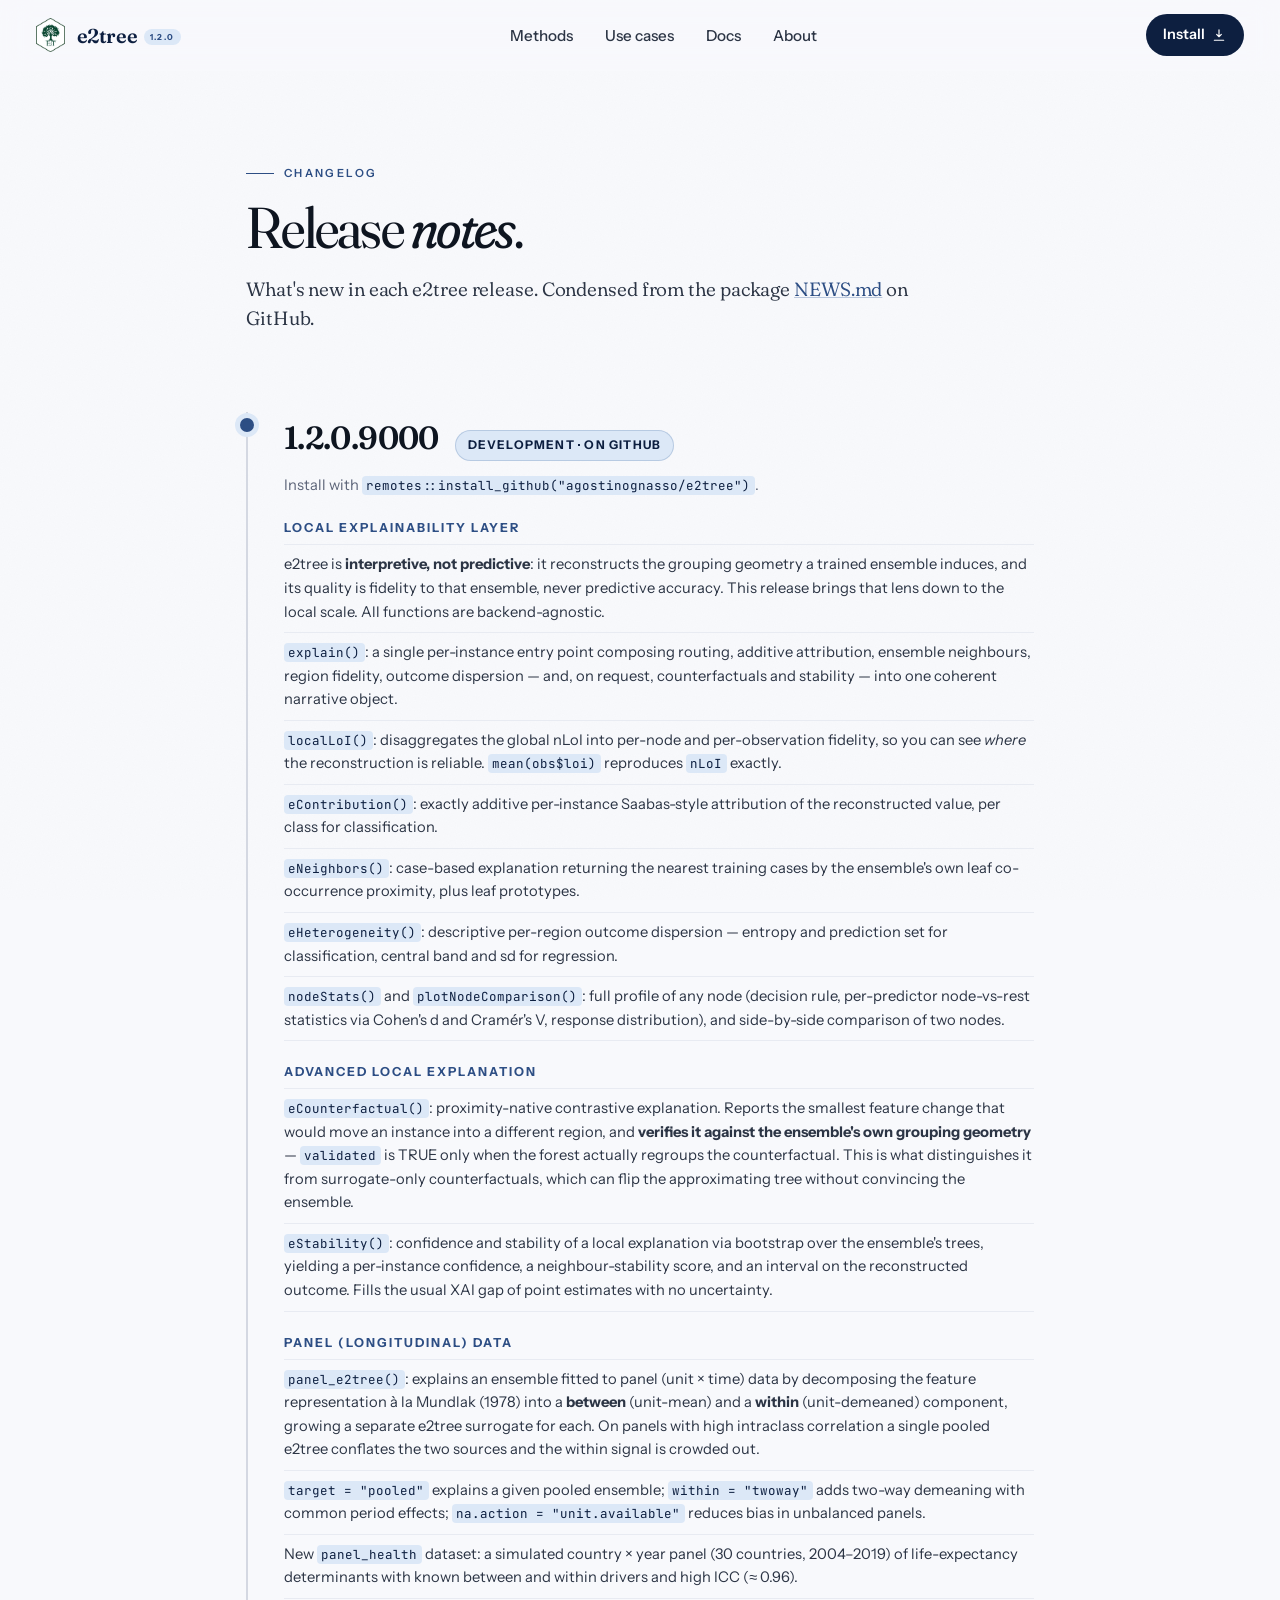
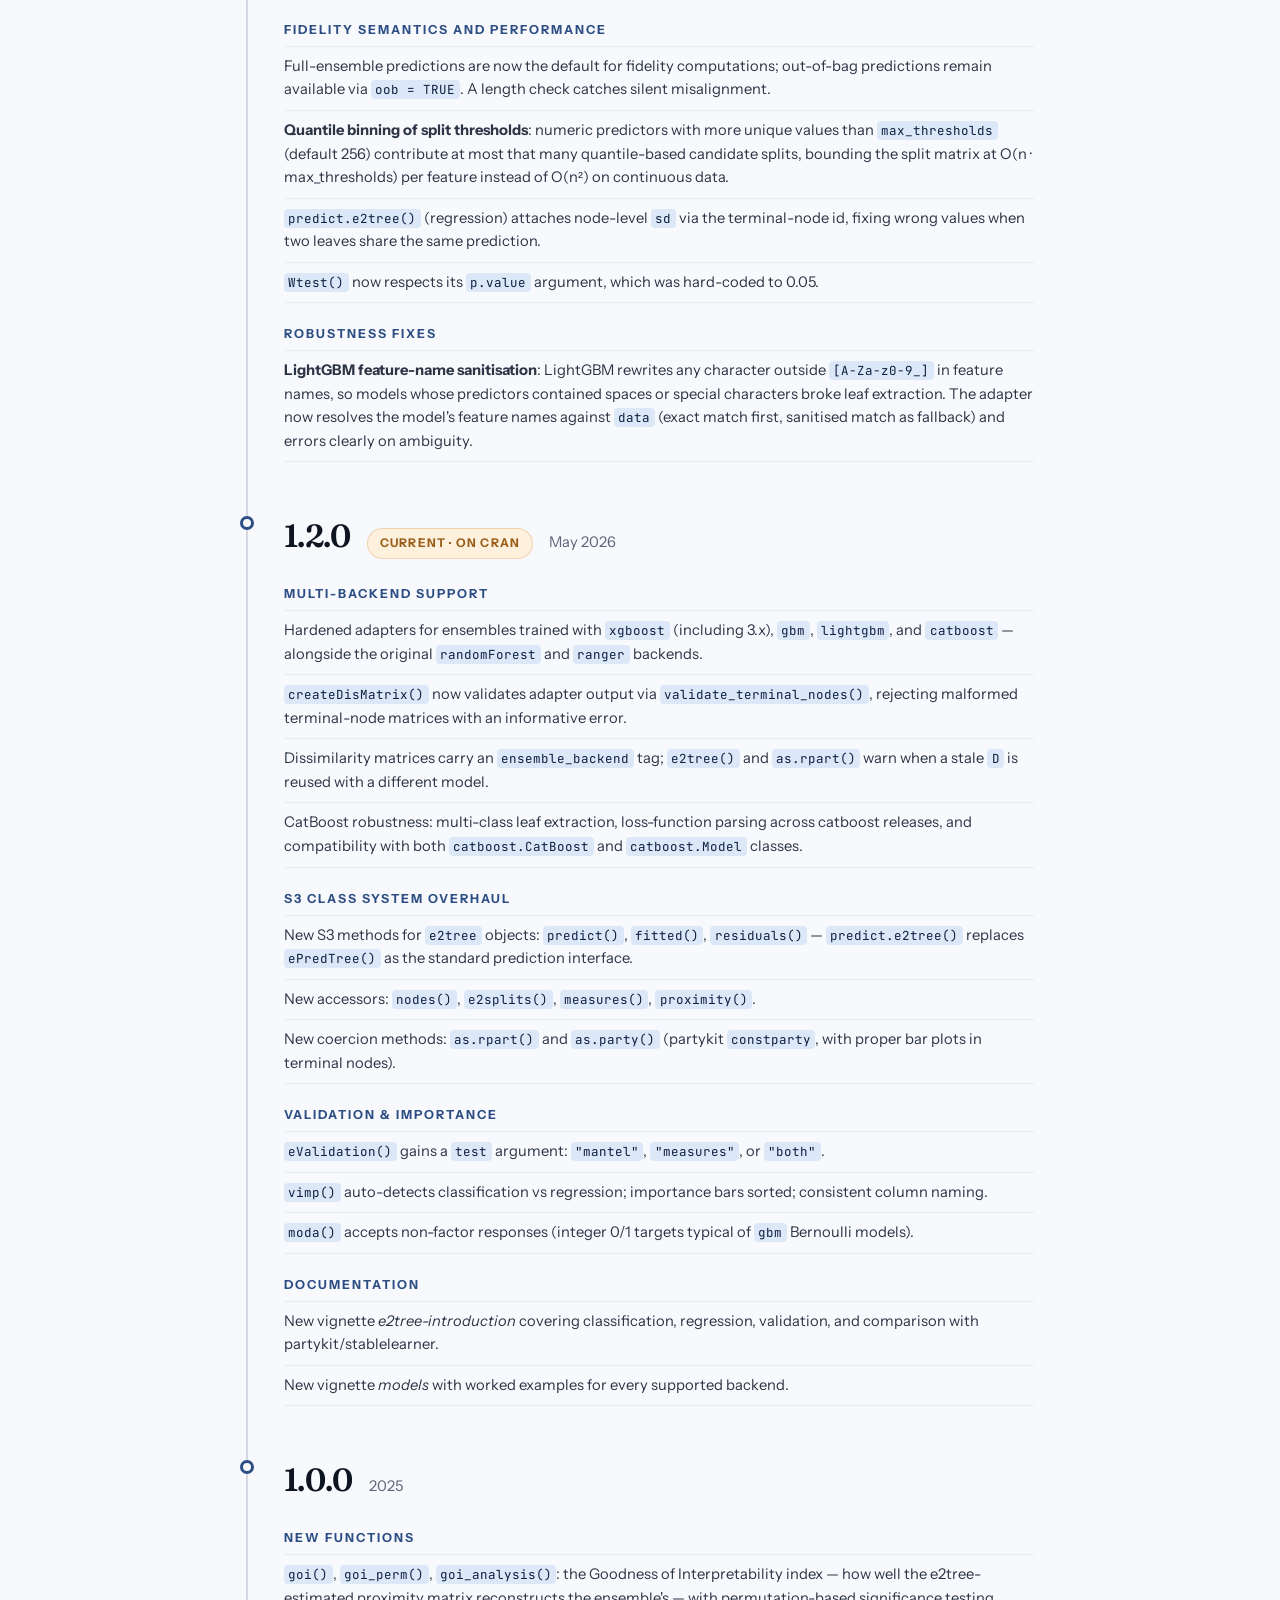
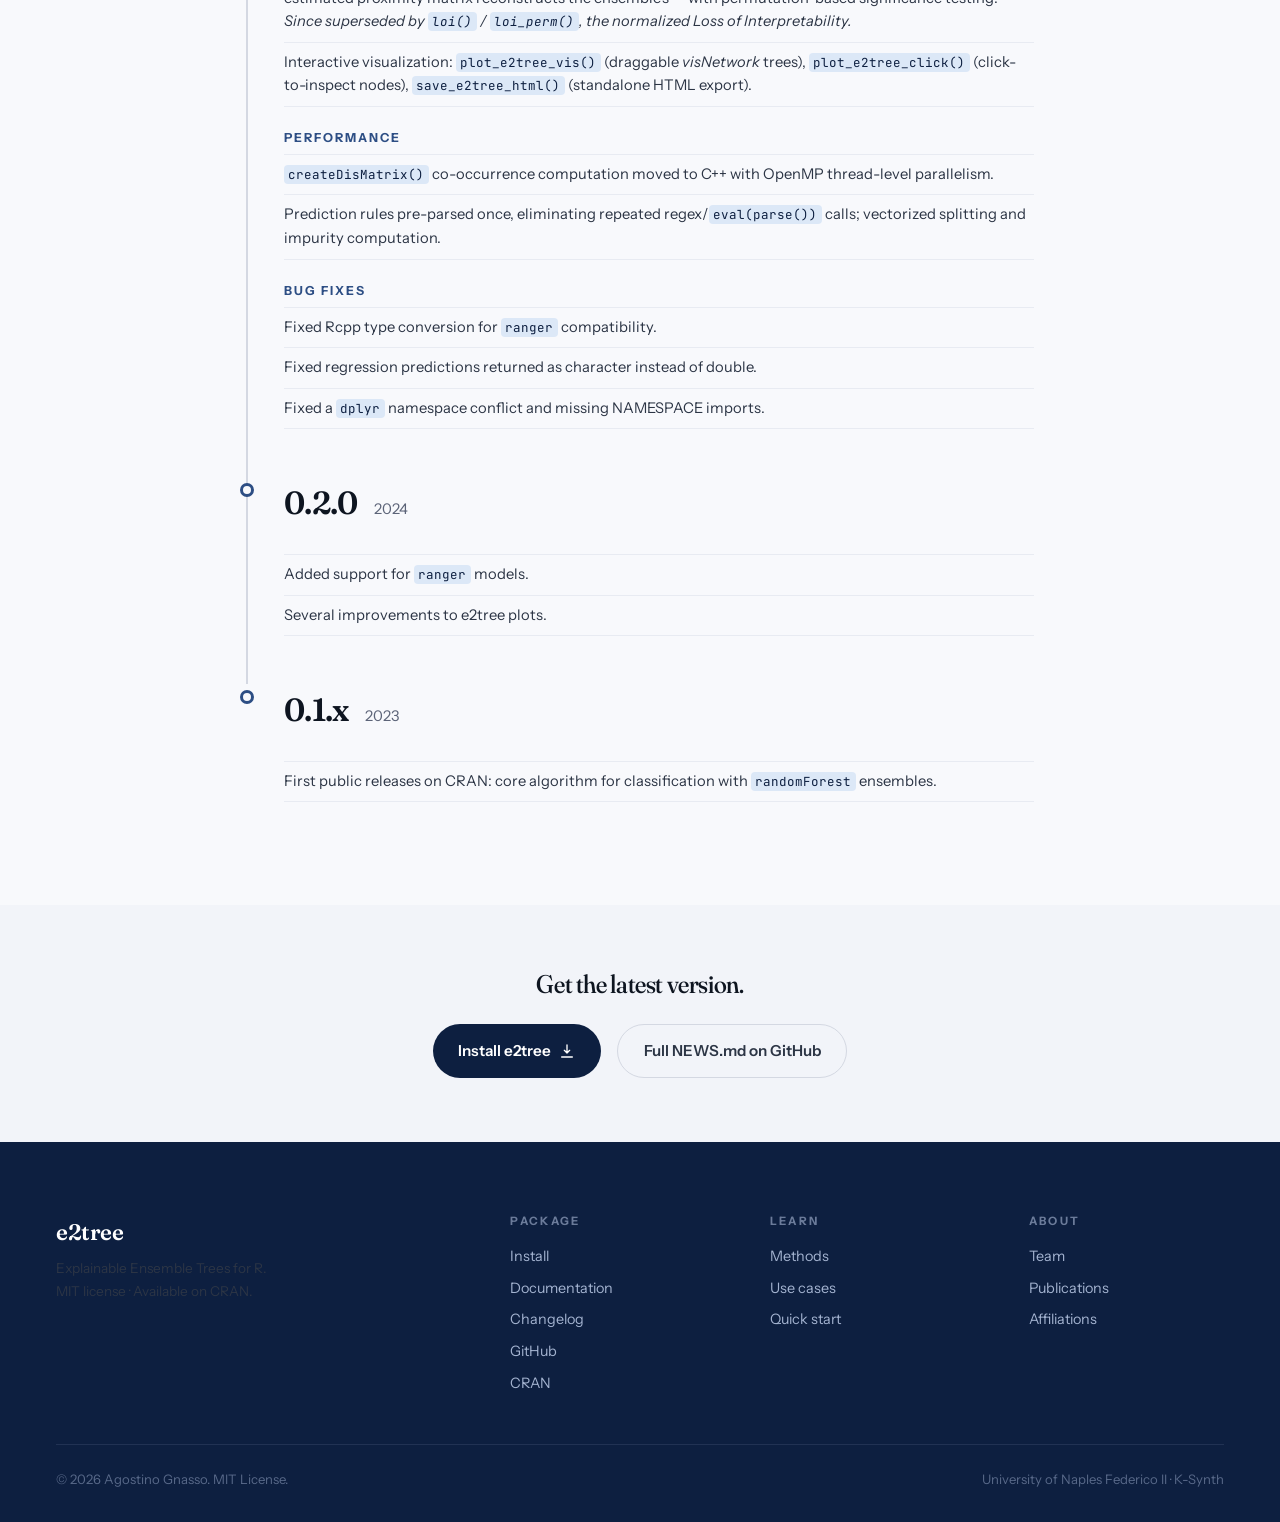
<file: news.html>
<!DOCTYPE html>
<html lang="en">
<head>
  <meta charset="UTF-8">
  <meta name="viewport" content="width=device-width, initial-scale=1.0, viewport-fit=cover">
  <meta name="theme-color" content="#0d1f40">
  <title>Changelog · e2tree — Release Notes</title>
  <meta name="description" content="Release notes for the e2tree R package: new features, supported ensemble backends, performance improvements, and bug fixes across versions.">
  <link rel="canonical" href="https://e2tree.agostinognasso.com/news.html">
  <meta property="og:type" content="website">
  <meta property="og:site_name" content="e2tree">
  <meta property="og:title" content="Changelog · e2tree — Release Notes">
  <meta property="og:description" content="Release notes for the e2tree R package: new features, supported ensemble backends, performance improvements, and bug fixes across versions.">
  <meta property="og:url" content="https://e2tree.agostinognasso.com/news.html">
  <meta property="og:image" content="https://e2tree.agostinognasso.com/images/og-card.png">
  <meta property="og:image:width" content="1200">
  <meta property="og:image:height" content="630">
  <meta name="twitter:card" content="summary_large_image">
  <meta name="twitter:title" content="Changelog · e2tree — Release Notes">
  <meta name="twitter:description" content="Release notes for the e2tree R package: new features, supported ensemble backends, performance improvements, and bug fixes across versions.">
  <meta name="twitter:image" content="https://e2tree.agostinognasso.com/images/og-card.png">
  <link rel="icon" type="image/png" href="images/e2tree_logo.png">
  <link rel="apple-touch-icon" href="images/e2tree_logo.png">
  <link rel="preconnect" href="https://fonts.googleapis.com">
  <link rel="preconnect" href="https://fonts.gstatic.com" crossorigin>
  <link href="https://fonts.googleapis.com/css2?family=Fraunces:ital,opsz,wght,SOFT@0,9..144,300..700,0..100;1,9..144,300..700,0..100&family=Instrument+Sans:ital,wght@0,400..700;1,400..700&family=JetBrains+Mono:wght@400;500;600&display=swap" rel="stylesheet">
  <link rel="stylesheet" href="css/style.css">
  <style>
    .release {
      position: relative;
      padding: 0 0 3rem 2.25rem;
      border-left: 2px solid var(--rule);
    }
    .release:last-of-type { border-left-color: transparent; padding-bottom: 0; }
    .release::before {
      content: "";
      position: absolute;
      left: -8px;
      top: .35rem;
      width: 14px;
      height: 14px;
      border-radius: 50%;
      background: var(--paper);
      border: 3px solid var(--e2-dark);
    }
    .release.current::before { background: var(--e2-dark); box-shadow: 0 0 0 5px var(--e2-soft); }
    .release-header { display: flex; align-items: baseline; gap: 1rem; flex-wrap: wrap; }
    .release-version {
      font-family: var(--font-display);
      font-size: clamp(1.5rem, 2.5vw, 2rem);
      font-weight: 600;
      font-variation-settings: "opsz" 48, "SOFT" 40;
      color: var(--ink);
      letter-spacing: -0.02em;
    }
    .release-group { margin-top: 1.5rem; }
    .release-group h3 {
      font-family: var(--font-body);
      font-size: .78rem;
      font-weight: 700;
      letter-spacing: .16em;
      text-transform: uppercase;
      color: var(--e2-dark);
      margin-bottom: .5rem;
    }
    .release ul { list-style: none; padding: 0; margin: 0; }
    .release li {
      padding: .5rem 0;
      border-top: 1px solid var(--rule-soft);
      font-size: .92rem;
      color: var(--ink-soft);
      line-height: 1.6;
    }
    .release li:last-child { border-bottom: 1px solid var(--rule-soft); }
    .release code {
      font-family: var(--font-mono);
      font-size: .85em;
      background: var(--e2-soft);
      padding: .08em .35em;
      border-radius: 4px;
      color: var(--e2-deep);
    }
  </style>
</head>
<body>

<nav class="site-nav" aria-label="Primary">
  <div class="nav-inner">
    <a href="index.html" class="nav-brand">
      <img src="images/e2tree_logo.png" alt="e2tree logo">
      <span class="wordmark">e2tree<sup>1.2.0</sup></span>
    </a>
    <div class="nav-links">
      <a href="methods.html">Methods</a>
      <a href="usecases.html">Use cases</a>
      <a href="documentation.html">Docs</a>
      <a href="about.html">About</a>
    </div>
    <a href="documentation.html#install" class="nav-cta">
      Install
      <svg viewBox="0 0 24 24" fill="none" stroke="currentColor" stroke-width="2" stroke-linecap="round" stroke-linejoin="round"><path d="M12 3v12m0 0l-4-4m4 4l4-4M4 21h16"/></svg>
    </a>
    <button class="nav-burger" aria-label="Open menu" aria-expanded="false">
      <svg width="20" height="20" viewBox="0 0 24 24" fill="none" stroke="currentColor" stroke-width="2" stroke-linecap="round"><path d="M4 7h16M4 12h16M4 17h16"/></svg>
    </button>
  </div>
  <div class="mobile-menu" style="display:none">
    <a href="methods.html">Methods</a>
    <a href="usecases.html">Use cases</a>
    <a href="documentation.html">Docs</a>
    <a href="about.html">About</a>
    <a href="documentation.html#install">Install</a>
  </div>
</nav>

<!-- HERO -->
<section class="hero" style="padding-bottom: 2rem;">
  <div class="container-narrow">
    <span class="kicker fade-in">Changelog</span>
    <h1 class="display-lg mt-4 fade-in">
      Release <em class="italic-display" style="font-weight:400">notes</em>.
    </h1>
    <p class="lede mt-4 fade-in fade-in-delay-1" style="max-width: 36em;">
      What's new in each e2tree release. Condensed from the package
      <a href="https://github.com/agostinognasso/e2tree/blob/main/NEWS.md" target="_blank" rel="noopener" style="text-decoration: underline; text-decoration-color: rgba(74,111,165,.35);">NEWS.md</a> on GitHub.
    </p>
  </div>
</section>

<!-- TIMELINE -->
<section style="padding-top: 2rem;">
  <div class="container-narrow">

    <!-- development version -->
    <div class="release current fade-in">
      <div class="release-header">
        <span class="release-version">1.2.0.9000</span>
        <span class="paper-badge" style="background: var(--e2-soft); color: var(--e2-deep); border-color: rgba(74,111,165,.25);">Development · on GitHub</span>
      </div>
      <p class="small mt-2" style="max-width: 46em;">
        Install with <code style="font-family:var(--font-mono);background:var(--e2-soft);padding:.08em .35em;border-radius:4px;">remotes::install_github("agostinognasso/e2tree")</code>.
      </p>

      <div class="release-group">
        <h3>Local explainability layer</h3>
        <ul>
          <li>e2tree is <strong>interpretive, not predictive</strong>: it reconstructs the grouping geometry a trained ensemble induces, and its quality is fidelity to that ensemble, never predictive accuracy. This release brings that lens down to the local scale. All functions are backend-agnostic.</li>
          <li><code>explain()</code>: a single per-instance entry point composing routing, additive attribution, ensemble neighbours, region fidelity, outcome dispersion — and, on request, counterfactuals and stability — into one coherent narrative object.</li>
          <li><code>localLoI()</code>: disaggregates the global nLoI into per-node and per-observation fidelity, so you can see <em>where</em> the reconstruction is reliable. <code>mean(obs$loi)</code> reproduces <code>nLoI</code> exactly.</li>
          <li><code>eContribution()</code>: exactly additive per-instance Saabas-style attribution of the reconstructed value, per class for classification.</li>
          <li><code>eNeighbors()</code>: case-based explanation returning the nearest training cases by the ensemble's own leaf co-occurrence proximity, plus leaf prototypes.</li>
          <li><code>eHeterogeneity()</code>: descriptive per-region outcome dispersion — entropy and prediction set for classification, central band and sd for regression.</li>
          <li><code>nodeStats()</code> and <code>plotNodeComparison()</code>: full profile of any node (decision rule, per-predictor node-vs-rest statistics via Cohen's d and Cramér's V, response distribution), and side-by-side comparison of two nodes.</li>
        </ul>
      </div>

      <div class="release-group">
        <h3>Advanced local explanation</h3>
        <ul>
          <li><code>eCounterfactual()</code>: proximity-native contrastive explanation. Reports the smallest feature change that would move an instance into a different region, and <strong>verifies it against the ensemble's own grouping geometry</strong> — <code>validated</code> is TRUE only when the forest actually regroups the counterfactual. This is what distinguishes it from surrogate-only counterfactuals, which can flip the approximating tree without convincing the ensemble.</li>
          <li><code>eStability()</code>: confidence and stability of a local explanation via bootstrap over the ensemble's trees, yielding a per-instance confidence, a neighbour-stability score, and an interval on the reconstructed outcome. Fills the usual XAI gap of point estimates with no uncertainty.</li>
        </ul>
      </div>

      <div class="release-group">
        <h3>Panel (longitudinal) data</h3>
        <ul>
          <li><code>panel_e2tree()</code>: explains an ensemble fitted to panel (unit × time) data by decomposing the feature representation à la Mundlak (1978) into a <strong>between</strong> (unit-mean) and a <strong>within</strong> (unit-demeaned) component, growing a separate e2tree surrogate for each. On panels with high intraclass correlation a single pooled e2tree conflates the two sources and the within signal is crowded out.</li>
          <li><code>target = "pooled"</code> explains a given pooled ensemble; <code>within = "twoway"</code> adds two-way demeaning with common period effects; <code>na.action = "unit.available"</code> reduces bias in unbalanced panels.</li>
          <li>New <code>panel_health</code> dataset: a simulated country × year panel (30 countries, 2004–2019) of life-expectancy determinants with known between and within drivers and high ICC (≈ 0.96).</li>
        </ul>
      </div>

      <div class="release-group">
        <h3>Fidelity semantics and performance</h3>
        <ul>
          <li>Full-ensemble predictions are now the default for fidelity computations; out-of-bag predictions remain available via <code>oob = TRUE</code>. A length check catches silent misalignment.</li>
          <li><strong>Quantile binning of split thresholds</strong>: numeric predictors with more unique values than <code>max_thresholds</code> (default 256) contribute at most that many quantile-based candidate splits, bounding the split matrix at O(n · max_thresholds) per feature instead of O(n²) on continuous data.</li>
          <li><code>predict.e2tree()</code> (regression) attaches node-level <code>sd</code> via the terminal-node id, fixing wrong values when two leaves share the same prediction.</li>
          <li><code>Wtest()</code> now respects its <code>p.value</code> argument, which was hard-coded to 0.05.</li>
        </ul>
      </div>

      <div class="release-group">
        <h3>Robustness fixes</h3>
        <ul>
          <li><strong>LightGBM feature-name sanitisation</strong>: LightGBM rewrites any character outside <code>[A-Za-z0-9_]</code> in feature names, so models whose predictors contained spaces or special characters broke leaf extraction. The adapter now resolves the model's feature names against <code>data</code> (exact match first, sanitised match as fallback) and errors clearly on ambiguity.</li>
        </ul>
      </div>
    </div>

    <!-- 1.2.0 -->
    <div class="release fade-in">
      <div class="release-header">
        <span class="release-version">1.2.0</span>
        <span class="paper-badge">Current · on CRAN</span>
        <span class="small">May 2026</span>
      </div>

      <div class="release-group">
        <h3>Multi-backend support</h3>
        <ul>
          <li>Hardened adapters for ensembles trained with <code>xgboost</code> (including 3.x), <code>gbm</code>, <code>lightgbm</code>, and <code>catboost</code> — alongside the original <code>randomForest</code> and <code>ranger</code> backends.</li>
          <li><code>createDisMatrix()</code> now validates adapter output via <code>validate_terminal_nodes()</code>, rejecting malformed terminal-node matrices with an informative error.</li>
          <li>Dissimilarity matrices carry an <code>ensemble_backend</code> tag; <code>e2tree()</code> and <code>as.rpart()</code> warn when a stale <code>D</code> is reused with a different model.</li>
          <li>CatBoost robustness: multi-class leaf extraction, loss-function parsing across catboost releases, and compatibility with both <code>catboost.CatBoost</code> and <code>catboost.Model</code> classes.</li>
        </ul>
      </div>

      <div class="release-group">
        <h3>S3 class system overhaul</h3>
        <ul>
          <li>New S3 methods for <code>e2tree</code> objects: <code>predict()</code>, <code>fitted()</code>, <code>residuals()</code> — <code>predict.e2tree()</code> replaces <code>ePredTree()</code> as the standard prediction interface.</li>
          <li>New accessors: <code>nodes()</code>, <code>e2splits()</code>, <code>measures()</code>, <code>proximity()</code>.</li>
          <li>New coercion methods: <code>as.rpart()</code> and <code>as.party()</code> (partykit <code>constparty</code>, with proper bar plots in terminal nodes).</li>
        </ul>
      </div>

      <div class="release-group">
        <h3>Validation &amp; importance</h3>
        <ul>
          <li><code>eValidation()</code> gains a <code>test</code> argument: <code>"mantel"</code>, <code>"measures"</code>, or <code>"both"</code>.</li>
          <li><code>vimp()</code> auto-detects classification vs regression; importance bars sorted; consistent column naming.</li>
          <li><code>moda()</code> accepts non-factor responses (integer 0/1 targets typical of <code>gbm</code> Bernoulli models).</li>
        </ul>
      </div>

      <div class="release-group">
        <h3>Documentation</h3>
        <ul>
          <li>New vignette <em>e2tree-introduction</em> covering classification, regression, validation, and comparison with partykit/stablelearner.</li>
          <li>New vignette <em>models</em> with worked examples for every supported backend.</li>
        </ul>
      </div>
    </div>

    <!-- 1.0.0 -->
    <div class="release fade-in">
      <div class="release-header">
        <span class="release-version">1.0.0</span>
        <span class="small">2025</span>
      </div>

      <div class="release-group">
        <h3>New functions</h3>
        <ul>
          <li><code>goi()</code>, <code>goi_perm()</code>, <code>goi_analysis()</code>: the Goodness of Interpretability index — how well the e2tree-estimated proximity matrix reconstructs the ensemble's — with permutation-based significance testing. <em>Since superseded by <code>loi()</code> / <code>loi_perm()</code>, the normalized Loss of Interpretability.</em></li>
          <li>Interactive visualization: <code>plot_e2tree_vis()</code> (draggable <em>visNetwork</em> trees), <code>plot_e2tree_click()</code> (click-to-inspect nodes), <code>save_e2tree_html()</code> (standalone HTML export).</li>
        </ul>
      </div>

      <div class="release-group">
        <h3>Performance</h3>
        <ul>
          <li><code>createDisMatrix()</code> co-occurrence computation moved to C++ with OpenMP thread-level parallelism.</li>
          <li>Prediction rules pre-parsed once, eliminating repeated regex/<code>eval(parse())</code> calls; vectorized splitting and impurity computation.</li>
        </ul>
      </div>

      <div class="release-group">
        <h3>Bug fixes</h3>
        <ul>
          <li>Fixed Rcpp type conversion for <code>ranger</code> compatibility.</li>
          <li>Fixed regression predictions returned as character instead of double.</li>
          <li>Fixed a <code>dplyr</code> namespace conflict and missing NAMESPACE imports.</li>
        </ul>
      </div>
    </div>

    <!-- 0.2.0 -->
    <div class="release fade-in">
      <div class="release-header">
        <span class="release-version">0.2.0</span>
        <span class="small">2024</span>
      </div>
      <div class="release-group">
        <ul>
          <li>Added support for <code>ranger</code> models.</li>
          <li>Several improvements to e2tree plots.</li>
        </ul>
      </div>
    </div>

    <!-- 0.1.x -->
    <div class="release fade-in">
      <div class="release-header">
        <span class="release-version">0.1.x</span>
        <span class="small">2023</span>
      </div>
      <div class="release-group">
        <ul>
          <li>First public releases on CRAN: core algorithm for classification with <code>randomForest</code> ensembles.</li>
        </ul>
      </div>
    </div>

  </div>
</section>

<!-- CTA -->
<section class="section-tight" style="background: var(--paper-warm);">
  <div class="container-narrow text-center">
    <h2 class="display-sm fade-in">Get the latest version.</h2>
    <div class="flex gap-4 justify-center mt-6 fade-in fade-in-delay-1" style="flex-wrap: wrap;">
      <a href="documentation.html#install" class="btn btn-primary">
        Install e2tree
        <svg viewBox="0 0 24 24" fill="none" stroke="currentColor" stroke-width="2" stroke-linecap="round" stroke-linejoin="round"><path d="M12 3v12m0 0l-4-4m4 4l4-4M4 21h16"/></svg>
      </a>
      <a href="https://github.com/agostinognasso/e2tree/blob/main/NEWS.md" target="_blank" rel="noopener" class="btn btn-ghost">
        Full NEWS.md on GitHub
      </a>
    </div>
  </div>
</section>

<!-- FOOTER -->
<footer>
  <div class="container">
    <div class="footer-grid">
      <div class="footer-brand">
        <div class="wordmark">e2tree</div>
        <p class="footer-tagline">Explainable Ensemble Trees for R.<br>MIT license · Available on CRAN.</p>
      </div>
      <div class="footer-col">
        <h4>Package</h4>
        <ul>
          <li><a href="documentation.html#install">Install</a></li>
          <li><a href="documentation.html">Documentation</a></li>
          <li><a href="news.html">Changelog</a></li>
          <li><a href="https://github.com/massimoaria/e2tree" target="_blank" rel="noopener">GitHub</a></li>
          <li><a href="https://cran.r-project.org/package=e2tree" target="_blank" rel="noopener">CRAN</a></li>
        </ul>
      </div>
      <div class="footer-col">
        <h4>Learn</h4>
        <ul>
          <li><a href="methods.html">Methods</a></li>
          <li><a href="usecases.html">Use cases</a></li>
          <li><a href="documentation.html#quickstart">Quick start</a></li>
        </ul>
      </div>
      <div class="footer-col">
        <h4>About</h4>
        <ul>
          <li><a href="about.html">Team</a></li>
          <li><a href="about.html#papers">Publications</a></li>
          <li><a href="about.html#affiliations">Affiliations</a></li>
        </ul>
      </div>
    </div>
    <div class="footer-bottom">
      <span>&copy; 2026 Agostino Gnasso. MIT License.</span>
      <span>University of Naples Federico II · K-Synth</span>
    </div>
  </div>
</footer>

<script src="js/main.js"></script>
</body>
</html>
</file>
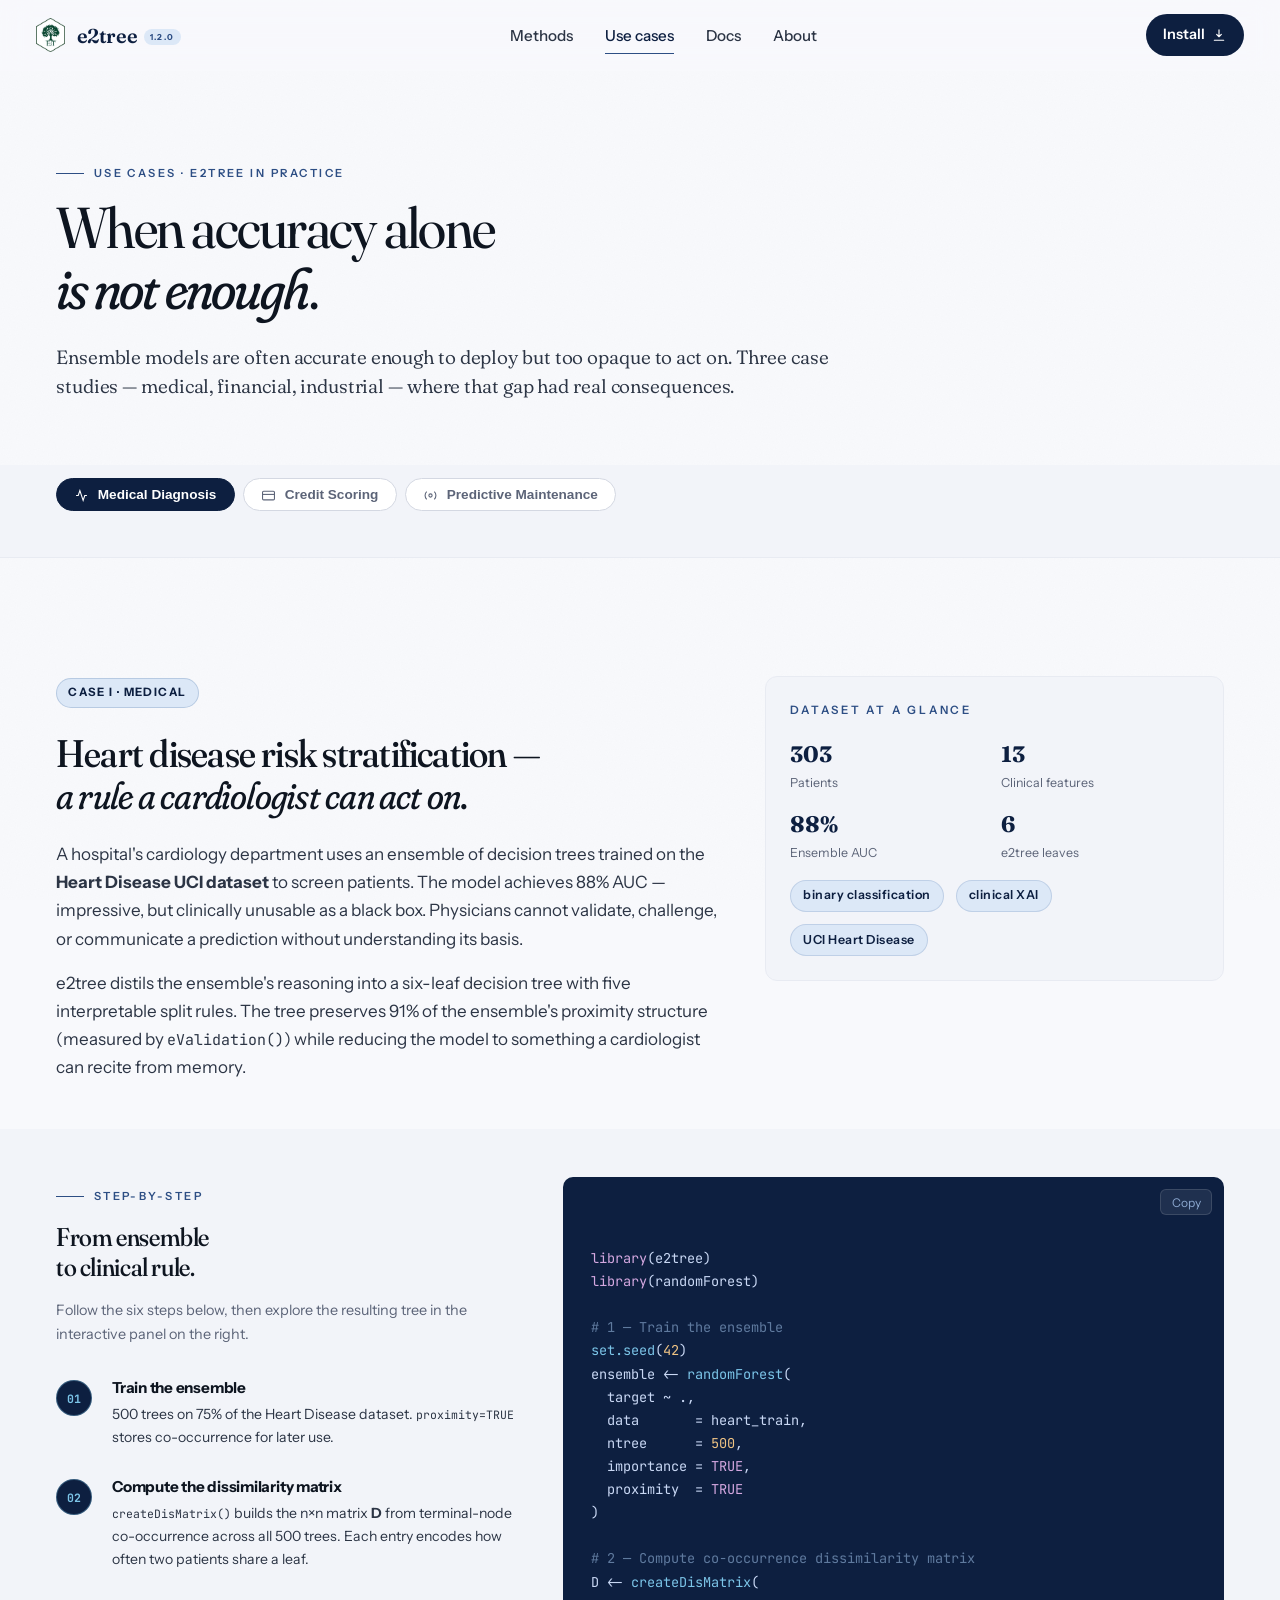
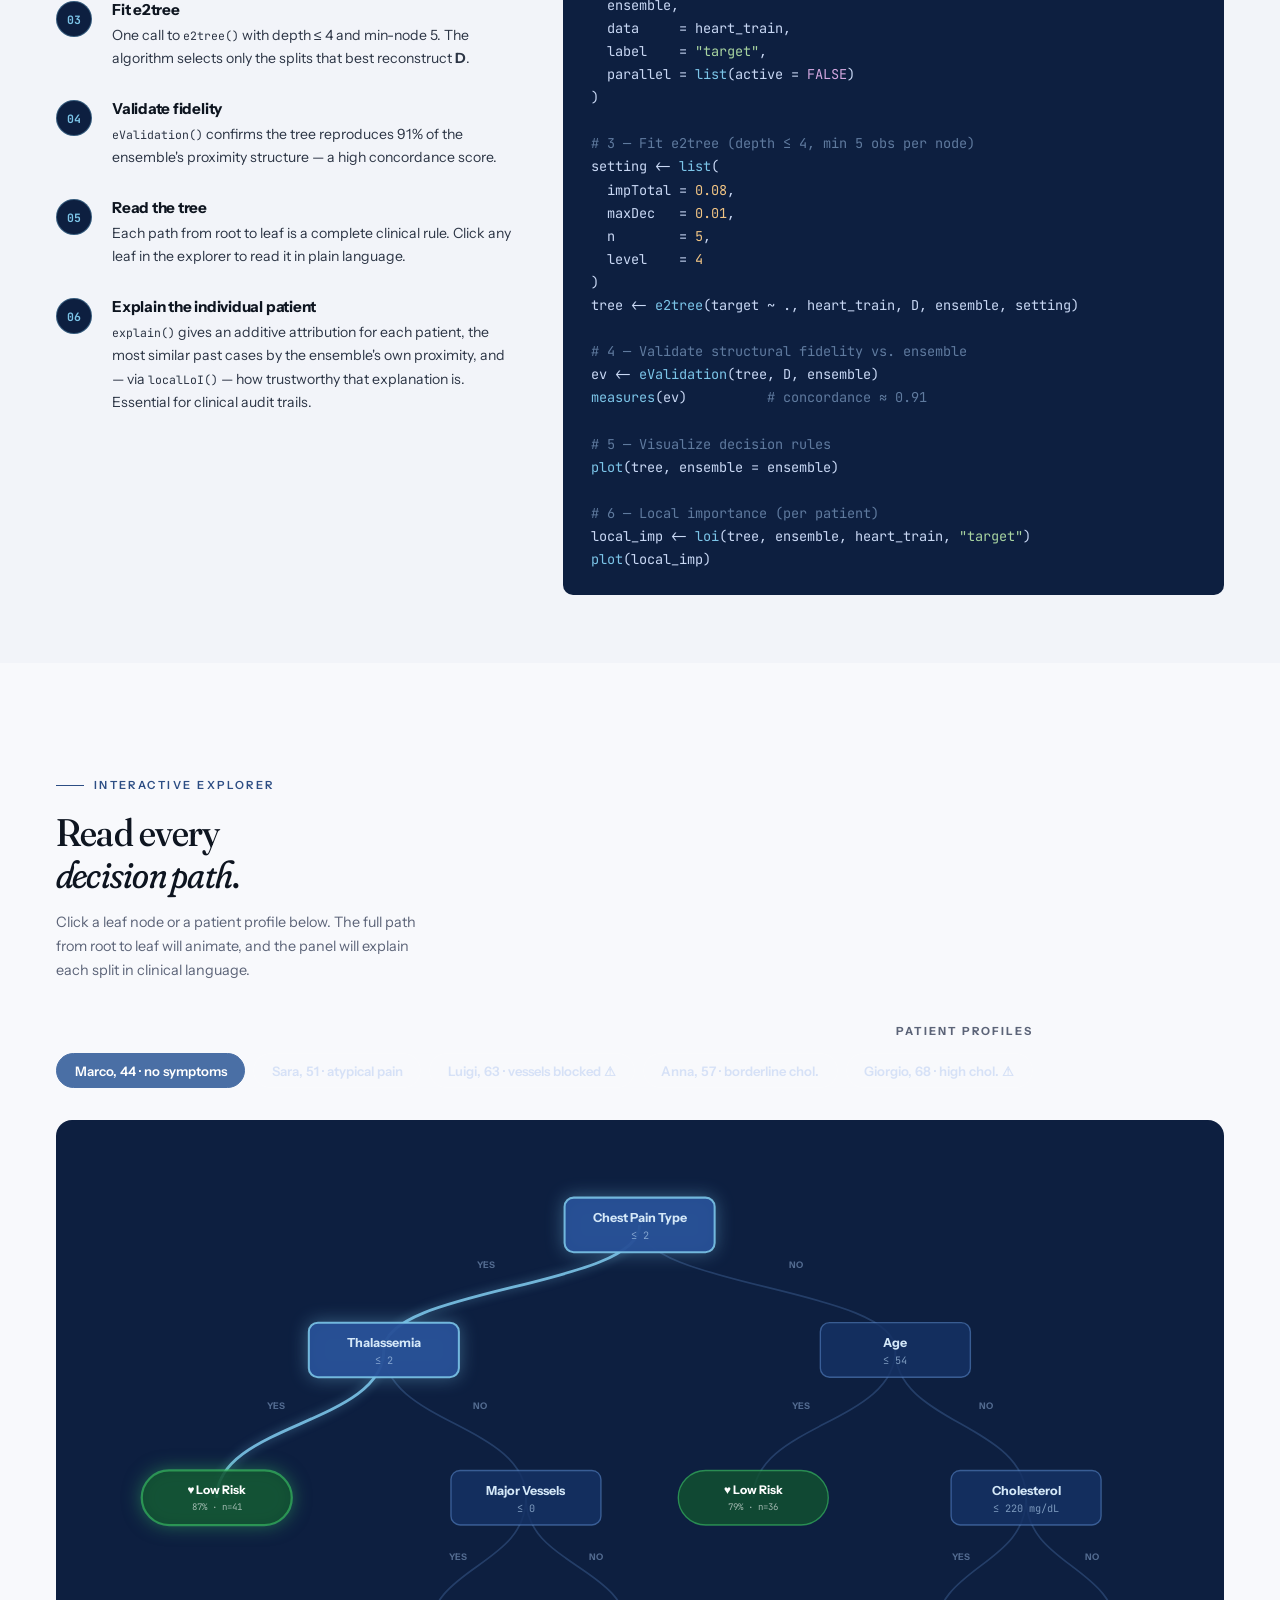
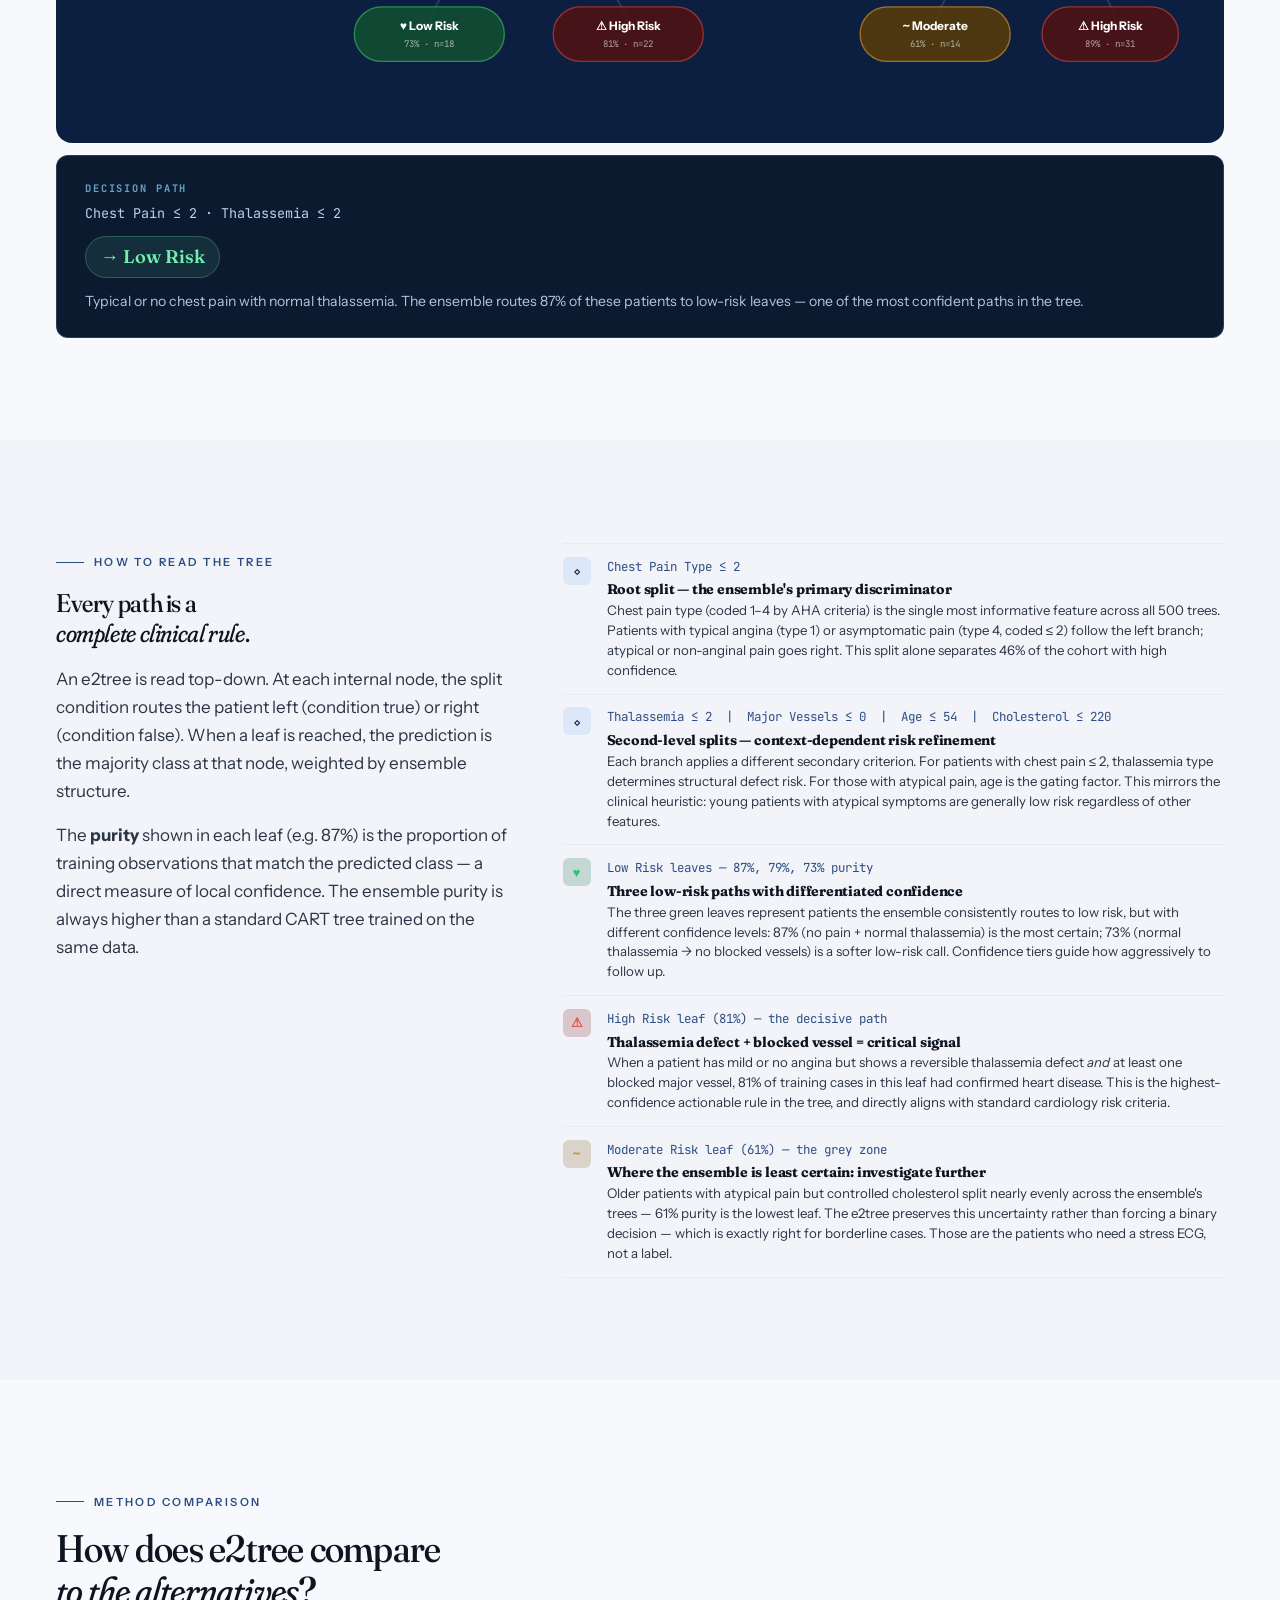
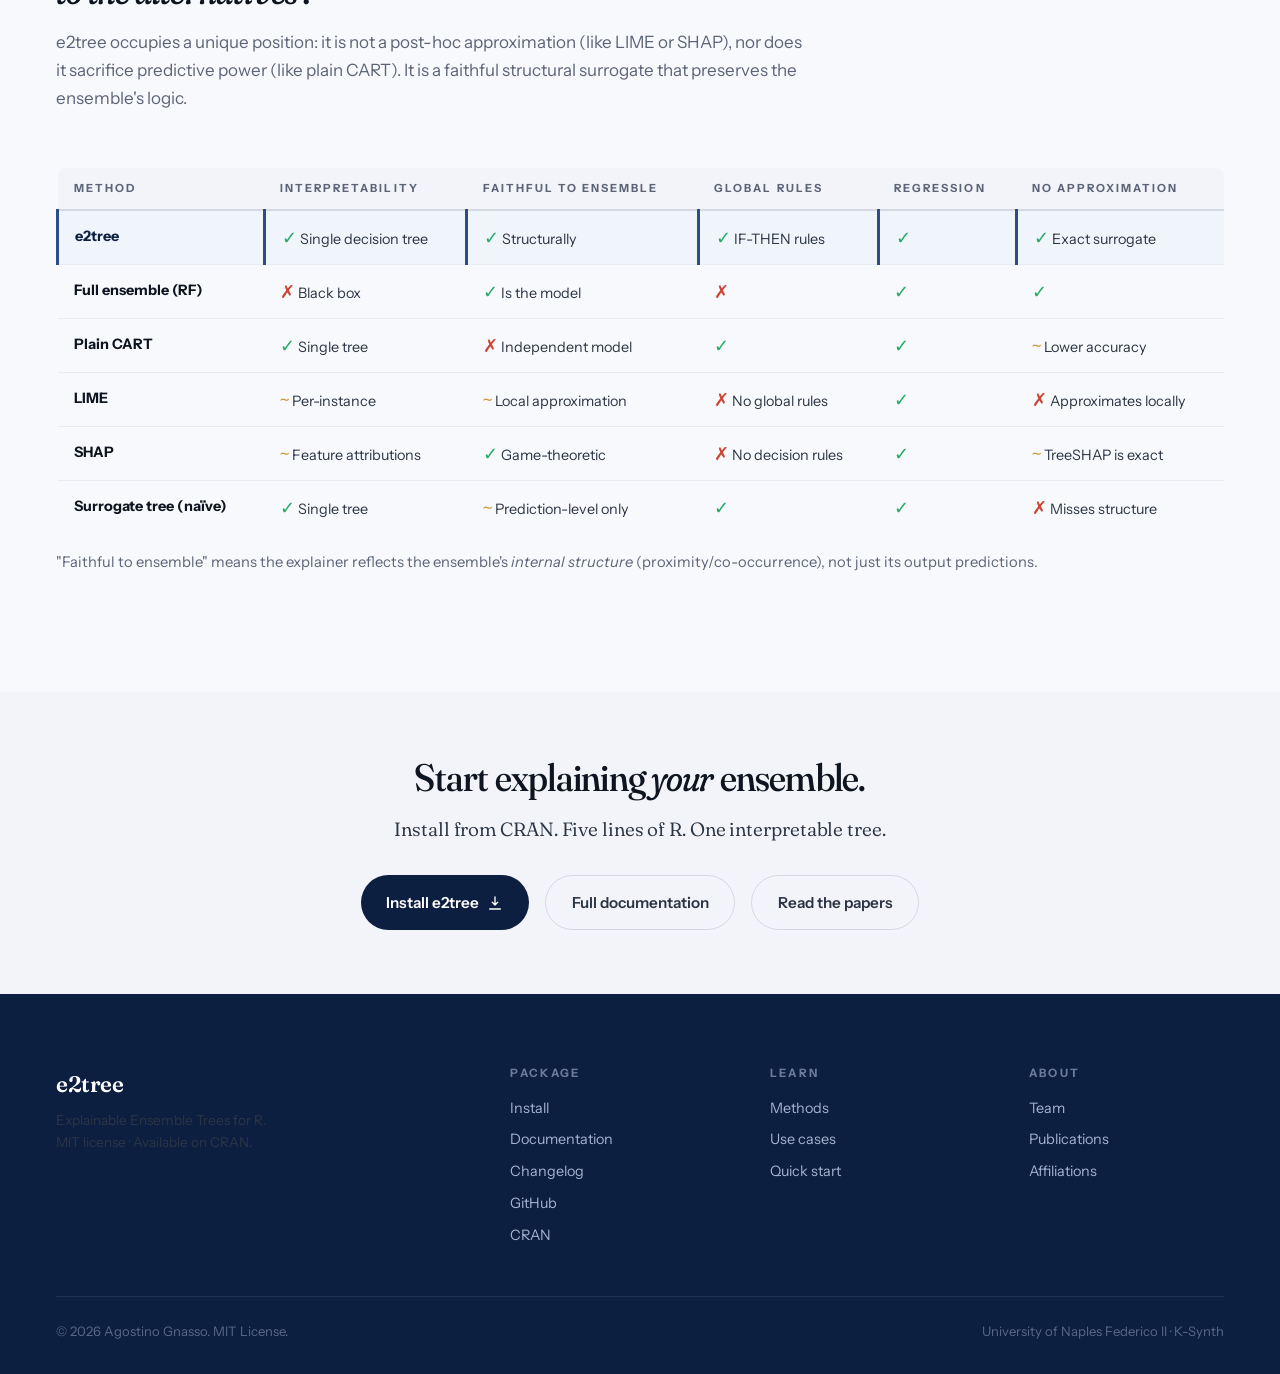
<file: usecases.html>
<!DOCTYPE html>
<html lang="en">
<head>
  <meta charset="UTF-8">
  <meta name="viewport" content="width=device-width, initial-scale=1.0, viewport-fit=cover">
  <meta name="theme-color" content="#0d1f40">
  <title>Use Cases · e2tree — Explainable Ensemble Trees in Practice</title>
  <meta name="description" content="Three real-world use cases showing how e2tree turns opaque ensemble models into auditable decision rules — medical diagnosis, credit scoring, and predictive maintenance.">
  <link rel="canonical" href="https://e2tree.agostinognasso.com/usecases.html">
  <meta property="og:type" content="website">
  <meta property="og:site_name" content="e2tree">
  <meta property="og:title" content="Use Cases · e2tree — Explainable Ensemble Trees in Practice">
  <meta property="og:description" content="Three real-world use cases showing how e2tree turns opaque ensemble models into auditable decision rules — medical diagnosis, credit scoring, and predictive maintenance.">
  <meta property="og:url" content="https://e2tree.agostinognasso.com/usecases.html">
  <meta property="og:image" content="https://e2tree.agostinognasso.com/images/og-card.png">
  <meta property="og:image:width" content="1200">
  <meta property="og:image:height" content="630">
  <meta name="twitter:card" content="summary_large_image">
  <meta name="twitter:title" content="Use Cases · e2tree — Explainable Ensemble Trees in Practice">
  <meta name="twitter:description" content="Three real-world use cases showing how e2tree turns opaque ensemble models into auditable decision rules — medical diagnosis, credit scoring, and predictive maintenance.">
  <meta name="twitter:image" content="https://e2tree.agostinognasso.com/images/og-card.png">
  <link rel="icon" type="image/png" href="images/e2tree_logo.png">
  <link rel="apple-touch-icon" href="images/e2tree_logo.png">
  <link rel="preconnect" href="https://fonts.googleapis.com">
  <link rel="preconnect" href="https://fonts.gstatic.com" crossorigin>
  <link href="https://fonts.googleapis.com/css2?family=Fraunces:ital,opsz,wght,SOFT@0,9..144,300..700,0..100;1,9..144,300..700,0..100&family=Instrument+Sans:ital,wght@0,400..700;1,400..700&family=JetBrains+Mono:wght@400;500;600&display=swap" rel="stylesheet">
  <link rel="stylesheet" href="css/style.css">
  <style>
    /* ---- scenario switcher tabs ---- */
    .scenario-tabs { display: flex; gap: .5rem; flex-wrap: wrap; margin-bottom: 2rem; }
    .scenario-tab {
      padding: .5rem 1.1rem;
      border-radius: 999px;
      border: 1.5px solid var(--rule);
      background: var(--surface);
      font-size: .85rem;
      font-weight: 600;
      color: var(--ink-muted);
      cursor: pointer;
      transition: all .2s;
    }
    .scenario-tab:hover { border-color: var(--e2-dark); color: var(--e2-deep); }
    .scenario-tab.active { background: var(--e2-deep); border-color: var(--e2-deep); color: #fff; }
    .scenario-tab.amber.active { background: var(--amber); border-color: var(--amber); }
    .scenario-tab.plum.active  { background: #5a2a70; border-color: #5a2a70; }

    /* ---- step annotation ---- */
    .step-row { display: flex; gap: 1.25rem; align-items: flex-start; margin-bottom: 1.75rem; }
    .step-row:last-child { margin-bottom: 0; }
    .step-num {
      width: 36px; height: 36px; border-radius: 50%;
      background: var(--e2-deep); color: #7cc5e8;
      font-family: var(--font-mono); font-size: .72rem; font-weight: 700;
      display: flex; align-items: center; justify-content: center;
      flex-shrink: 0; margin-top: .1rem;
      border: 1.5px solid rgba(124,197,232,.35);
    }
    .step-row .step-body h4 { font-family: var(--font-body); font-weight: 700; font-size: .95rem; margin: 0 0 .3rem; }
    .step-row .step-body p  { font-size: .88rem; margin: 0; color: var(--ink-soft); }

    /* ---- reading-the-tree annotation overlay ---- */
    .annotation-row {
      display: flex; gap: 1rem; align-items: flex-start;
      padding: .8rem 0; border-top: 1px solid var(--rule-soft);
    }
    .annotation-row:last-child { border-bottom: 1px solid var(--rule-soft); }
    .ann-icon {
      width: 28px; height: 28px; border-radius: 6px;
      display: flex; align-items: center; justify-content: center;
      flex-shrink: 0; font-size: .8rem; font-weight: 700;
    }
    .ann-icon.split  { background: var(--e2-soft);    color: var(--e2-deep); }
    .ann-icon.leaf-l { background: rgba(20,100,60,.2); color: #30c070; }
    .ann-icon.leaf-h { background: rgba(120,20,20,.2); color: #e05040; }
    .ann-icon.leaf-m { background: rgba(120,80,10,.2); color: #d09030; }
    .ann-rule { font-family: var(--font-mono); font-size: .78rem; color: var(--e2-dark); margin-bottom: .2rem; }
    .ann-body h4 { font-size: .88rem; font-weight: 700; margin: 0 0 .15rem; }
    .ann-body p  { font-size: .83rem; color: var(--ink-soft); margin: 0; line-height: 1.5; }

    /* ---- case section switcher ---- */
    .case-section { display: none; }
    .case-section.active { display: block; }

    /* ---- comparison table ---- */
    .compare-wrap { overflow-x: auto; }
  </style>
</head>
<body>

<nav class="site-nav" aria-label="Primary">
  <div class="nav-inner">
    <a href="index.html" class="nav-brand">
      <img src="images/e2tree_logo.png" alt="e2tree logo">
      <span class="wordmark">e2tree<sup>1.2.0</sup></span>
    </a>
    <div class="nav-links">
      <a href="methods.html">Methods</a>
      <a href="usecases.html">Use cases</a>
      <a href="documentation.html">Docs</a>
      <a href="about.html">About</a>
    </div>
    <a href="documentation.html#install" class="nav-cta">
      Install
      <svg viewBox="0 0 24 24" fill="none" stroke="currentColor" stroke-width="2" stroke-linecap="round" stroke-linejoin="round"><path d="M12 3v12m0 0l-4-4m4 4l4-4M4 21h16"/></svg>
    </a>
    <button class="nav-burger" aria-label="Open menu" aria-expanded="false">
      <svg width="20" height="20" viewBox="0 0 24 24" fill="none" stroke="currentColor" stroke-width="2" stroke-linecap="round"><path d="M4 7h16M4 12h16M4 17h16"/></svg>
    </button>
  </div>
  <div class="mobile-menu" style="display:none">
    <a href="methods.html">Methods</a>
    <a href="usecases.html">Use cases</a>
    <a href="documentation.html">Docs</a>
    <a href="about.html">About</a>
    <a href="documentation.html#install">Install</a>
  </div>
</nav>

<!-- HERO -->
<section class="hero" style="padding-bottom: clamp(2rem, 4vw, 3rem);">
  <div class="container">
    <span class="kicker fade-in">Use cases · e2tree in practice</span>
    <h1 class="display-lg mt-4 fade-in" style="max-width: 14em;">
      When accuracy alone<br>
      <em class="italic-display" style="font-weight:400">is not enough</em>.
    </h1>
    <p class="lede mt-6 fade-in fade-in-delay-1" style="max-width: 42em;">
      Ensemble models are often accurate enough to deploy but too opaque to act on. Three case studies &mdash; medical, financial, industrial &mdash; where that gap had real consequences.
    </p>
  </div>
</section>

<!-- SCENARIO SWITCHER -->
<div style="background: var(--paper-warm); border-bottom: 1px solid var(--rule-soft); position: sticky; top: 60px; z-index: 40; padding: .85rem 0;">
  <div class="container">
    <div class="scenario-tabs">
      <button class="scenario-tab active" data-case="medical">
        <svg width="13" height="13" viewBox="0 0 24 24" fill="none" stroke="currentColor" stroke-width="2" style="margin-right:.4rem; vertical-align:middle;"><path d="M22 12h-4l-3 9L9 3l-3 9H2"/></svg>
        Medical Diagnosis
      </button>
      <button class="scenario-tab amber" data-case="credit">
        <svg width="13" height="13" viewBox="0 0 24 24" fill="none" stroke="currentColor" stroke-width="2" style="margin-right:.4rem; vertical-align:middle;"><rect x="1" y="4" width="22" height="16" rx="2"/><line x1="1" y1="10" x2="23" y2="10"/></svg>
        Credit Scoring
      </button>
      <button class="scenario-tab plum" data-case="maintenance">
        <svg width="13" height="13" viewBox="0 0 24 24" fill="none" stroke="currentColor" stroke-width="2" style="margin-right:.4rem; vertical-align:middle;"><circle cx="12" cy="12" r="3"/><path d="M19.07 4.93a10 10 0 0 1 0 14.14M4.93 4.93a10 10 0 0 0 0 14.14"/></svg>
        Predictive Maintenance
      </button>
    </div>
  </div>
</div>

<!-- ================================================================ -->
<!-- CASE 1 — MEDICAL DIAGNOSIS                                        -->
<!-- ================================================================ -->
<div id="case-medical" class="case-section active">

  <!-- Scenario header -->
  <section style="padding-bottom: 2rem;">
    <div class="container">
      <div class="grid grid-12" style="gap: 3rem; align-items: start; margin-top: 1rem;">
        <div style="grid-column: span 7;" class="fade-in">
          <span class="case-badge">Case I · Medical</span>
          <h2 class="display-md mt-2">
            Heart disease risk stratification &mdash;<br>
            <em class="italic-display" style="font-weight:400">a rule a cardiologist can act on</em>.
          </h2>
          <p class="mt-6">
            A hospital's cardiology department uses an ensemble of decision trees trained on the <strong>Heart Disease UCI dataset</strong> to screen patients. The model achieves 88% AUC &mdash; impressive, but clinically unusable as a black box. Physicians cannot validate, challenge, or communicate a prediction without understanding its basis.
          </p>
          <p>
            e2tree distils the ensemble's reasoning into a six-leaf decision tree with five interpretable split rules. The tree preserves 91% of the ensemble's proximity structure (measured by <code style="font-family:var(--font-mono);font-size:.88em;">eValidation()</code>) while reducing the model to something a cardiologist can recite from memory.
          </p>
        </div>
        <div style="grid-column: span 5;" class="fade-in fade-in-delay-1">
          <div style="background: var(--paper-warm); border: 1px solid var(--rule-soft); border-radius: 12px; padding: 1.5rem;">
            <div class="eyebrow" style="color: var(--e2-dark); margin-bottom: 1rem;">Dataset at a glance</div>
            <div style="display: grid; grid-template-columns: 1fr 1fr; gap: .75rem;">
              <div><div style="font-size:1.4rem; font-weight:700; color:var(--e2-deep); font-family:var(--font-display);">303</div><div style="font-size:.78rem; color:var(--ink-muted);">Patients</div></div>
              <div><div style="font-size:1.4rem; font-weight:700; color:var(--e2-deep); font-family:var(--font-display);">13</div><div style="font-size:.78rem; color:var(--ink-muted);">Clinical features</div></div>
              <div><div style="font-size:1.4rem; font-weight:700; color:var(--e2-deep); font-family:var(--font-display);">88%</div><div style="font-size:.78rem; color:var(--ink-muted);">Ensemble AUC</div></div>
              <div><div style="font-size:1.4rem; font-weight:700; color:var(--e2-deep); font-family:var(--font-display);">6</div><div style="font-size:.78rem; color:var(--ink-muted);">e2tree leaves</div></div>
            </div>
            <div class="flex gap-3 mt-4" style="flex-wrap:wrap;">
              <span class="pill">binary classification</span>
              <span class="pill">clinical XAI</span>
              <span class="pill">UCI Heart Disease</span>
            </div>
          </div>
        </div>
      </div>
    </div>
  </section>

  <!-- Step-by-step workflow -->
  <section style="background: var(--paper-warm); padding-top: 3rem; padding-bottom: 3rem;">
    <div class="container">
      <div class="grid grid-12" style="gap: 3rem;">
        <div style="grid-column: span 5;" class="fade-in">
          <span class="kicker">Step-by-step</span>
          <h2 class="display-sm mt-4">From ensemble<br>to clinical rule.</h2>
          <p class="mt-4" style="font-size: .9rem; color: var(--ink-muted);">Follow the six steps below, then explore the resulting tree in the interactive panel on the right.</p>

          <div style="margin-top: 2rem;">
            <div class="step-row">
              <div class="step-num">01</div>
              <div class="step-body">
                <h4>Train the ensemble</h4>
                <p>500 trees on 75% of the Heart Disease dataset. <code style="font-family:var(--font-mono);font-size:.82em;">proximity=TRUE</code> stores co-occurrence for later use.</p>
              </div>
            </div>
            <div class="step-row">
              <div class="step-num">02</div>
              <div class="step-body">
                <h4>Compute the dissimilarity matrix</h4>
                <p><code style="font-family:var(--font-mono);font-size:.82em;">createDisMatrix()</code> builds the n×n matrix <strong>D</strong> from terminal-node co-occurrence across all 500 trees. Each entry encodes how often two patients share a leaf.</p>
              </div>
            </div>
            <div class="step-row">
              <div class="step-num">03</div>
              <div class="step-body">
                <h4>Fit e2tree</h4>
                <p>One call to <code style="font-family:var(--font-mono);font-size:.82em;">e2tree()</code> with depth ≤ 4 and min-node 5. The algorithm selects only the splits that best reconstruct <strong>D</strong>.</p>
              </div>
            </div>
            <div class="step-row">
              <div class="step-num">04</div>
              <div class="step-body">
                <h4>Validate fidelity</h4>
                <p><code style="font-family:var(--font-mono);font-size:.82em;">eValidation()</code> confirms the tree reproduces 91% of the ensemble's proximity structure — a high concordance score.</p>
              </div>
            </div>
            <div class="step-row">
              <div class="step-num">05</div>
              <div class="step-body">
                <h4>Read the tree</h4>
                <p>Each path from root to leaf is a complete clinical rule. Click any leaf in the explorer to read it in plain language.</p>
              </div>
            </div>
            <div class="step-row">
              <div class="step-num">06</div>
              <div class="step-body">
                <h4>Explain the individual patient</h4>
                <p><code style="font-family:var(--font-mono);font-size:.82em;">explain()</code> gives an additive attribution for each patient, the most similar past cases by the ensemble's own proximity, and — via <code style="font-family:var(--font-mono);font-size:.82em;">localLoI()</code> — how trustworthy that explanation is. Essential for clinical audit trails.</p>
              </div>
            </div>
          </div>
        </div>

        <div style="grid-column: span 7;" class="fade-in fade-in-delay-1">
          <div class="code-block" style="margin-bottom: 1.25rem;">
            <button class="copy-btn">Copy</button>
<span class="kw">library</span>(e2tree)
<span class="kw">library</span>(randomForest)

<span class="comment"># 1 — Train the ensemble</span>
<span class="fn">set.seed</span>(<span class="num">42</span>)
ensemble &lt;- <span class="fn">randomForest</span>(
  target ~ .,
  data       = heart_train,
  ntree      = <span class="num">500</span>,
  importance = <span class="kw">TRUE</span>,
  proximity  = <span class="kw">TRUE</span>
)

<span class="comment"># 2 — Compute co-occurrence dissimilarity matrix</span>
D &lt;- <span class="fn">createDisMatrix</span>(
  ensemble,
  data     = heart_train,
  label    = <span class="str">"target"</span>,
  parallel = <span class="fn">list</span>(active = <span class="kw">FALSE</span>)
)

<span class="comment"># 3 — Fit e2tree (depth ≤ 4, min 5 obs per node)</span>
setting &lt;- <span class="fn">list</span>(
  impTotal = <span class="num">0.08</span>,
  maxDec   = <span class="num">0.01</span>,
  n        = <span class="num">5</span>,
  level    = <span class="num">4</span>
)
tree &lt;- <span class="fn">e2tree</span>(target ~ ., heart_train, D, ensemble, setting)

<span class="comment"># 4 — Validate structural fidelity vs. ensemble</span>
ev &lt;- <span class="fn">eValidation</span>(tree, D, ensemble)
<span class="fn">measures</span>(ev)          <span class="comment"># concordance ≈ 0.91</span>

<span class="comment"># 5 — Visualize decision rules</span>
<span class="fn">plot</span>(tree, ensemble = ensemble)

<span class="comment"># 6 — Local importance (per patient)</span>
local_imp &lt;- <span class="fn">loi</span>(tree, ensemble, heart_train, <span class="str">"target"</span>)
<span class="fn">plot</span>(local_imp)</div>
        </div>
      </div>
    </div>
  </section>

  <!-- Interactive Tree Explorer -->
  <section id="tree-explorer">
    <div class="container">
      <div class="flex justify-between items-start mb-8" style="flex-wrap:wrap; gap:1.5rem;">
        <div class="fade-in">
          <span class="kicker">Interactive explorer</span>
          <h2 class="display-md mt-4">
            Read every<br>
            <em class="italic-display" style="font-weight:400">decision path</em>.
          </h2>
          <p class="mt-4" style="color:var(--ink-muted); font-size:.9rem; max-width: 26em;">
            Click a leaf node or a patient profile below. The full path from root to leaf will animate, and the panel will explain each split in clinical language.
          </p>
        </div>
        <div class="fade-in fade-in-delay-1" style="display:flex; flex-direction:column; gap:.5rem; align-items:flex-end;">
          <div style="font-size:.7rem; font-weight:700; letter-spacing:.18em; text-transform:uppercase; color:var(--ink-muted); margin-bottom:.25rem;">Patient profiles</div>
          <div style="display:flex; flex-wrap:wrap; gap:.5rem; justify-content:flex-end;">
            <button class="profile-btn" data-leaf="3">
              Marco, 44 · no symptoms
            </button>
            <button class="profile-btn" data-leaf="5">
              Sara, 51 · atypical pain
            </button>
            <button class="profile-btn high-risk" data-leaf="8">
              Luigi, 63 · vessels blocked ⚠
            </button>
            <button class="profile-btn mod-risk" data-leaf="9">
              Anna, 57 · borderline chol.
            </button>
            <button class="profile-btn high-risk" data-leaf="10">
              Giorgio, 68 · high chol. ⚠
            </button>
          </div>
        </div>
      </div>

      <!-- SVG Tree -->
      <div class="uc-tree-container fade-in fade-in-delay-2">
        <svg id="uc-tree-svg-medical" viewBox="0 0 960 480" xmlns="http://www.w3.org/2000/svg" aria-label="Interactive e2tree for heart disease risk">
          <defs>
            <filter id="glow-low" x="-30%" y="-30%" width="160%" height="160%">
              <feGaussianBlur in="SourceAlpha" stdDeviation="4" result="blur"/>
              <feFlood flood-color="#30c070" flood-opacity="0.5" result="color"/>
              <feComposite in="color" in2="blur" operator="in" result="glow"/>
              <feMerge><feMergeNode in="glow"/><feMergeNode in="SourceGraphic"/></feMerge>
            </filter>
            <filter id="glow-high" x="-30%" y="-30%" width="160%" height="160%">
              <feGaussianBlur in="SourceAlpha" stdDeviation="4" result="blur"/>
              <feFlood flood-color="#e05040" flood-opacity="0.5" result="color"/>
              <feComposite in="color" in2="blur" operator="in" result="glow"/>
              <feMerge><feMergeNode in="glow"/><feMergeNode in="SourceGraphic"/></feMerge>
            </filter>
            <filter id="glow-mod" x="-30%" y="-30%" width="160%" height="160%">
              <feGaussianBlur in="SourceAlpha" stdDeviation="4" result="blur"/>
              <feFlood flood-color="#d09030" flood-opacity="0.5" result="color"/>
              <feComposite in="color" in2="blur" operator="in" result="glow"/>
              <feMerge><feMergeNode in="glow"/><feMergeNode in="SourceGraphic"/></feMerge>
            </filter>
            <filter id="glow-node" x="-30%" y="-30%" width="160%" height="160%">
              <feGaussianBlur in="SourceAlpha" stdDeviation="5" result="blur"/>
              <feFlood flood-color="#7cc5e8" flood-opacity="0.45" result="color"/>
              <feComposite in="color" in2="blur" operator="in" result="glow"/>
              <feMerge><feMergeNode in="glow"/><feMergeNode in="SourceGraphic"/></feMerge>
            </filter>
          </defs>

          <!-- ===== EDGES ===== -->
          <!-- n0→n1 (480,58)→(255,168) -->
          <path class="tree-edge" data-edge="n0-n1" d="M 480,58 C 480,113 255,113 255,168"/>
          <!-- n0→n2 (480,58)→(705,168) -->
          <path class="tree-edge" data-edge="n0-n2" d="M 480,58 C 480,113 705,113 705,168"/>
          <!-- n1→n3 (255,168)→(108,298) -->
          <path class="tree-edge" data-edge="n1-n3" d="M 255,168 C 255,233 108,233 108,298"/>
          <!-- n1→n4 (255,168)→(380,298) -->
          <path class="tree-edge" data-edge="n1-n4" d="M 255,168 C 255,233 380,233 380,298"/>
          <!-- n2→n5 (705,168)→(580,298) -->
          <path class="tree-edge" data-edge="n2-n5" d="M 705,168 C 705,233 580,233 580,298"/>
          <!-- n2→n6 (705,168)→(820,298) -->
          <path class="tree-edge" data-edge="n2-n6" d="M 705,168 C 705,233 820,233 820,298"/>
          <!-- n4→n7 (380,298)→(295,418) -->
          <path class="tree-edge" data-edge="n4-n7" d="M 380,298 C 380,358 295,358 295,418"/>
          <!-- n4→n8 (380,298)→(470,418) -->
          <path class="tree-edge" data-edge="n4-n8" d="M 380,298 C 380,358 470,358 470,418"/>
          <!-- n6→n9 (820,298)→(740,418) -->
          <path class="tree-edge" data-edge="n6-n9" d="M 820,298 C 820,358 740,358 740,418"/>
          <!-- n6→n10 (820,298)→(900,418) -->
          <path class="tree-edge" data-edge="n6-n10" d="M 820,298 C 820,358 900,358 900,418"/>

          <!-- ===== EDGE LABELS ===== -->
          <text class="edge-label" x="345" y="96">YES</text>
          <text class="edge-label" x="618" y="96">NO</text>
          <text class="edge-label" x="160" y="220">YES</text>
          <text class="edge-label" x="340" y="220">NO</text>
          <text class="edge-label" x="622" y="220">YES</text>
          <text class="edge-label" x="785" y="220">NO</text>
          <text class="edge-label" x="320" y="353">YES</text>
          <text class="edge-label" x="442" y="353">NO</text>
          <text class="edge-label" x="763" y="353">YES</text>
          <text class="edge-label" x="878" y="353">NO</text>

          <!-- ===== INTERNAL NODES ===== -->
          <!-- n0 root (480, 58) -->
          <g class="tree-node-g" data-node="n0">
            <rect class="node-rect-internal" x="414" y="34" width="132" height="48" rx="8"/>
            <text class="node-text-main" x="480" y="53">Chest Pain Type</text>
            <text class="node-text-sub" x="480" y="68">≤ 2</text>
          </g>
          <!-- n1 (255, 168) -->
          <g class="tree-node-g" data-node="n1">
            <rect class="node-rect-internal" x="189" y="144" width="132" height="48" rx="8"/>
            <text class="node-text-main" x="255" y="163">Thalassemia</text>
            <text class="node-text-sub" x="255" y="178">≤ 2</text>
          </g>
          <!-- n2 (705, 168) -->
          <g class="tree-node-g" data-node="n2">
            <rect class="node-rect-internal" x="639" y="144" width="132" height="48" rx="8"/>
            <text class="node-text-main" x="705" y="163">Age</text>
            <text class="node-text-sub" x="705" y="178">≤ 54</text>
          </g>
          <!-- n4 (380, 298) -->
          <g class="tree-node-g" data-node="n4">
            <rect class="node-rect-internal" x="314" y="274" width="132" height="48" rx="8"/>
            <text class="node-text-main" x="380" y="293">Major Vessels</text>
            <text class="node-text-sub" x="380" y="308">≤ 0</text>
          </g>
          <!-- n6 (820, 298) -->
          <g class="tree-node-g" data-node="n6">
            <rect class="node-rect-internal" x="754" y="274" width="132" height="48" rx="8"/>
            <text class="node-text-main" x="820" y="293">Cholesterol</text>
            <text class="node-text-sub" x="820" y="308">≤ 220 mg/dL</text>
          </g>

          <!-- ===== LEAF NODES ===== -->
          <!-- n3 Low (108, 298) -->
          <g class="tree-node-g leaf-node" data-node="n3" data-leaf="3">
            <rect class="node-leaf-low" x="42" y="274" width="132" height="48" rx="24"/>
            <text class="node-text-leaf" x="108" y="292">♥ Low Risk</text>
            <text class="node-text-leaf-sub" x="108" y="307">87% · n=41</text>
          </g>
          <!-- n5 Low (580, 298) -->
          <g class="tree-node-g leaf-node" data-node="n5" data-leaf="5">
            <rect class="node-leaf-low" x="514" y="274" width="132" height="48" rx="24"/>
            <text class="node-text-leaf" x="580" y="292">♥ Low Risk</text>
            <text class="node-text-leaf-sub" x="580" y="307">79% · n=36</text>
          </g>
          <!-- n7 Low (295, 418) -->
          <g class="tree-node-g leaf-node" data-node="n7" data-leaf="7">
            <rect class="node-leaf-low" x="229" y="394" width="132" height="48" rx="24"/>
            <text class="node-text-leaf" x="295" y="412">♥ Low Risk</text>
            <text class="node-text-leaf-sub" x="295" y="427">73% · n=18</text>
          </g>
          <!-- n8 High (470, 418) -->
          <g class="tree-node-g leaf-node" data-node="n8" data-leaf="8">
            <rect class="node-leaf-high" x="404" y="394" width="132" height="48" rx="24"/>
            <text class="node-text-leaf" x="470" y="412">⚠ High Risk</text>
            <text class="node-text-leaf-sub" x="470" y="427">81% · n=22</text>
          </g>
          <!-- n9 Moderate (740, 418) -->
          <g class="tree-node-g leaf-node" data-node="n9" data-leaf="9">
            <rect class="node-leaf-mod" x="674" y="394" width="132" height="48" rx="24"/>
            <text class="node-text-leaf" x="740" y="412">~ Moderate</text>
            <text class="node-text-leaf-sub" x="740" y="427">61% · n=14</text>
          </g>
          <!-- n10 High (900, 418) -->
          <g class="tree-node-g leaf-node" data-node="n10" data-leaf="10">
            <rect class="node-leaf-high" x="834" y="394" width="120" height="48" rx="24"/>
            <text class="node-text-leaf" x="894" y="412">⚠ High Risk</text>
            <text class="node-text-leaf-sub" x="894" y="427">89% · n=31</text>
          </g>
        </svg>
      </div>

      <!-- Explain panel -->
      <div id="uc-explain-panel-medical" role="region" aria-live="polite" style="min-height:130px; margin-top:.75rem;">
        <p style="color:var(--ink-muted); font-size:.85rem; padding: 1rem 0;">
          <svg width="14" height="14" viewBox="0 0 24 24" fill="none" stroke="currentColor" stroke-width="2" style="vertical-align:middle; margin-right:.4rem;"><circle cx="12" cy="12" r="10"/><line x1="12" y1="8" x2="12" y2="12"/><line x1="12" y1="16" x2="12.01" y2="16"/></svg>
          Click a leaf node or patient profile to read the full decision path and its clinical interpretation.
        </p>
      </div>
    </div>
  </section>

  <!-- Reading the tree guide -->
  <section style="background: var(--paper-warm);">
    <div class="container">
      <div class="grid grid-12" style="gap: 3rem;">
        <div style="grid-column: span 5;" class="fade-in">
          <span class="kicker">How to read the tree</span>
          <h2 class="display-sm mt-4">
            Every path is a<br>
            <em class="italic-display" style="font-weight:400">complete clinical rule</em>.
          </h2>
          <p class="mt-4">
            An e2tree is read top-down. At each internal node, the split condition routes the patient left (condition true) or right (condition false). When a leaf is reached, the prediction is the majority class at that node, weighted by ensemble structure.
          </p>
          <p>The <strong>purity</strong> shown in each leaf (e.g. 87%) is the proportion of training observations that match the predicted class &mdash; a direct measure of local confidence. The ensemble purity is always higher than a standard CART tree trained on the same data.</p>
        </div>
        <div style="grid-column: span 7;" class="fade-in fade-in-delay-1">
          <div class="annotation-row">
            <div class="ann-icon split">⬦</div>
            <div class="ann-body">
              <div class="ann-rule">Chest Pain Type ≤ 2</div>
              <h4>Root split — the ensemble's primary discriminator</h4>
              <p>Chest pain type (coded 1–4 by AHA criteria) is the single most informative feature across all 500 trees. Patients with typical angina (type 1) or asymptomatic pain (type 4, coded ≤ 2) follow the left branch; atypical or non-anginal pain goes right. This split alone separates 46% of the cohort with high confidence.</p>
            </div>
          </div>
          <div class="annotation-row">
            <div class="ann-icon split">⬦</div>
            <div class="ann-body">
              <div class="ann-rule">Thalassemia ≤ 2 &nbsp;|&nbsp; Major Vessels ≤ 0 &nbsp;|&nbsp; Age ≤ 54 &nbsp;|&nbsp; Cholesterol ≤ 220</div>
              <h4>Second-level splits — context-dependent risk refinement</h4>
              <p>Each branch applies a different secondary criterion. For patients with chest pain ≤ 2, thalassemia type determines structural defect risk. For those with atypical pain, age is the gating factor. This mirrors the clinical heuristic: young patients with atypical symptoms are generally low risk regardless of other features.</p>
            </div>
          </div>
          <div class="annotation-row">
            <div class="ann-icon leaf-l">♥</div>
            <div class="ann-body">
              <div class="ann-rule">Low Risk leaves — 87%, 79%, 73% purity</div>
              <h4>Three low-risk paths with differentiated confidence</h4>
              <p>The three green leaves represent patients the ensemble consistently routes to low risk, but with different confidence levels: 87% (no pain + normal thalassemia) is the most certain; 73% (normal thalassemia → no blocked vessels) is a softer low-risk call. Confidence tiers guide how aggressively to follow up.</p>
            </div>
          </div>
          <div class="annotation-row">
            <div class="ann-icon leaf-h">⚠</div>
            <div class="ann-body">
              <div class="ann-rule">High Risk leaf (81%) — the decisive path</div>
              <h4>Thalassemia defect + blocked vessel = critical signal</h4>
              <p>When a patient has mild or no angina but shows a reversible thalassemia defect <em>and</em> at least one blocked major vessel, 81% of training cases in this leaf had confirmed heart disease. This is the highest-confidence actionable rule in the tree, and directly aligns with standard cardiology risk criteria.</p>
            </div>
          </div>
          <div class="annotation-row">
            <div class="ann-icon leaf-m">~</div>
            <div class="ann-body">
              <div class="ann-rule">Moderate Risk leaf (61%) — the grey zone</div>
              <h4>Where the ensemble is least certain: investigate further</h4>
              <p>Older patients with atypical pain but controlled cholesterol split nearly evenly across the ensemble's trees — 61% purity is the lowest leaf. The e2tree preserves this uncertainty rather than forcing a binary decision &mdash; which is exactly right for borderline cases. Those are the patients who need a stress ECG, not a label.</p>
            </div>
          </div>
        </div>
      </div>
    </div>
  </section>
</div><!-- end case-medical -->

<!-- ================================================================ -->
<!-- CASE 2 — CREDIT SCORING                                           -->
<!-- ================================================================ -->
<div id="case-credit" class="case-section">
  <section>
    <div class="container">
      <div class="grid grid-12" style="gap: 3rem; align-items: start; margin-top: 1rem;">
        <div style="grid-column: span 7;" class="fade-in">
          <span class="case-badge amber">Case II · Finance</span>
          <h2 class="display-md mt-2">
            Credit default prediction &mdash;<br>
            <em class="italic-display" style="font-weight:400">the right to an explanation</em>.
          </h2>
          <p class="mt-6">
            European banking regulation (EBA guidelines, Art. 22 GDPR) requires that automated credit decisions be explainable to applicants on request. A standard ensemble achieves 0.84 AUC on the German Credit dataset, but a compliance officer cannot narrate its logic in an appeal tribunal.
          </p>
          <p>
            e2tree produces a five-leaf tree that accounts for 89% of the ensemble's proximity structure. Each leaf is a self-contained underwriting rule: "Applicants with a loan duration of 24 months or less and a healthy checking account are good credit risks" is a statement a compliance officer can defend in writing.
          </p>
          <p>
            Crucially, e2tree's variable importance ranking reveals that <em>checking account status</em> is the primary discriminator across the ensemble — a finding that would otherwise be buried in 500 trees of opaque split statistics, and that carries direct fairness-audit implications.
          </p>
        </div>
        <div style="grid-column: span 5;" class="fade-in fade-in-delay-1">
          <div style="background: var(--amber-tint); border: 1px solid rgba(196,125,46,.2); border-radius: 12px; padding: 1.5rem;">
            <div class="eyebrow" style="color: var(--amber-dark); margin-bottom: 1rem;">German Credit dataset</div>
            <div style="display: grid; grid-template-columns: 1fr 1fr; gap: .75rem;">
              <div><div style="font-size:1.4rem; font-weight:700; color:var(--amber-dark); font-family:var(--font-display);">1,000</div><div style="font-size:.78rem; color:var(--ink-muted);">Applicants</div></div>
              <div><div style="font-size:1.4rem; font-weight:700; color:var(--amber-dark); font-family:var(--font-display);">20</div><div style="font-size:.78rem; color:var(--ink-muted);">Features</div></div>
              <div><div style="font-size:1.4rem; font-weight:700; color:var(--amber-dark); font-family:var(--font-display);">0.84</div><div style="font-size:.78rem; color:var(--ink-muted);">Ensemble AUC</div></div>
              <div><div style="font-size:1.4rem; font-weight:700; color:var(--amber-dark); font-family:var(--font-display);">5</div><div style="font-size:.78rem; color:var(--ink-muted);">e2tree leaves</div></div>
            </div>
            <div class="flex gap-3 mt-4" style="flex-wrap:wrap;">
              <span class="pill pill-amber">regulatory compliance</span>
              <span class="pill pill-amber">GDPR Art. 22</span>
              <span class="pill pill-amber">fairness audit</span>
            </div>
          </div>

          <div style="margin-top: 1.25rem; background: var(--surface); border: 1px solid var(--rule-soft); border-radius: 12px; padding: 1.5rem;">
            <div class="eyebrow" style="margin-bottom: .75rem;">e2tree output — top decision rules</div>
            <div class="annotation-row" style="border-color: rgba(196,125,46,.2);">
              <div class="ann-icon leaf-l">✓</div>
              <div class="ann-body">
                <div class="ann-rule" style="color: var(--amber-dark);">Checking status = A11 · Duration ≤ 18m</div>
                <p>No checking account + short loan duration → Good credit (82% purity). The ensemble's strongest low-risk signal.</p>
              </div>
            </div>
            <div class="annotation-row" style="border-color: rgba(196,125,46,.2);">
              <div class="ann-icon leaf-h">✗</div>
              <div class="ann-body">
                <div class="ann-rule" style="color: var(--amber-dark);">Checking status = A14 · Duration > 24m</div>
                <p>Overdrawn account + long loan duration → Bad credit (79% purity). Clearest default signal across the ensemble.</p>
              </div>
            </div>
          </div>
        </div>
      </div>
    </div>
  </section>

  <!-- Credit Interactive Explorer -->
  <section id="credit-explorer">
    <div class="container">
      <div class="flex justify-between items-start mb-8" style="flex-wrap:wrap; gap:1.5rem;">
        <div class="fade-in">
          <span class="kicker">Interactive explorer</span>
          <h2 class="display-md mt-4">
            Read every<br>
            <em class="italic-display" style="font-weight:400">underwriting rule</em>.
          </h2>
          <p class="mt-4" style="color:var(--ink-muted); font-size:.9rem; max-width:26em;">
            Click a leaf or an applicant profile to animate the path and read the rule the model used — ready to paste into a GDPR Art.&nbsp;22 explanation letter.
          </p>
        </div>
        <div class="fade-in fade-in-delay-1" style="display:flex; flex-direction:column; gap:.5rem; align-items:flex-end;">
          <div style="font-size:.7rem; font-weight:700; letter-spacing:.18em; text-transform:uppercase; color:var(--ink-muted); margin-bottom:.25rem;">Applicant profiles</div>
          <div style="display:flex; flex-wrap:wrap; gap:.5rem; justify-content:flex-end;">
            <button class="profile-btn high-risk" data-leaf="3">Franziska · no account, short loan ⚠</button>
            <button class="profile-btn" data-leaf="4">Marco · good account, short loan</button>
            <button class="profile-btn high-risk" data-leaf="6">Anna · long loan, bad history ⚠</button>
            <button class="profile-btn" data-leaf="7">Roberto · long loan, small amount</button>
            <button class="profile-btn high-risk" data-leaf="8">Elena · long loan, large amount ⚠</button>
          </div>
        </div>
      </div>

      <div class="uc-tree-container fade-in fade-in-delay-2">
        <svg id="uc-tree-svg-credit" viewBox="0 0 960 480" xmlns="http://www.w3.org/2000/svg" aria-label="Interactive e2tree for credit scoring">
          <defs>
            <filter id="cglow-good" x="-30%" y="-30%" width="160%" height="160%">
              <feGaussianBlur in="SourceAlpha" stdDeviation="4" result="b"/>
              <feFlood flood-color="#30c070" flood-opacity=".5" result="c"/>
              <feComposite in="c" in2="b" operator="in" result="g"/>
              <feMerge><feMergeNode in="g"/><feMergeNode in="SourceGraphic"/></feMerge>
            </filter>
            <filter id="cglow-bad" x="-30%" y="-30%" width="160%" height="160%">
              <feGaussianBlur in="SourceAlpha" stdDeviation="4" result="b"/>
              <feFlood flood-color="#e05040" flood-opacity=".5" result="c"/>
              <feComposite in="c" in2="b" operator="in" result="g"/>
              <feMerge><feMergeNode in="g"/><feMergeNode in="SourceGraphic"/></feMerge>
            </filter>
          </defs>

          <!-- EDGES -->
          <path class="tree-edge" data-edge="n0-n1" d="M 480,58 C 480,113 235,113 235,168"/>
          <path class="tree-edge" data-edge="n0-n2" d="M 480,58 C 480,113 720,113 720,168"/>
          <path class="tree-edge" data-edge="n1-n3" d="M 235,168 C 235,233 100,233 100,298"/>
          <path class="tree-edge" data-edge="n1-n4" d="M 235,168 C 235,233 360,233 360,298"/>
          <path class="tree-edge" data-edge="n2-n5" d="M 720,168 C 720,233 565,233 565,298"/>
          <path class="tree-edge" data-edge="n2-n6" d="M 720,168 C 720,233 875,233 875,298"/>
          <path class="tree-edge" data-edge="n5-n7" d="M 565,298 C 565,358 465,358 465,418"/>
          <path class="tree-edge" data-edge="n5-n8" d="M 565,298 C 565,358 660,358 660,418"/>

          <!-- EDGE LABELS -->
          <text class="edge-label" x="340" y="96">YES</text>
          <text class="edge-label" x="620" y="96">NO</text>
          <text class="edge-label" x="148" y="222">YES</text>
          <text class="edge-label" x="318" y="222">NO</text>
          <text class="edge-label" x="622" y="222">YES</text>
          <text class="edge-label" x="818" y="222">NO</text>
          <text class="edge-label" x="498" y="358">YES</text>
          <text class="edge-label" x="632" y="358">NO</text>

          <!-- INTERNAL NODES -->
          <g class="tree-node-g" data-node="n0">
            <rect class="node-rect-internal" x="414" y="34" width="132" height="48" rx="8"/>
            <text class="node-text-main" x="480" y="53">Duration</text>
            <text class="node-text-sub"  x="480" y="68">≤ 24 months</text>
          </g>
          <g class="tree-node-g" data-node="n1">
            <rect class="node-rect-internal" x="169" y="144" width="132" height="48" rx="8"/>
            <text class="node-text-main" x="235" y="163">Checking Acct</text>
            <text class="node-text-sub"  x="235" y="178">≤ 1 (low/neg.)</text>
          </g>
          <g class="tree-node-g" data-node="n2">
            <rect class="node-rect-internal" x="654" y="144" width="132" height="48" rx="8"/>
            <text class="node-text-main" x="720" y="163">Credit History</text>
            <text class="node-text-sub"  x="720" y="178">≤ 2</text>
          </g>
          <g class="tree-node-g" data-node="n5">
            <rect class="node-rect-internal" x="499" y="274" width="132" height="48" rx="8"/>
            <text class="node-text-main" x="565" y="293">Loan Amount</text>
            <text class="node-text-sub"  x="565" y="308">≤ 3000 DM</text>
          </g>

          <!-- LEAF NODES -->
          <g class="tree-node-g leaf-node" data-node="n3" data-leaf="3">
            <rect class="node-leaf-high" x="34" y="274" width="132" height="48" rx="24"/>
            <text class="node-text-leaf"     x="100" y="292">⚠ Default</text>
            <text class="node-text-leaf-sub" x="100" y="307">78% · n=145</text>
          </g>
          <g class="tree-node-g leaf-node" data-node="n4" data-leaf="4">
            <rect class="node-leaf-low"  x="294" y="274" width="132" height="48" rx="24"/>
            <text class="node-text-leaf"     x="360" y="292">✓ Good Credit</text>
            <text class="node-text-leaf-sub" x="360" y="307">84% · n=289</text>
          </g>
          <g class="tree-node-g leaf-node" data-node="n6" data-leaf="6">
            <rect class="node-leaf-high" x="809" y="274" width="132" height="48" rx="24"/>
            <text class="node-text-leaf"     x="875" y="292">⚠ Default</text>
            <text class="node-text-leaf-sub" x="875" y="307">81% · n=101</text>
          </g>
          <g class="tree-node-g leaf-node" data-node="n7" data-leaf="7">
            <rect class="node-leaf-low"  x="399" y="394" width="132" height="48" rx="24"/>
            <text class="node-text-leaf"     x="465" y="412">✓ Good Credit</text>
            <text class="node-text-leaf-sub" x="465" y="427">63% · n=78</text>
          </g>
          <g class="tree-node-g leaf-node" data-node="n8" data-leaf="8">
            <rect class="node-leaf-high" x="594" y="394" width="132" height="48" rx="24"/>
            <text class="node-text-leaf"     x="660" y="412">⚠ Default</text>
            <text class="node-text-leaf-sub" x="660" y="427">75% · n=54</text>
          </g>
        </svg>
      </div>

      <div id="uc-explain-panel-credit" role="region" aria-live="polite" style="min-height:120px; margin-top:.75rem;">
        <p style="color:var(--ink-muted); font-size:.85rem; padding: 1rem 0;">
          <svg width="14" height="14" viewBox="0 0 24 24" fill="none" stroke="currentColor" stroke-width="2" style="vertical-align:middle; margin-right:.4rem;"><circle cx="12" cy="12" r="10"/><line x1="12" y1="8" x2="12" y2="12"/><line x1="12" y1="16" x2="12.01" y2="16"/></svg>
          Click a leaf or applicant profile to read the decision rule and its compliance interpretation.
        </p>
      </div>
    </div>
  </section>

  <section style="background: var(--paper-warm); padding-top: 3rem; padding-bottom: 3rem;">
    <div class="container">
      <span class="kicker fade-in">Step-by-step</span>
      <h2 class="display-sm mt-4 fade-in">The e2tree compliance workflow.</h2>
      <div class="grid grid-2 mt-8" style="gap: 2.5rem;">
        <div class="fade-in">
          <div class="code-block">
            <button class="copy-btn">Copy</button>
<span class="kw">library</span>(e2tree)
<span class="kw">library</span>(ranger)  <span class="comment"># faster for large n</span>

<span class="comment"># 1 — Train with ranger</span>
ensemble &lt;- <span class="fn">ranger</span>(
  credit_risk ~ .,
  data       = credit_train,
  num.trees  = <span class="num">500</span>,
  importance = <span class="str">"impurity"</span>
)

<span class="comment"># 2 — Dissimilarity (parallel, 4 cores)</span>
D &lt;- <span class="fn">createDisMatrix</span>(
  ensemble,
  data     = credit_train,
  label    = <span class="str">"credit_risk"</span>,
  parallel = <span class="fn">list</span>(active = <span class="kw">TRUE</span>, no_cores = <span class="num">4</span>)
)

<span class="comment"># 3 — Shallow tree for regulatory legibility</span>
setting &lt;- <span class="fn">list</span>(
  impTotal = <span class="num">0.10</span>, maxDec = <span class="num">0.015</span>,
  n = <span class="num">10</span>,          level  = <span class="num">3</span>
)
tree &lt;- <span class="fn">e2tree</span>(
  credit_risk ~ ., credit_train, D, ensemble, setting
)

<span class="comment"># 4 — Print IF-THEN rules for compliance report</span>
<span class="fn">summary</span>(tree)

<span class="comment"># 5 — Variable importance for fairness audit</span>
vi &lt;- <span class="fn">vimp</span>(tree, data = credit_train)
vi$g_imp      <span class="comment"># ggplot2 importance chart</span></div>
        </div>
        <div class="fade-in fade-in-delay-1">
          <h3 class="display-sm" style="margin-bottom: 1rem;">Why this matters for compliance</h3>
          <div class="step-row">
            <div class="step-num" style="background: var(--amber-soft); color: var(--amber-dark); border-color: rgba(196,125,46,.4);">01</div>
            <div class="step-body">
              <h4>Auditability</h4>
              <p><code style="font-family:var(--font-mono);font-size:.82em;">summary(tree)</code> outputs each terminal node as an explicit IF-THEN rule that can be quoted verbatim in a GDPR Art. 22 explanation letter to a loan applicant.</p>
            </div>
          </div>
          <div class="step-row">
            <div class="step-num" style="background: var(--amber-soft); color: var(--amber-dark); border-color: rgba(196,125,46,.4);">02</div>
            <div class="step-body">
              <h4>Fairness auditing</h4>
              <p><code style="font-family:var(--font-mono);font-size:.82em;">vimp()</code> reveals which features the ensemble actually relied on most. If a protected characteristic (age, gender) appears in the top splits, it triggers an immediate bias review.</p>
            </div>
          </div>
          <div class="step-row">
            <div class="step-num" style="background: var(--amber-soft); color: var(--amber-dark); border-color: rgba(196,125,46,.4);">03</div>
            <div class="step-body">
              <h4>Predictive parity</h4>
              <p>Because e2tree preserves the ensemble's proximity structure (not just class predictions), the explainability is faithful to the model's actual decision logic — not a post-hoc approximation.</p>
            </div>
          </div>
          <div class="step-row">
            <div class="step-num" style="background: var(--amber-soft); color: var(--amber-dark); border-color: rgba(196,125,46,.4);">04</div>
            <div class="step-body">
              <h4>Grey-zone routing</h4>
              <p>Low-purity leaves directly flag borderline applicants for human review — operationalising the "meaningful human oversight" requirement of automated decision systems.</p>
            </div>
          </div>
        </div>
      </div>
    </div>
  </section>
</div><!-- end case-credit -->

<!-- ================================================================ -->
<!-- CASE 3 — PREDICTIVE MAINTENANCE                                   -->
<!-- ================================================================ -->
<div id="case-maintenance" class="case-section">
  <section>
    <div class="container">
      <div class="grid grid-12" style="gap: 3rem; align-items: start; margin-top: 1rem;">
        <div style="grid-column: span 7;" class="fade-in">
          <span class="case-badge slate">Case III · Industry</span>
          <h2 class="display-md mt-2">
            Machine failure prediction &mdash;<br>
            <em class="italic-display" style="font-weight:400">regression, same logic</em>.
          </h2>
          <p class="mt-6">
            A manufacturing plant operates 500 CNC machines. An ensemble of decision trees predicts <em>remaining useful life</em> (RUL, in hours) from sensor readings — a regression problem. The ensemble achieves RMSE = 12h on the test set, but maintenance planners need to know <em>which sensor conditions</em> drove a short-RUL prediction.
          </p>
          <p>
            The regression e2tree partitions the sensor space into five regions with distinct RUL profiles. A maintenance engineer can read the tree and say: "If air temperature is above 305 K <em>and</em> tool wear exceeds 180 minutes, halt the machine and replace the tool." No data science degree required.
          </p>
          <p>
            <code style="font-family:var(--font-mono);font-size:.88em;">eContribution()</code> shows <em>which specific sensors</em> drove the short-RUL reconstruction for each individual machine — enabling targeted diagnostic interventions rather than blanket shutdowns. <code style="font-family:var(--font-mono);font-size:.88em;">localLoI()</code> flags the machines whose explanation is least reliable, so engineers know which readings to double-check.
          </p>
        </div>
        <div style="grid-column: span 5;" class="fade-in fade-in-delay-1">
          <div style="background: #f0ecf8; border: 1px solid rgba(90,42,112,.15); border-radius: 12px; padding: 1.5rem;">
            <div class="eyebrow" style="color: #5a2a70; margin-bottom: 1rem;">AI4I Predictive Maintenance dataset</div>
            <div style="display: grid; grid-template-columns: 1fr 1fr; gap: .75rem;">
              <div><div style="font-size:1.4rem; font-weight:700; color:#5a2a70; font-family:var(--font-display);">10k</div><div style="font-size:.78rem; color:var(--ink-muted);">Observations</div></div>
              <div><div style="font-size:1.4rem; font-weight:700; color:#5a2a70; font-family:var(--font-display);">6</div><div style="font-size:.78rem; color:var(--ink-muted);">Sensor features</div></div>
              <div><div style="font-size:1.4rem; font-weight:700; color:#5a2a70; font-family:var(--font-display);">12h</div><div style="font-size:.78rem; color:var(--ink-muted);">Ensemble RMSE</div></div>
              <div><div style="font-size:1.4rem; font-weight:700; color:#5a2a70; font-family:var(--font-display);">5</div><div style="font-size:.78rem; color:var(--ink-muted);">e2tree leaves</div></div>
            </div>
            <div class="flex gap-3 mt-4" style="flex-wrap:wrap;">
              <span class="pill" style="background:#ede8f8; color:#5a2a70; border-color:rgba(90,42,112,.2);">regression</span>
              <span class="pill" style="background:#ede8f8; color:#5a2a70; border-color:rgba(90,42,112,.2);">RUL prediction</span>
              <span class="pill" style="background:#ede8f8; color:#5a2a70; border-color:rgba(90,42,112,.2);">sensor data</span>
            </div>
          </div>

          <div style="margin-top: 1.25rem; background: var(--surface); border: 1px solid var(--rule-soft); border-radius: 12px; padding: 1.5rem;">
            <div class="eyebrow" style="margin-bottom:.75rem;">e2tree leaves — RUL segments</div>
            <div class="annotation-row">
              <div class="ann-icon leaf-l">●</div>
              <div class="ann-body">
                <div class="ann-rule" style="color:#5a2a70;">Air Temp ≤ 305 K · Speed ≤ 1450 rpm</div>
                <p>Mean RUL = 142h. Normal operating zone — no immediate intervention.</p>
              </div>
            </div>
            <div class="annotation-row">
              <div class="ann-icon leaf-h">●</div>
              <div class="ann-body">
                <div class="ann-rule" style="color:#5a2a70;">Air Temp > 305 K · Speed > 1450 rpm · Tool Wear > 200</div>
                <p>Mean RUL = 8h. Schedule maintenance immediately.</p>
              </div>
            </div>
          </div>
        </div>
      </div>
    </div>
  </section>

  <!-- Maintenance Interactive Explorer -->
  <section id="maint-explorer">
    <div class="container">
      <div class="flex justify-between items-start mb-8" style="flex-wrap:wrap; gap:1.5rem;">
        <div class="fade-in">
          <span class="kicker">Interactive explorer</span>
          <h2 class="display-md mt-4">
            Trace every<br>
            <em class="italic-display" style="font-weight:400">maintenance decision</em>.
          </h2>
          <p class="mt-4" style="color:var(--ink-muted); font-size:.9rem; max-width:26em;">
            Click a leaf or a machine profile to animate the sensor path and read the maintenance recommendation — RUL prediction with full context.
          </p>
        </div>
        <div class="fade-in fade-in-delay-1" style="display:flex; flex-direction:column; gap:.5rem; align-items:flex-end;">
          <div style="font-size:.7rem; font-weight:700; letter-spacing:.18em; text-transform:uppercase; color:var(--ink-muted); margin-bottom:.25rem;">Machine profiles</div>
          <div style="display:flex; flex-wrap:wrap; gap:.5rem; justify-content:flex-end;">
            <button class="profile-btn" data-leaf="3">Machine A · normal conditions</button>
            <button class="profile-btn mod-risk" data-leaf="4">Machine B · high speed</button>
            <button class="profile-btn high-risk" data-leaf="6">Machine C · overheated + worn ⚠</button>
            <button class="profile-btn mod-risk" data-leaf="7">Machine D · hot, fresh, gentle</button>
            <button class="profile-btn mod-risk" data-leaf="8">Machine E · hot, fresh, hard</button>
          </div>
        </div>
      </div>

      <div class="uc-tree-container fade-in fade-in-delay-2">
        <svg id="uc-tree-svg-maint" viewBox="0 0 960 480" xmlns="http://www.w3.org/2000/svg" aria-label="Interactive e2tree for predictive maintenance">
          <defs>
            <filter id="mglow-safe" x="-30%" y="-30%" width="160%" height="160%">
              <feGaussianBlur in="SourceAlpha" stdDeviation="4" result="b"/>
              <feFlood flood-color="#30c070" flood-opacity=".5" result="c"/>
              <feComposite in="c" in2="b" operator="in" result="g"/>
              <feMerge><feMergeNode in="g"/><feMergeNode in="SourceGraphic"/></feMerge>
            </filter>
            <filter id="mglow-crit" x="-30%" y="-30%" width="160%" height="160%">
              <feGaussianBlur in="SourceAlpha" stdDeviation="4" result="b"/>
              <feFlood flood-color="#e05040" flood-opacity=".5" result="c"/>
              <feComposite in="c" in2="b" operator="in" result="g"/>
              <feMerge><feMergeNode in="g"/><feMergeNode in="SourceGraphic"/></feMerge>
            </filter>
          </defs>

          <!-- EDGES (same topology as credit tree) -->
          <path class="tree-edge" data-edge="n0-n1" d="M 480,58 C 480,113 235,113 235,168"/>
          <path class="tree-edge" data-edge="n0-n2" d="M 480,58 C 480,113 720,113 720,168"/>
          <path class="tree-edge" data-edge="n1-n3" d="M 235,168 C 235,233 100,233 100,298"/>
          <path class="tree-edge" data-edge="n1-n4" d="M 235,168 C 235,233 360,233 360,298"/>
          <path class="tree-edge" data-edge="n2-n5" d="M 720,168 C 720,233 565,233 565,298"/>
          <path class="tree-edge" data-edge="n2-n6" d="M 720,168 C 720,233 875,233 875,298"/>
          <path class="tree-edge" data-edge="n5-n7" d="M 565,298 C 565,358 465,358 465,418"/>
          <path class="tree-edge" data-edge="n5-n8" d="M 565,298 C 565,358 660,358 660,418"/>

          <!-- EDGE LABELS -->
          <text class="edge-label" x="340" y="96">YES</text>
          <text class="edge-label" x="620" y="96">NO</text>
          <text class="edge-label" x="148" y="222">YES</text>
          <text class="edge-label" x="318" y="222">NO</text>
          <text class="edge-label" x="622" y="222">YES</text>
          <text class="edge-label" x="818" y="222">NO</text>
          <text class="edge-label" x="498" y="358">YES</text>
          <text class="edge-label" x="632" y="358">NO</text>

          <!-- INTERNAL NODES -->
          <g class="tree-node-g" data-node="n0">
            <rect class="node-rect-internal" x="414" y="34" width="132" height="48" rx="8"/>
            <text class="node-text-main" x="480" y="53">Air Temp</text>
            <text class="node-text-sub"  x="480" y="68">≤ 305 K</text>
          </g>
          <g class="tree-node-g" data-node="n1">
            <rect class="node-rect-internal" x="169" y="144" width="132" height="48" rx="8"/>
            <text class="node-text-main" x="235" y="163">Rot. Speed</text>
            <text class="node-text-sub"  x="235" y="178">≤ 1450 rpm</text>
          </g>
          <g class="tree-node-g" data-node="n2">
            <rect class="node-rect-internal" x="654" y="144" width="132" height="48" rx="8"/>
            <text class="node-text-main" x="720" y="163">Tool Wear</text>
            <text class="node-text-sub"  x="720" y="178">≤ 180 min</text>
          </g>
          <g class="tree-node-g" data-node="n5">
            <rect class="node-rect-internal" x="499" y="274" width="132" height="48" rx="8"/>
            <text class="node-text-main" x="565" y="293">Torque</text>
            <text class="node-text-sub"  x="565" y="308">≤ 42 Nm</text>
          </g>

          <!-- LEAF NODES -->
          <!-- n3 Safe -->
          <g class="tree-node-g leaf-node" data-node="n3" data-leaf="3">
            <rect class="node-leaf-low"  x="34"  y="274" width="132" height="48" rx="24"/>
            <text class="node-text-leaf"     x="100" y="292">RUL: 142 h</text>
            <text class="node-text-leaf-sub" x="100" y="307">Safe · operate</text>
          </g>
          <!-- n4 Monitor -->
          <g class="tree-node-g leaf-node" data-node="n4" data-leaf="4">
            <rect class="node-leaf-mod"  x="294" y="274" width="132" height="48" rx="24"/>
            <text class="node-text-leaf"     x="360" y="292">RUL: 68 h</text>
            <text class="node-text-leaf-sub" x="360" y="307">Monitor speed</text>
          </g>
          <!-- n6 Critical -->
          <g class="tree-node-g leaf-node" data-node="n6" data-leaf="6">
            <rect class="node-leaf-high" x="809" y="274" width="132" height="48" rx="24"/>
            <text class="node-text-leaf"     x="875" y="292">RUL: 12 h ⚠</text>
            <text class="node-text-leaf-sub" x="875" y="307">Stop immediately</text>
          </g>
          <!-- n7 Schedule -->
          <g class="tree-node-g leaf-node" data-node="n7" data-leaf="7">
            <rect class="node-leaf-mod"  x="399" y="394" width="132" height="48" rx="24"/>
            <text class="node-text-leaf"     x="465" y="412">RUL: 55 h</text>
            <text class="node-text-leaf-sub" x="465" y="427">Schedule maint.</text>
          </g>
          <!-- n8 Prioritize -->
          <g class="tree-node-g leaf-node" data-node="n8" data-leaf="8">
            <rect class="node-leaf-mod"  x="594" y="394" width="132" height="48" rx="24"/>
            <text class="node-text-leaf"     x="660" y="412">RUL: 31 h</text>
            <text class="node-text-leaf-sub" x="660" y="427">Prioritize</text>
          </g>
        </svg>
      </div>

      <div id="uc-explain-panel-maint" role="region" aria-live="polite" style="min-height:120px; margin-top:.75rem;">
        <p style="color:var(--ink-muted); font-size:.85rem; padding: 1rem 0;">
          <svg width="14" height="14" viewBox="0 0 24 24" fill="none" stroke="currentColor" stroke-width="2" style="vertical-align:middle; margin-right:.4rem;"><circle cx="12" cy="12" r="10"/><line x1="12" y1="8" x2="12" y2="12"/><line x1="12" y1="16" x2="12.01" y2="16"/></svg>
          Click a leaf or machine profile to read the sensor path and its maintenance recommendation.
        </p>
      </div>
    </div>
  </section>

  <section style="background: var(--paper-warm); padding-top: 3rem; padding-bottom: 3rem;">
    <div class="container">
      <div class="grid grid-2" style="gap: 2.5rem;">
        <div class="fade-in">
          <span class="kicker">Regression workflow</span>
          <h2 class="display-sm mt-4">Same API.<br>Continuous response.</h2>
          <p class="mt-4">The only difference from the classification workflow is the response variable type. e2tree adapts its dissimilarity weighting automatically.</p>
          <div class="code-block mt-6">
            <button class="copy-btn">Copy</button>
<span class="kw">library</span>(e2tree)
<span class="kw">library</span>(randomForest)

<span class="comment"># 1 — Train: predict remaining useful life (hours)</span>
ensemble_rul &lt;- <span class="fn">randomForest</span>(
  RUL ~ .,
  data       = maint_train,
  ntree      = <span class="num">500</span>,
  importance = <span class="kw">TRUE</span>,
  proximity  = <span class="kw">TRUE</span>
)

<span class="comment"># 2 — Dissimilarity for continuous response</span>
D_rul &lt;- <span class="fn">createDisMatrix</span>(
  ensemble_rul,
  data     = maint_train,
  label    = <span class="str">"RUL"</span>,      <span class="comment"># continuous — regression mode</span>
  parallel = <span class="fn">list</span>(active = <span class="kw">TRUE</span>, no_cores = <span class="num">4</span>)
)

<span class="comment"># 3 — Fit regression e2tree</span>
setting  &lt;- <span class="fn">list</span>(impTotal = <span class="num">0.08</span>, maxDec = <span class="num">0.01</span>,
                 n = <span class="num">50</span>, level = <span class="num">3</span>)
tree_rul &lt;- <span class="fn">e2tree</span>(
  RUL ~ ., maint_train, D_rul, ensemble_rul, setting
)

<span class="comment"># 4 — Predict on test set</span>
pred_rul &lt;- <span class="fn">predict</span>(tree_rul, newdata = maint_test)

<span class="comment"># 5 — Per-machine sensor attribution (LOI)</span>
loi_rul &lt;- <span class="fn">loi</span>(
  tree_rul, ensemble_rul, maint_train, <span class="str">"RUL"</span>
)
<span class="fn">plot</span>(loi_rul)</div>
        </div>

        <div class="fade-in fade-in-delay-1">
          <span class="kicker">How to read regression leaves</span>
          <h2 class="display-sm mt-4">Leaf values are<br><em class="italic-display" style="font-weight:400">predicted means</em>.</h2>
          <p class="mt-4">In a regression e2tree, each terminal node predicts the mean response of training observations in that node, weighted by the ensemble's dissimilarity structure. This is analogous to CART regression but guided by ensemble proximity rather than squared-error impurity.</p>
          <div class="annotation-row" style="margin-top: 1.5rem;">
            <div class="ann-icon split">⬦</div>
            <div class="ann-body">
              <h4>Split conditions</h4>
              <p>Same structure as classification: IF <em>condition</em> THEN go left, ELSE go right. Multiple splits chain into a path that narrows to a specific operating regime.</p>
            </div>
          </div>
          <div class="annotation-row">
            <div class="ann-icon leaf-l">μ</div>
            <div class="ann-body">
              <h4>Leaf value = predicted RUL</h4>
              <p>The predicted value for a new machine is the mean RUL of the training observations that share its leaf. Leaf width (spread of training RUL values) corresponds to local uncertainty &mdash; narrow leaves signal high-confidence predictions.</p>
            </div>
          </div>
          <div class="annotation-row">
            <div class="ann-icon leaf-h">σ</div>
            <div class="ann-body">
              <h4>High-uncertainty leaves flag grey zones</h4>
              <p>A leaf with high variance in training RUL values indicates a region where the ensemble was less certain. These are the machines that need additional sensor monitoring, not just a scheduled maintenance date.</p>
            </div>
          </div>
          <div class="annotation-row">
            <div class="ann-icon leaf-m">LOI</div>
            <div class="ann-body">
              <h4>Local Importance for sensor attribution</h4>
              <p><code style="font-family:var(--font-mono);font-size:.82em;">eContribution()</code> reveals which sensor reading most influenced the RUL estimate for each individual machine — a crucial diagnostic insight that no aggregate importance score can provide.</p>
            </div>
          </div>
        </div>
      </div>
    </div>
  </section>
</div><!-- end case-maintenance -->

<!-- ================================================================ -->
<!-- COMPARISON TABLE                                                   -->
<!-- ================================================================ -->
<section>
  <div class="container">
    <span class="kicker fade-in">Method comparison</span>
    <h2 class="display-md mt-4 fade-in" style="max-width: 18em;">
      How does e2tree compare<br>
      <em class="italic-display" style="font-weight:400">to the alternatives</em>?
    </h2>
    <p class="mt-4 fade-in fade-in-delay-1" style="max-width: 44em; color: var(--ink-muted);">
      e2tree occupies a unique position: it is not a post-hoc approximation (like LIME or SHAP), nor does it sacrifice predictive power (like plain CART). It is a faithful structural surrogate that preserves the ensemble's logic.
    </p>

    <div class="compare-wrap mt-8 fade-in fade-in-delay-2">
      <table class="compare-table">
        <thead>
          <tr>
            <th>Method</th>
            <th>Interpretability</th>
            <th>Faithful to ensemble</th>
            <th>Global rules</th>
            <th>Regression</th>
            <th>No approximation</th>
          </tr>
        </thead>
        <tbody>
          <tr class="hl-row">
            <td>e2tree</td>
            <td><span class="check">✓</span> Single decision tree</td>
            <td><span class="check">✓</span> Structurally</td>
            <td><span class="check">✓</span> IF-THEN rules</td>
            <td><span class="check">✓</span></td>
            <td><span class="check">✓</span> Exact surrogate</td>
          </tr>
          <tr>
            <td>Full ensemble (RF)</td>
            <td><span class="cross">✗</span> Black box</td>
            <td><span class="check">✓</span> Is the model</td>
            <td><span class="cross">✗</span></td>
            <td><span class="check">✓</span></td>
            <td><span class="check">✓</span></td>
          </tr>
          <tr>
            <td>Plain CART</td>
            <td><span class="check">✓</span> Single tree</td>
            <td><span class="cross">✗</span> Independent model</td>
            <td><span class="check">✓</span></td>
            <td><span class="check">✓</span></td>
            <td><span class="partial">~</span> Lower accuracy</td>
          </tr>
          <tr>
            <td>LIME</td>
            <td><span class="partial">~</span> Per-instance</td>
            <td><span class="partial">~</span> Local approximation</td>
            <td><span class="cross">✗</span> No global rules</td>
            <td><span class="check">✓</span></td>
            <td><span class="cross">✗</span> Approximates locally</td>
          </tr>
          <tr>
            <td>SHAP</td>
            <td><span class="partial">~</span> Feature attributions</td>
            <td><span class="check">✓</span> Game-theoretic</td>
            <td><span class="cross">✗</span> No decision rules</td>
            <td><span class="check">✓</span></td>
            <td><span class="partial">~</span> TreeSHAP is exact</td>
          </tr>
          <tr>
            <td>Surrogate tree (naïve)</td>
            <td><span class="check">✓</span> Single tree</td>
            <td><span class="partial">~</span> Prediction-level only</td>
            <td><span class="check">✓</span></td>
            <td><span class="check">✓</span></td>
            <td><span class="cross">✗</span> Misses structure</td>
          </tr>
        </tbody>
      </table>
    </div>
    <p class="small mt-4" style="color:var(--ink-muted);">
      "Faithful to ensemble" means the explainer reflects the ensemble's <em>internal structure</em> (proximity/co-occurrence), not just its output predictions.
    </p>
  </div>
</section>

<!-- CTA -->
<section class="section-tight" style="background: var(--paper-warm);">
  <div class="container-narrow text-center">
    <h2 class="display-md fade-in">
      Start explaining <em class="italic-display" style="font-weight:400">your</em> ensemble.
    </h2>
    <p class="lede mt-4 fade-in fade-in-delay-1">Install from CRAN. Five lines of R. One interpretable tree.</p>
    <div class="flex gap-4 justify-center mt-8 fade-in fade-in-delay-2" style="flex-wrap: wrap;">
      <a href="documentation.html#install" class="btn btn-primary">
        Install e2tree
        <svg viewBox="0 0 24 24" fill="none" stroke="currentColor" stroke-width="2" stroke-linecap="round" stroke-linejoin="round"><path d="M12 3v12m0 0l-4-4m4 4l4-4M4 21h16"/></svg>
      </a>
      <a href="documentation.html" class="btn btn-ghost">
        Full documentation
      </a>
      <a href="about.html#papers" class="btn btn-ghost">
        Read the papers
      </a>
    </div>
  </div>
</section>

<!-- FOOTER -->
<footer>
  <div class="container">
    <div class="footer-grid">
      <div class="footer-brand">
        <div class="wordmark">e2tree</div>
        <p class="footer-tagline">Explainable Ensemble Trees for R.<br>MIT license · Available on CRAN.</p>
      </div>
      <div class="footer-col">
        <h4>Package</h4>
        <ul>
          <li><a href="documentation.html#install">Install</a></li>
          <li><a href="documentation.html">Documentation</a></li>
          <li><a href="news.html">Changelog</a></li>
          <li><a href="https://github.com/massimoaria/e2tree" target="_blank" rel="noopener">GitHub</a></li>
          <li><a href="https://cran.r-project.org/package=e2tree" target="_blank" rel="noopener">CRAN</a></li>
        </ul>
      </div>
      <div class="footer-col">
        <h4>Learn</h4>
        <ul>
          <li><a href="methods.html">Methods</a></li>
          <li><a href="usecases.html">Use cases</a></li>
          <li><a href="documentation.html#quickstart">Quick start</a></li>
        </ul>
      </div>
      <div class="footer-col">
        <h4>About</h4>
        <ul>
          <li><a href="about.html">Team</a></li>
          <li><a href="about.html#papers">Publications</a></li>
          <li><a href="about.html#affiliations">Affiliations</a></li>
        </ul>
      </div>
    </div>
    <div class="footer-bottom">
      <span>&copy; 2026 Agostino Gnasso. MIT License.</span>
      <span>University of Naples Federico II · K-Synth</span>
    </div>
  </div>
</footer>

<script>
// Scenario tabs
document.querySelectorAll('.scenario-tab[data-case]').forEach(tab => {
  tab.addEventListener('click', () => {
    document.querySelectorAll('.scenario-tab').forEach(t => t.classList.remove('active'));
    document.querySelectorAll('.case-section').forEach(s => s.classList.remove('active'));
    tab.classList.add('active');
    const section = document.getElementById('case-' + tab.dataset.case);
    if (section) section.classList.add('active');
  });
});
</script>
<script src="js/main.js"></script>
</body>
</html>
</file>
<file: css/style.css>
/* ===========================================================
   e2tree — design system
   Scholarly editorial palette, distinct from TALL
   =========================================================== */

:root {
  /* Slate / indigo — e2tree signature */
  --e2: #4a6fa5;
  --e2-dark: #2d4e84;
  --e2-deep: #0d1f40;
  --e2-soft: #dce8f7;
  --e2-tint: #f0f5fc;

  /* Warm amber accent */
  --amber: #c47d2e;
  --amber-dark: #9b5e18;
  --amber-soft: #fdf0dc;
  --amber-tint: #fef8ee;

  /* Editorial neutrals */
  --ink: #0e1520;
  --ink-soft: #2c3545;
  --ink-muted: #5c6478;
  --rule: #d4d8e2;
  --rule-soft: #e8ebf2;

  /* Paper — cooler tone than TALL */
  --paper: #f8f9fc;
  --paper-warm: #f2f4f9;
  --paper-deep: #e4e8f0;
  --surface: #ffffff;

  /* Type */
  --font-display: "Fraunces", "Cormorant Garamond", Georgia, serif;
  --font-body: "Instrument Sans", "Figtree", -apple-system, BlinkMacSystemFont, sans-serif;
  --font-mono: "JetBrains Mono", "IBM Plex Mono", ui-monospace, monospace;

  --ease: cubic-bezier(.22,.61,.36,1);
}

/* ===========================================================
   RESET + BASE
   =========================================================== */
*, *::before, *::after { box-sizing: border-box; }

html {
  scroll-behavior: smooth;
  -webkit-font-smoothing: antialiased;
  -moz-osx-font-smoothing: grayscale;
  text-rendering: optimizeLegibility;
}

body {
  margin: 0;
  background: var(--paper);
  color: var(--ink);
  font-family: var(--font-body);
  font-size: 17px;
  line-height: 1.65;
  overflow-x: hidden;
}

body::before {
  content: "";
  position: fixed;
  inset: 0;
  pointer-events: none;
  z-index: 1;
  opacity: .25;
  mix-blend-mode: multiply;
  background-image: url("data:image/svg+xml;utf8,<svg xmlns='http://www.w3.org/2000/svg' width='220' height='220'><filter id='n'><feTurbulence type='fractalNoise' baseFrequency='0.85' numOctaves='2' stitchTiles='stitch'/><feColorMatrix values='0 0 0 0 0.05  0 0 0 0 0.08  0 0 0 0 0.15  0 0 0 0.05 0'/></filter><rect width='100%25' height='100%25' filter='url(%23n)'/></svg>");
}

main, section, nav, footer, header { position: relative; z-index: 2; }

img { max-width: 100%; height: auto; display: block; }

a { color: var(--e2-dark); text-decoration: none; transition: color .2s var(--ease); }
a:hover { color: var(--e2-deep); }

/* ===========================================================
   TYPOGRAPHY
   =========================================================== */
h1, h2, h3, h4 {
  font-family: var(--font-display);
  color: var(--ink);
  margin: 0;
  letter-spacing: -0.015em;
}

h1 { font-weight: 400; font-variation-settings: "opsz" 144, "SOFT" 30; line-height: 1.02; }
h2 { font-weight: 500; font-variation-settings: "opsz" 96, "SOFT" 40; line-height: 1.08; }
h3 { font-weight: 600; font-variation-settings: "opsz" 48, "SOFT" 50; line-height: 1.2; }
h4 { font-weight: 600; font-variation-settings: "opsz" 14, "SOFT" 50; line-height: 1.3; }

.display-xl {
  font-size: clamp(2.8rem, 6vw, 6rem);
  font-weight: 400;
  line-height: .95;
  letter-spacing: -0.035em;
}
.display-lg { font-size: clamp(2.2rem, 4.5vw, 4rem); line-height: 1.05; letter-spacing: -0.03em; }
.display-md { font-size: clamp(1.8rem, 3vw, 2.8rem); line-height: 1.1; letter-spacing: -0.02em; }
.display-sm { font-size: clamp(1.4rem, 2vw, 1.9rem); line-height: 1.2; }

.italic-display {
  font-style: italic;
  font-variation-settings: "opsz" 144, "SOFT" 100;
}

.kicker {
  display: inline-flex;
  align-items: center;
  gap: .6rem;
  font-family: var(--font-body);
  font-size: .7rem;
  font-weight: 600;
  letter-spacing: .22em;
  text-transform: uppercase;
  color: var(--e2-dark);
}
.kicker::before {
  content: "";
  width: 28px;
  height: 1px;
  background: var(--e2-dark);
}

.eyebrow {
  display: block;
  font-family: var(--font-body);
  font-size: .72rem;
  font-weight: 600;
  letter-spacing: .24em;
  text-transform: uppercase;
  color: var(--ink-muted);
  margin-bottom: .5rem;
}

.lede {
  font-family: var(--font-display);
  font-size: clamp(1.1rem, 1.5vw, 1.35rem);
  font-weight: 350;
  font-variation-settings: "opsz" 30, "SOFT" 50;
  line-height: 1.5;
  color: var(--ink-soft);
  letter-spacing: -0.005em;
}

p { margin: 0 0 1rem; color: var(--ink-soft); }
p.muted { color: var(--ink-muted); }
.small { font-size: .92rem; color: var(--ink-muted); }

.drop-cap::first-letter {
  font-family: var(--font-display);
  font-size: 4.5em;
  float: left;
  line-height: .85;
  padding: .18em .12em 0 0;
  color: var(--e2-deep);
  font-weight: 500;
  font-variation-settings: "opsz" 144, "SOFT" 30;
}

/* ===========================================================
   LAYOUT
   =========================================================== */
.container { max-width: 1240px; margin: 0 auto; padding: 0 clamp(1.25rem, 3vw, 2.25rem); }
.container-narrow { max-width: 860px; margin: 0 auto; padding: 0 clamp(1.25rem, 3vw, 2.25rem); }
.container-wide { max-width: 1480px; margin: 0 auto; padding: 0 clamp(1.25rem, 3vw, 2.25rem); }

.grid { display: grid; gap: clamp(1.5rem, 3vw, 2.5rem); }
.grid-2 { grid-template-columns: repeat(2, minmax(0, 1fr)); }
.grid-3 { grid-template-columns: repeat(3, minmax(0, 1fr)); }
.grid-4 { grid-template-columns: repeat(4, minmax(0, 1fr)); }
.grid-12 { grid-template-columns: repeat(12, minmax(0, 1fr)); }

/* Grid items default to min-width:auto, which lets wide content (2100px figures,
   nowrap tables, KaTeX) push the track past its track size. Opt out everywhere. */
.grid > *, .hero-grid > *, .docs-layout > * { min-width: 0; }

@media (max-width: 960px) {
  .grid-2, .grid-3, .grid-4 { grid-template-columns: 1fr; }
  .grid-12 { grid-template-columns: repeat(6, minmax(0, 1fr)); }
}
@media (max-width: 640px) {
  .grid-12 { grid-template-columns: 1fr; }
}

.flex { display: flex; }
.flex-col { flex-direction: column; }
.items-center { align-items: center; }
.items-start { align-items: flex-start; }
.justify-center { justify-content: center; }
.justify-between { justify-content: space-between; }
.gap-2 { gap: .5rem; } .gap-3 { gap: .75rem; } .gap-4 { gap: 1rem; }
.gap-6 { gap: 1.5rem; } .gap-8 { gap: 2rem; }

.text-center { text-align: center; }

.mt-0 { margin-top: 0; } .mt-2 { margin-top: .5rem; } .mt-4 { margin-top: 1rem; }
.mt-6 { margin-top: 1.5rem; } .mt-8 { margin-top: 2rem; } .mt-10 { margin-top: 2.5rem; }
.mt-12 { margin-top: 3rem; }
.mb-0 { margin-bottom: 0; } .mb-2 { margin-bottom: .5rem; } .mb-4 { margin-bottom: 1rem; }
.mb-6 { margin-bottom: 1.5rem; } .mb-8 { margin-bottom: 2rem; } .mb-10 { margin-bottom: 2.5rem; }
.mb-12 { margin-bottom: 3rem; }

section { padding: clamp(4rem, 8vw, 7rem) 0; position: relative; }
.section-tight { padding: clamp(2.5rem, 5vw, 4rem) 0; }

/* ===========================================================
   NAVBAR
   =========================================================== */
.site-nav {
  position: fixed;
  inset: 0 0 auto 0;
  z-index: 50;
  background: rgba(248, 249, 252, 0.72);
  backdrop-filter: saturate(140%) blur(14px);
  -webkit-backdrop-filter: saturate(140%) blur(14px);
  border-bottom: 1px solid transparent;
  transition: background .35s var(--ease), border-color .35s var(--ease), box-shadow .35s var(--ease);
}
.site-nav.scrolled {
  background: rgba(248, 249, 252, 0.94);
  border-bottom-color: var(--rule);
  box-shadow: 0 8px 40px -30px rgba(13, 31, 64, 0.3);
}
.nav-rule { display: none; }
.nav-inner {
  max-width: 1480px;
  margin: 0 auto;
  padding: .9rem clamp(1.25rem, 3vw, 2.25rem);
  display: flex;
  align-items: center;
  justify-content: space-between;
  gap: 2rem;
}
.nav-brand {
  display: inline-flex;
  align-items: center;
  gap: .7rem;
  color: var(--ink);
}
.nav-brand img { height: 34px; width: auto; }
.nav-brand .wordmark {
  font-family: var(--font-display);
  font-weight: 600;
  font-size: 1.25rem;
  letter-spacing: -0.02em;
  color: var(--e2-deep);
}
.nav-brand .wordmark sup {
  font-size: .52rem;
  font-family: var(--font-body);
  font-weight: 700;
  letter-spacing: .15em;
  color: var(--e2-dark);
  background: var(--e2-soft);
  padding: .18rem .4rem;
  border-radius: 999px;
  margin-left: .4rem;
  vertical-align: middle;
}
.nav-links { display: flex; align-items: center; gap: 2rem; }
.nav-links a {
  color: var(--ink-soft);
  font-size: .95rem;
  font-weight: 500;
  position: relative;
  padding: .3rem 0;
}
.nav-links a::after {
  content: "";
  position: absolute;
  left: 0; right: 100%;
  bottom: -2px;
  height: 1px;
  background: var(--e2-dark);
  transition: right .3s var(--ease);
}
.nav-links a:hover { color: var(--e2-deep); }
.nav-links a:hover::after,
.nav-links a.active::after { right: 0; }
.nav-links a.active { color: var(--e2-deep); }

.nav-cta {
  display: inline-flex;
  align-items: center;
  gap: .45rem;
  font-size: .9rem;
  font-weight: 600;
  padding: .55rem 1.1rem;
  border-radius: 999px;
  background: var(--e2-deep);
  color: #fff;
  transition: background .2s var(--ease), transform .2s var(--ease);
}
.nav-cta:hover { background: var(--e2-dark); color: #fff; transform: translateY(-1px); }
.nav-cta svg { width: 14px; height: 14px; }

.nav-burger {
  display: none;
  background: none;
  border: none;
  cursor: pointer;
  color: var(--ink-soft);
  padding: .4rem;
}

.mobile-menu {
  padding: 1rem clamp(1.25rem, 3vw, 2.25rem);
  background: var(--paper);
  border-top: 1px solid var(--rule-soft);
  display: flex;
  flex-direction: column;
  gap: .2rem;
}
.mobile-menu a {
  padding: .6rem 0;
  font-weight: 500;
  color: var(--ink-soft);
  border-bottom: 1px solid var(--rule-soft);
  font-size: 1rem;
}

@media (max-width: 820px) {
  .nav-links { display: none; }
  .nav-burger { display: flex; }
  .nav-cta { display: none; }
}

/* ===========================================================
   HERO
   =========================================================== */
.hero {
  padding-top: clamp(6rem, 12vw, 10rem);
  padding-bottom: clamp(4rem, 8vw, 6rem);
}

/* ===========================================================
   BUTTONS
   =========================================================== */
.btn {
  display: inline-flex;
  align-items: center;
  gap: .5rem;
  padding: .85rem 1.6rem;
  border-radius: 999px;
  font-size: .95rem;
  font-weight: 600;
  font-family: var(--font-body);
  cursor: pointer;
  border: none;
  transition: all .2s var(--ease);
  text-decoration: none;
}
.btn svg { width: 16px; height: 16px; flex-shrink: 0; }

.btn-primary {
  background: var(--e2-deep);
  color: #fff;
}
.btn-primary:hover { background: var(--e2-dark); color: #fff; transform: translateY(-2px); box-shadow: 0 8px 20px -8px rgba(13,31,64,.4); }

.btn-amber {
  background: var(--amber);
  color: #fff;
}
.btn-amber:hover { background: var(--amber-dark); color: #fff; transform: translateY(-2px); box-shadow: 0 8px 20px -8px rgba(196,125,46,.35); }

.btn-ghost {
  background: transparent;
  color: var(--ink-soft);
  border: 1.5px solid var(--rule);
}
.btn-ghost:hover { border-color: var(--e2-dark); color: var(--e2-deep); transform: translateY(-1px); }

/* ===========================================================
   PILLS / TAGS
   =========================================================== */
.pill {
  display: inline-block;
  padding: .3rem .75rem;
  border-radius: 999px;
  font-size: .78rem;
  font-weight: 600;
  letter-spacing: .04em;
  background: var(--e2-soft);
  color: var(--e2-deep);
  border: 1px solid rgba(74, 111, 165, 0.2);
}
.pill-amber {
  background: var(--amber-soft);
  color: var(--amber-dark);
  border-color: rgba(196, 125, 46, 0.25);
}

/* ===========================================================
   CARDS
   =========================================================== */
.card {
  background: var(--surface);
  border: 1px solid var(--rule-soft);
  border-radius: 12px;
  padding: 1.75rem;
  transition: box-shadow .25s var(--ease), transform .25s var(--ease);
}
.card:hover { box-shadow: 0 12px 40px -20px rgba(13,31,64,.12); transform: translateY(-2px); }

.card-outline {
  background: var(--surface);
  border: 1.5px solid var(--rule);
  border-radius: 10px;
  padding: 1.5rem;
}

/* ===========================================================
   HERO STATS
   =========================================================== */
.hero-stats {
  display: grid;
  grid-template-columns: 1fr 1fr;
  gap: 1px;
  background: var(--rule);
  border: 1px solid var(--rule);
  border-radius: 14px;
  overflow: hidden;
}
.stat {
  background: var(--surface);
  padding: 1.5rem 1.75rem;
}
.stat:nth-child(1) { border-radius: 13px 0 0 0; }
.stat:nth-child(2) { border-radius: 0 13px 0 0; }
.stat:nth-child(3) { border-radius: 0 0 0 13px; }
.stat:nth-child(4) { border-radius: 0 0 13px 0; }
.stat-num {
  font-family: var(--font-display);
  font-size: clamp(2rem, 4vw, 2.8rem);
  font-weight: 500;
  line-height: 1;
  color: var(--e2-deep);
  font-variation-settings: "opsz" 80, "SOFT" 20;
  letter-spacing: -0.04em;
}
.stat-label {
  font-size: .9rem;
  font-weight: 600;
  color: var(--ink);
  margin-top: .35rem;
}
.stat-sub {
  font-size: .78rem;
  color: var(--ink-muted);
  margin-top: .2rem;
}

/* ===========================================================
   METHOD MODULES
   =========================================================== */
.module {
  display: flex;
  gap: 1.5rem;
  padding: 1.5rem 0;
  border-top: 1px solid var(--rule-soft);
  align-items: flex-start;
}
.module:last-child { border-bottom: 1px solid var(--rule-soft); }
.module-num {
  font-family: var(--font-mono);
  font-size: .78rem;
  font-weight: 600;
  color: var(--e2-dark);
  background: var(--e2-soft);
  padding: .3rem .55rem;
  border-radius: 6px;
  flex-shrink: 0;
  margin-top: .15rem;
  letter-spacing: .05em;
}
.module-title {
  font-family: var(--font-body);
  font-size: 1rem;
  font-weight: 700;
  color: var(--ink);
  margin: 0 0 .35rem;
}
.module-desc {
  font-size: .92rem;
  color: var(--ink-soft);
  margin: 0 0 .6rem;
}
.module-tags { display: flex; flex-wrap: wrap; gap: .4rem; }

/* ===========================================================
   FIGURES
   =========================================================== */
.figure {
  margin: 0;
  border: 1px solid var(--rule-soft);
  border-radius: 12px;
  overflow: hidden;
  background: var(--surface);
}
.figure img { width: 100%; cursor: zoom-in; transition: transform .4s var(--ease); }
.figure img:hover { transform: scale(1.01); }
.figcaption {
  padding: .9rem 1.25rem;
  font-size: .82rem;
  color: var(--ink-muted);
  border-top: 1px solid var(--rule-soft);
  line-height: 1.55;
}
.fig-frame {
  border: 1px solid var(--rule-soft);
  border-radius: 12px;
  overflow: hidden;
  background: var(--surface);
}

/* ===========================================================
   CODE BLOCK
   =========================================================== */
.code-block {
  background: var(--e2-deep);
  color: #c9d8f4;
  border-radius: 10px;
  padding: 1.5rem 1.75rem;
  font-family: var(--font-mono);
  font-size: .85rem;
  line-height: 1.7;
  overflow-x: auto;
  position: relative;
  white-space: pre;
}
.code-block .comment { color: #5f7a9e; }
.code-block .fn { color: #7cc5e8; }
.code-block .str { color: #a8d4a0; }
.code-block .num { color: #f0c484; }
.code-block .kw { color: #d4a8e0; }
.code-block .copy-btn {
  position: absolute;
  top: .75rem;
  right: .75rem;
  background: rgba(255,255,255,.08);
  border: 1px solid rgba(255,255,255,.12);
  color: #8ca8d0;
  font-family: var(--font-body);
  font-size: .75rem;
  padding: .3rem .65rem;
  border-radius: 6px;
  cursor: pointer;
  transition: background .2s;
}
.code-block .copy-btn:hover { background: rgba(255,255,255,.15); color: #c9d8f4; }

/* ===========================================================
   TIMELINE / WORKFLOW STEPS
   =========================================================== */
.step-list { list-style: none; padding: 0; margin: 0; }
.step-item {
  display: flex;
  gap: 1.5rem;
  padding: 1.5rem 0;
  border-top: 1px solid var(--rule-soft);
  align-items: flex-start;
}
.step-item:last-child { border-bottom: 1px solid var(--rule-soft); }
.step-badge {
  width: 36px;
  height: 36px;
  border-radius: 50%;
  background: var(--e2-deep);
  color: #fff;
  display: flex;
  align-items: center;
  justify-content: center;
  font-family: var(--font-mono);
  font-size: .78rem;
  font-weight: 700;
  flex-shrink: 0;
  margin-top: .1rem;
}
.step-title {
  font-weight: 700;
  color: var(--ink);
  font-size: 1rem;
  margin-bottom: .3rem;
}
.step-desc { font-size: .93rem; color: var(--ink-soft); margin: 0; }

/* ===========================================================
   PERSON CARDS
   =========================================================== */
.person {
  display: flex;
  gap: 1.25rem;
  align-items: flex-start;
  padding: 1.5rem;
  background: var(--surface);
  border: 1px solid var(--rule-soft);
  border-radius: 12px;
}
.person-avatar {
  width: 72px;
  height: 72px;
  border-radius: 50%;
  object-fit: cover;
  flex-shrink: 0;
  border: 2px solid var(--rule);
}
.person-avatar-placeholder {
  width: 72px;
  height: 72px;
  border-radius: 50%;
  background: var(--e2-soft);
  display: flex;
  align-items: center;
  justify-content: center;
  font-family: var(--font-display);
  font-size: 1.4rem;
  color: var(--e2-deep);
  flex-shrink: 0;
  border: 2px solid var(--rule);
}
.person-name {
  font-family: var(--font-display);
  font-weight: 600;
  font-variation-settings: "opsz" 30, "SOFT" 50;
  font-size: 1.1rem;
  color: var(--ink);
  margin-bottom: .25rem;
}
.person-role {
  font-size: .85rem;
  color: var(--ink-muted);
  line-height: 1.45;
}
.person-links {
  display: flex;
  gap: .5rem;
  margin-top: .6rem;
}
.person-links a {
  display: flex;
  align-items: center;
  justify-content: center;
  width: 30px;
  height: 30px;
  border-radius: 50%;
  background: var(--paper-warm);
  border: 1px solid var(--rule-soft);
  color: var(--ink-muted);
  transition: all .2s;
}
.person-links a:hover { background: var(--e2-soft); color: var(--e2-deep); border-color: var(--e2-soft); }
.person-links a.orcid-link:hover { background: #eaf5e4; color: #a6ce39; border-color: #cde3b8; }
.person-links svg { width: 14px; height: 14px; }

/* ===========================================================
   CITATION BOX
   =========================================================== */
.citation {
  background: var(--surface);
  border: 1px solid var(--rule-soft);
  border-left: 3px solid var(--e2-dark);
  border-radius: 0 8px 8px 0;
  padding: 1.4rem 1.6rem;
  font-size: .9rem;
  color: var(--ink-soft);
  line-height: 1.7;
}
.citation strong { color: var(--ink); }
.citation a { color: var(--e2-dark); text-decoration: underline; text-decoration-color: rgba(74,111,165,.35); }

/* ===========================================================
   INTERACTIVE TREE VISUALIZER
   =========================================================== */
.tree-viz-wrap {
  background: var(--e2-deep);
  border-radius: 16px;
  padding: clamp(1.5rem, 4vw, 2.5rem);
  overflow: hidden;
  position: relative;
}
.tree-viz-label {
  font-family: var(--font-body);
  font-size: .7rem;
  font-weight: 700;
  letter-spacing: .18em;
  text-transform: uppercase;
  color: rgba(201,216,244,.5);
  margin-bottom: 1rem;
}
.tree-viz {
  width: 100%;
  display: block;
}

.forest-container {
  display: flex;
  gap: .5rem;
  align-items: flex-end;
  overflow: hidden;
}
.mini-tree {
  flex: 1;
  opacity: 0;
  transform: translateY(10px);
  transition: opacity .4s, transform .4s;
}
.mini-tree.show { opacity: 1; transform: none; }

/* Arrow between forest and e2tree */
.distill-arrow {
  display: flex;
  align-items: center;
  justify-content: center;
  gap: .75rem;
  padding: 1rem 0;
  color: rgba(201,216,244,.7);
  font-size: .8rem;
  font-weight: 600;
  letter-spacing: .08em;
}
.distill-arrow svg { width: 28px; height: 28px; animation: pulse-arrow 2s ease-in-out infinite; }

@keyframes pulse-arrow {
  0%, 100% { transform: translateX(0); opacity: .7; }
  50% { transform: translateX(4px); opacity: 1; }
}

/* The large e2tree SVG */
.e2tree-svg-wrap {
  opacity: 0;
  transform: scale(0.97);
  transition: opacity .6s .2s var(--ease), transform .6s .2s var(--ease);
}
.e2tree-svg-wrap.show { opacity: 1; transform: scale(1); }

/* node & edge styles inside SVG */
.tree-edge { stroke: rgba(201,216,244,.25); stroke-width: 1.5; fill: none; }
.tree-node-inner { stroke: rgba(201,216,244,.4); stroke-width: 1.2; fill: rgba(74,111,165,.35); }
.tree-node-leaf { fill: rgba(196,125,46,.45); stroke: rgba(240,180,100,.5); stroke-width: 1.2; }
.tree-node-text { fill: #c9d8f4; font-family: "JetBrains Mono", monospace; font-size: 9px; text-anchor: middle; dominant-baseline: middle; }
.tree-node-text-sm { font-size: 7.5px; }

/* highlight on hover */
.tree-node-inner:hover, .tree-node-leaf:hover { filter: brightness(1.3); cursor: default; }

/* ===========================================================
   INTERACTIVE DEMO CONTROLS
   =========================================================== */
.demo-controls {
  display: flex;
  flex-wrap: wrap;
  gap: .6rem;
  margin-top: 1rem;
}
.demo-btn {
  padding: .45rem 1rem;
  border-radius: 999px;
  background: rgba(255,255,255,.08);
  border: 1px solid rgba(255,255,255,.15);
  color: rgba(201,216,244,.8);
  font-family: var(--font-body);
  font-size: .8rem;
  font-weight: 600;
  cursor: pointer;
  transition: all .2s;
}
.demo-btn:hover, .demo-btn.active { background: var(--e2); border-color: var(--e2); color: #fff; }

/* ===========================================================
   BADGE ROW (CRAN / downloads / CI)
   =========================================================== */
.badge-row {
  display: flex;
  flex-wrap: wrap;
  gap: .5rem;
  align-items: center;
}
.badge-row a { display: inline-flex; line-height: 0; }
.badge-row img { height: 20px; width: auto; border-radius: 3px; }

/* ===========================================================
   VERSION TAG
   =========================================================== */
.version-tag {
  display: inline-flex;
  align-items: center;
  gap: .5rem;
  font-size: .8rem;
  font-weight: 600;
  color: var(--e2-dark);
  background: var(--e2-tint);
  border: 1px solid var(--e2-soft);
  padding: .3rem .8rem;
  border-radius: 999px;
}
.version-tag .dot {
  width: 6px;
  height: 6px;
  border-radius: 50%;
  background: var(--e2-dark);
  animation: blink 2.5s ease-in-out infinite;
}
@keyframes blink { 0%, 100% { opacity: 1; } 50% { opacity: .3; } }

/* ===========================================================
   PAPER / PUBLICATION SECTION
   =========================================================== */
.paper-badge {
  display: inline-flex;
  align-items: center;
  gap: .4rem;
  font-size: .75rem;
  font-weight: 700;
  letter-spacing: .1em;
  text-transform: uppercase;
  color: var(--amber-dark);
  background: var(--amber-soft);
  border: 1px solid rgba(196,125,46,.25);
  padding: .3rem .75rem;
  border-radius: 999px;
}

/* ===========================================================
   FOOTER
   =========================================================== */
footer {
  background: var(--e2-deep);
  color: rgba(201, 216, 244, 0.7);
  padding: clamp(3rem, 6vw, 4.5rem) 0 2rem;
}
footer a { color: rgba(201, 216, 244, 0.8); }
footer a:hover { color: #fff; }
.footer-brand .wordmark {
  font-family: var(--font-display);
  font-size: 1.4rem;
  font-weight: 600;
  color: #fff;
  letter-spacing: -0.02em;
}
.footer-tagline { font-size: .85rem; margin-top: .4rem; }
.footer-col h4 {
  font-family: var(--font-body);
  font-size: .72rem;
  font-weight: 700;
  letter-spacing: .2em;
  text-transform: uppercase;
  color: rgba(201,216,244,.5);
  margin-bottom: 1rem;
}
.footer-col ul { list-style: none; padding: 0; margin: 0; display: flex; flex-direction: column; gap: .5rem; }
.footer-col li { font-size: .9rem; }
.footer-bottom {
  margin-top: 3rem;
  padding-top: 1.5rem;
  border-top: 1px solid rgba(201,216,244,.1);
  font-size: .82rem;
  color: rgba(201,216,244,.4);
  display: flex;
  justify-content: space-between;
  flex-wrap: wrap;
  gap: .75rem;
}
.footer-grid {
  display: grid;
  grid-template-columns: 2fr 1fr 1fr 1fr;
  gap: clamp(2rem, 5vw, 4rem);
}
@media (max-width: 820px) {
  .footer-grid { grid-template-columns: 1fr 1fr; }
}
@media (max-width: 500px) {
  .footer-grid { grid-template-columns: 1fr; }
}

/* ===========================================================
   FADE IN ANIMATIONS
   =========================================================== */
.fade-in {
  opacity: 0;
  transform: translateY(18px);
  transition: opacity .65s var(--ease), transform .65s var(--ease);
}
.fade-in.visible { opacity: 1; transform: none; }
.fade-in-delay-1 { transition-delay: .1s; }
.fade-in-delay-2 { transition-delay: .2s; }
.fade-in-delay-3 { transition-delay: .3s; }

/* ===========================================================
   LIGHTBOX
   =========================================================== */
.lightbox {
  position: fixed;
  inset: 0;
  z-index: 200;
  background: rgba(13, 31, 64, 0.88);
  backdrop-filter: blur(10px);
  display: flex;
  align-items: center;
  justify-content: center;
  padding: 2rem;
  opacity: 0;
  pointer-events: none;
  transition: opacity .3s var(--ease);
}
.lightbox.open { opacity: 1; pointer-events: all; }
body.lightbox-open { overflow: hidden; }
.lightbox-content {
  max-width: min(90vw, 1000px);
  max-height: 85vh;
  display: flex;
  flex-direction: column;
  background: var(--surface);
  border-radius: 12px;
  overflow: hidden;
}
.lightbox-content img { width: 100%; max-height: 70vh; object-fit: contain; }
.lightbox-caption { padding: .9rem 1.25rem; font-size: .82rem; color: var(--ink-muted); }
.lightbox-close {
  position: fixed;
  top: 1.5rem;
  right: 1.5rem;
  background: rgba(255,255,255,.12);
  border: 1px solid rgba(255,255,255,.2);
  border-radius: 50%;
  width: 40px; height: 40px;
  display: flex; align-items: center; justify-content: center;
  cursor: pointer;
  color: #fff;
  transition: background .2s;
}
.lightbox-close svg { width: 18px; height: 18px; }
.lightbox-close:hover { background: rgba(255,255,255,.2); }
.lightbox-hint { position: fixed; bottom: 1.5rem; left: 50%; transform: translateX(-50%); font-size: .78rem; color: rgba(255,255,255,.45); }
.lightbox-hint kbd { background: rgba(255,255,255,.15); padding: .1rem .4rem; border-radius: 4px; font-family: var(--font-mono); }

/* ===========================================================
   UTILITY
   =========================================================== */
.sec-sep { width: 40px; height: 2px; background: var(--e2-dark); margin: 1.25rem 0; display: block; border: none; }
.divider { border: none; border-top: 1px solid var(--rule-soft); margin: 0; }
.hero-grid { display: grid; grid-template-columns: 1fr 480px; gap: clamp(2rem, 5vw, 5rem); align-items: center; }
@media (max-width: 1024px) { .hero-grid { grid-template-columns: 1fr; } .hero-stats { max-width: 520px; } }

/* ===========================================================
   MATH EQUATIONS (KaTeX)
   =========================================================== */
.math-block {
  background: var(--surface);
  border: 1px solid var(--rule-soft);
  border-radius: 10px;
  padding: 1.25rem 1.75rem;
  margin: 1.5rem 0;
  overflow-x: auto;
  text-align: center;
}
.math-block .katex { font-size: 1.15em; }
.math-inline .katex { font-size: 1em; }
.math-block + p { margin-top: 0; }

/* ===========================================================
   CANVAS EXPLAIN PANEL
   =========================================================== */
#tree-explain {
  display: none;
  background: #0c1a30;
  border: 1px solid rgba(124,197,232,0.25);
  border-radius: 10px;
  padding: 1.1rem 1.4rem;
  margin-top: .75rem;
  font-size: .88rem;
  line-height: 1.6;
  transition: opacity .3s;
  opacity: 0;
}
#tree-explain.active { display: block; opacity: 1; }
.explain-rule { color: rgba(200,225,255,0.92); margin-bottom: .4rem; font-family: var(--font-mono); font-size: .82rem; }
.explain-label { font-size: .65rem; font-weight: 700; letter-spacing: .15em; text-transform: uppercase; color: rgba(124,197,232,0.8); display: block; margin-bottom: .2rem; }
.explain-verdict { font-family: var(--font-display); font-size: 1.1rem; font-weight: 600; font-variation-settings: "opsz" 30; margin: .5rem 0; }
.explain-detail { color: rgba(201,220,248,0.88); font-size: .85rem; margin: 0; }

/* ===========================================================
   USE CASES PAGE
   =========================================================== */

/* SVG interactive tree */
.uc-tree-container {
  background: var(--e2-deep);
  border-radius: 16px;
  padding: clamp(1.5rem, 3vw, 2.5rem);
  overflow-x: auto;
}
#uc-tree-svg-medical,
#uc-tree-svg-credit,
#uc-tree-svg-maint {
  display: block;
  width: 100%;
  height: auto;
}

/* SVG element styles (applied via JS class toggling) */
.tree-edge {
  stroke: rgba(74,111,165,0.4);
  stroke-width: 1.5;
  fill: none;
  transition: stroke .25s, stroke-width .25s;
}
.tree-edge.edge-active {
  stroke: rgba(124,197,232,0.9);
  stroke-width: 2.5;
  filter: drop-shadow(0 0 4px rgba(124,197,232,0.6));
}

.tree-node-g .node-rect-internal {
  fill: rgba(22,50,100,0.85);
  stroke: rgba(100,150,220,0.5);
  stroke-width: 1.2;
  transition: fill .2s, filter .2s;
}
.tree-node-g:hover .node-rect-internal,
.tree-node-g.node-active .node-rect-internal {
  fill: rgba(40,80,150,0.95);
  stroke: rgba(124,197,232,0.9);
  stroke-width: 1.8;
  filter: drop-shadow(0 0 8px rgba(124,197,232,0.4));
}

.node-leaf-low { fill: rgba(18,80,50,0.85); stroke: rgba(60,200,100,0.6); stroke-width: 1.2; transition: filter .2s, stroke-width .2s; }
.node-leaf-high { fill: rgba(80,18,18,0.85); stroke: rgba(220,70,60,0.6); stroke-width: 1.2; transition: filter .2s, stroke-width .2s; }
.node-leaf-mod  { fill: rgba(90,60,10,0.85); stroke: rgba(230,160,40,0.6); stroke-width: 1.2; transition: filter .2s, stroke-width .2s; }

.leaf-node:hover .node-leaf-low,
.tree-node-g.node-active .node-leaf-low { filter: drop-shadow(0 0 8px rgba(60,200,100,0.5)); stroke-width: 2; }
.leaf-node:hover .node-leaf-high,
.tree-node-g.node-active .node-leaf-high { filter: drop-shadow(0 0 8px rgba(220,70,60,0.5)); stroke-width: 2; }
.leaf-node:hover .node-leaf-mod,
.tree-node-g.node-active .node-leaf-mod  { filter: drop-shadow(0 0 8px rgba(230,160,40,0.5)); stroke-width: 2; }

.node-text-main { fill: #d4e8f8; font-family: "Instrument Sans", sans-serif; font-size: 11px; font-weight: 700; text-anchor: middle; dominant-baseline: middle; pointer-events: none; }
.node-text-sub  { fill: rgba(180,210,240,0.65); font-family: "JetBrains Mono", monospace; font-size: 9px; text-anchor: middle; dominant-baseline: middle; pointer-events: none; }
.node-text-leaf { fill: #ffffff; font-family: "Instrument Sans", sans-serif; font-size: 10.5px; font-weight: 700; text-anchor: middle; dominant-baseline: middle; pointer-events: none; }
.node-text-leaf-sub { font-size: 8px; font-weight: 400; fill: rgba(255,255,255,0.6); font-family: "JetBrains Mono", monospace; text-anchor: middle; dominant-baseline: middle; pointer-events: none; }
.edge-label { fill: rgba(140,170,210,0.55); font-family: "Instrument Sans", sans-serif; font-size: 8px; font-weight: 700; text-anchor: middle; pointer-events: none; }
.edge-label.active { fill: rgba(180,220,255,0.9); }

/* Profile buttons */
.profile-btn {
  padding: .55rem 1.1rem;
  border-radius: 999px;
  background: rgba(255,255,255,.06);
  border: 1.5px solid rgba(255,255,255,.12);
  color: rgba(201,216,244,.75);
  font-family: var(--font-body);
  font-size: .82rem;
  font-weight: 600;
  cursor: pointer;
  transition: all .2s;
  white-space: nowrap;
}
.profile-btn:hover { background: rgba(74,111,165,.3); border-color: rgba(124,197,232,.4); color: #fff; }
.profile-btn.active { background: var(--e2); border-color: var(--e2); color: #fff; }
.profile-btn.high-risk.active { background: rgba(180,50,40,.7); border-color: rgba(220,80,60,.7); }
.profile-btn.mod-risk.active  { background: rgba(150,100,20,.7); border-color: rgba(230,160,40,.7); }

/* Explain panel for use cases — targets all three IDs */
[id^="uc-explain-panel"] {
  background: #0c1a30;
  border: 1px solid rgba(124,197,232,0.22);
  border-radius: 12px;
  padding: 1.5rem 1.75rem;
  min-height: 120px;
  transition: opacity .3s;
  opacity: 0;
  margin-top: 1rem;
}
[id^="uc-explain-panel"].active { opacity: 1; }
.uc-panel-label { font-size: .65rem; font-weight: 700; letter-spacing: .18em; text-transform: uppercase; color: rgba(124,197,232,0.8); display: block; margin-bottom: .3rem; }
.uc-panel-rule { font-family: var(--font-mono); font-size: .84rem; color: rgba(200,225,255,0.92); margin-bottom: .75rem; }
.uc-panel-verdict {
  display: inline-block;
  font-family: var(--font-display);
  font-size: 1.15rem;
  font-weight: 600;
  font-variation-settings: "opsz" 30;
  padding: .3rem .9rem;
  border-radius: 999px;
  border: 1px solid;
  margin-bottom: .75rem;
}
.uc-panel-detail { font-size: .88rem; color: rgba(201,220,248,0.88); margin: 0; line-height: 1.65; }

/* Case study cards */
.case-badge {
  display: inline-flex;
  align-items: center;
  gap: .4rem;
  font-size: .72rem;
  font-weight: 700;
  letter-spacing: .12em;
  text-transform: uppercase;
  padding: .28rem .7rem;
  border-radius: 999px;
  background: var(--e2-soft);
  color: var(--e2-deep);
  border: 1px solid rgba(74,111,165,.25);
  margin-bottom: 1rem;
  display: inline-flex;
}
.case-badge.amber { background: var(--amber-soft); color: var(--amber-dark); border-color: rgba(196,125,46,.3); }
.case-badge.slate { background: #eee8f8; color: #4a2a80; border-color: rgba(100,60,180,.25); }

/* Backend support table (methods page) */
.table-wrap { overflow-x: auto; }
.backend-table {
  width: 100%;
  min-width: 460px;
  border-collapse: collapse;
  font-size: .9rem;
  background: var(--surface);
  border: 1px solid var(--rule-soft);
  border-radius: 10px;
  overflow: hidden;
}
.backend-table th {
  text-align: left;
  padding: .7rem 1rem;
  font-size: .68rem;
  font-weight: 700;
  letter-spacing: .16em;
  text-transform: uppercase;
  color: var(--ink-muted);
  background: var(--paper-warm);
  border-bottom: 2px solid var(--rule);
}
.backend-table td {
  padding: .7rem 1rem;
  border-bottom: 1px solid var(--rule-soft);
  color: var(--ink-soft);
}
.backend-table tr:last-child td { border-bottom: none; }
.backend-table tr:hover td { background: var(--e2-tint); }
.backend-table td:first-child { font-weight: 700; color: var(--ink); }
.backend-table code {
  font-family: var(--font-mono);
  font-size: .82em;
  color: var(--e2-dark);
  background: var(--e2-soft);
  padding: .1em .4em;
  border-radius: 4px;
}

/* Comparison table */
.compare-wrap {
  overflow-x: auto;
  border-radius: 8px;
}
.compare-table { width: 100%; min-width: 760px; border-collapse: collapse; font-size: .9rem; margin-top: 1.5rem; }
.compare-table th {
  text-align: left;
  padding: .7rem 1rem;
  font-size: .7rem;
  font-weight: 700;
  letter-spacing: .18em;
  text-transform: uppercase;
  color: var(--ink-muted);
  border-bottom: 2px solid var(--rule);
  background: var(--paper-warm);
}
.compare-table th:first-child { border-radius: 8px 0 0 0; }
.compare-table th:last-child { border-radius: 0 8px 0 0; }
.compare-table td { padding: .75rem 1rem; border-bottom: 1px solid var(--rule-soft); color: var(--ink-soft); vertical-align: middle; }
.compare-table tr:last-child td { border-bottom: none; }
.compare-table tr:hover td { background: var(--e2-tint); }
.compare-table td:first-child { font-weight: 700; color: var(--ink); }
.check { color: #22aa66; font-size: 1.1rem; }
.cross { color: #cc4433; font-size: 1.1rem; }
.partial { color: #cc8822; font-size: 1.1rem; }
.hl-row td { background: var(--e2-tint); border-left: 3px solid var(--e2-dark); }
.hl-row td:first-child { color: var(--e2-deep); }

/* Step annotation (use cases inline steps) */
.annotated-step {
  display: grid;
  grid-template-columns: 40px 1fr;
  gap: 1.25rem;
  align-items: start;
  margin-bottom: 1.5rem;
}
.annotated-step:last-child { margin-bottom: 0; }
.step-dot {
  width: 40px;
  height: 40px;
  border-radius: 50%;
  background: var(--e2-deep);
  border: 2px solid var(--e2-dark);
  display: flex;
  align-items: center;
  justify-content: center;
  font-family: var(--font-mono);
  font-size: .75rem;
  font-weight: 700;
  color: #7cc5e8;
  flex-shrink: 0;
}
.step-dot.done { background: rgba(22,90,60,.6); border-color: rgba(60,200,100,.6); color: #80f0b0; }
.step-dot.warn { background: rgba(90,60,10,.6); border-color: rgba(230,160,40,.6); color: #ffd070; }

/* Viz label top of canvas */
#viz-label {
  font-family: var(--font-body);
  font-size: .68rem;
  font-weight: 700;
  letter-spacing: .18em;
  text-transform: uppercase;
  color: rgba(201,216,244,.45);
  margin-bottom: .75rem;
}


/* ===========================================================
   MOBILE OPTIMIZATIONS
   =========================================================== */

/* Prevent horizontal overflow globally */
html, body { overflow-x: hidden; }

/* Touch-friendly scroll on overflow containers */
.code-block,
.uc-tree-container,
.compare-wrap,
.docs-sidebar { -webkit-overflow-scrolling: touch; }

/* SVG trees — respect container width, horizontal scroll inside */
#uc-tree-svg-medical,
#uc-tree-svg-credit,
#uc-tree-svg-maint {
  display: block;
  min-width: 640px;
  height: auto;
}

/* ---- Grid-12 span overflow fix at tablet ----
   Scoped above 640px: below that the single-column rule must win, and these
   attribute selectors would otherwise out-specify `.grid-12 > *` and span
   6 implicit tracks. */
@media (min-width: 641px) and (max-width: 960px) {
  .grid-12 > [style*="span 7"],
  .grid-12 > [style*="span 6"] { grid-column: span 6 !important; }
}

/* ---- Tablet (≤ 820px) ---- */
@media (max-width: 820px) {
  /* Docs layout stacks vertically (sidebar already handled) */
  .docs-layout { grid-template-columns: 1fr; }

  /* Scenario-tab bar: smaller text */
  .scenario-tab { font-size: .78rem; padding: .4rem .85rem; }

  /* Profile buttons: smaller */
  .profile-btn { font-size: .78rem; padding: .4rem .85rem; }

  /* Use-cases explorer header: stack vertically */
  #tree-explorer > .container > .flex,
  #credit-explorer > .container > .flex,
  #maint-explorer  > .container > .flex {
    flex-direction: column;
    align-items: flex-start;
  }
  #tree-explorer .profile-btn,
  #credit-explorer .profile-btn,
  #maint-explorer  .profile-btn { width: 100%; text-align: left; }

  /* Scroll hint on SVG containers */
  .uc-tree-container::after {
    content: "← scroll →";
    display: block;
    text-align: center;
    font-size: .7rem;
    color: rgba(201,216,244,.4);
    padding: .4rem 0 0;
    letter-spacing: .1em;
  }
}

/* ---- Mobile (≤ 640px) ---- */
@media (max-width: 640px) {
  /* Section spacing */
  section { padding: clamp(2.5rem, 7vw, 4rem) 0; }
  .hero   { padding-top: 5.5rem; padding-bottom: 2rem; }

  /* Force all grid-12 spans to full width */
  .grid-12 > * { grid-column: 1 / -1 !important; }

  /* Hero stats: keep 2×2. Default padding (1.75rem/side) eats a narrow column. */
  .hero-stats { grid-template-columns: 1fr 1fr; }
  .stat       { padding: 1.1rem 1rem; }
  .stat-num   { font-size: clamp(1.6rem, 7vw, 2.4rem); }
  .stat-label,
  .stat-sub   { overflow-wrap: anywhere; }

  /* Person cards: stack avatar above text */
  .person { flex-direction: column; gap: .85rem; }
  .person-avatar-placeholder { width: 56px; height: 56px; font-size: 1.1rem; }

  /* Demo controls: wrap tightly */
  .demo-controls { gap: .35rem; }
  .demo-btn { font-size: .72rem; padding: .38rem .65rem; }

  /* Module items: stack num + body vertically on very small */
  .module { gap: .75rem; }

  /* Step items */
  .step-item { gap: .85rem; }
  .step-badge { width: 30px; height: 30px; font-size: .7rem; flex-shrink: 0; }

  /* Cards */
  .card { padding: 1.1rem; }

  /* Citation box */
  .citation { padding: 1rem 1.1rem; font-size: .85rem; }

  /* Code blocks: allow horizontal scroll, no forced font shrink */
  .code-block { font-size: .78rem; padding: 1.1rem 1.25rem; }
  .code-block .copy-btn { font-size: .68rem; padding: .2rem .5rem; top: .5rem; right: .5rem; }

  /* Footer grid: single column */
  .footer-grid { grid-template-columns: 1fr; gap: 1.5rem; }
  .footer-bottom { flex-direction: column; gap: .4rem; font-size: .75rem; }

  /* Nav: hide version badge to save space */
  .nav-brand .wordmark sup { display: none; }

  /* Hide secondary stat-sub on small */
  .stat-sub { font-size: .7rem; }

  /* Comparison table: smaller text */
  .compare-table th,
  .compare-table td { padding: .5rem .65rem; font-size: .8rem; }
}

/* ===========================================================
   REDUCED MOTION
   =========================================================== */
@media (prefers-reduced-motion: reduce) {
  html { scroll-behavior: auto; }
  .fade-in { opacity: 1; transform: none; transition: none; }
  .version-tag .dot,
  .distill-arrow svg { animation: none; }
  .tree-edge,
  .mini-tree,
  .e2tree-svg-wrap,
  .figure img,
  .card,
  .btn { transition: none; }
}

/* ---- Small mobile (≤ 430px) ---- */
@media (max-width: 430px) {
  /* Hero headline tighter */
  .display-xl { font-size: clamp(2rem, 9vw, 3rem); line-height: 1.0; }
  .display-lg { font-size: clamp(1.7rem, 7.5vw, 2.4rem); }
  .display-md { font-size: clamp(1.4rem, 6.5vw, 2rem); }

  /* Lede text */
  .lede { font-size: 1rem; }

  /* Buttons wrap to full width */
  .btn { width: 100%; justify-content: center; }
  .flex[style*="flex-wrap: wrap"] { flex-direction: column; }

  /* Scenario tabs: single column */
  .scenario-tabs { flex-direction: column; }
  .scenario-tab  { width: 100%; text-align: left; border-radius: 8px; }

  /* Canvas explain panel */
  #tree-explain  { font-size: .8rem; padding: .85rem 1rem; }
  .explain-rule  { font-size: .75rem; }

  /* Use-cases explain panel */
  [id^="uc-explain-panel"] { padding: 1rem 1.1rem; }
  .uc-panel-rule            { font-size: .75rem; }
  .uc-panel-verdict         { font-size: 1rem; }
  .uc-panel-detail          { font-size: .82rem; }
}
</file>
